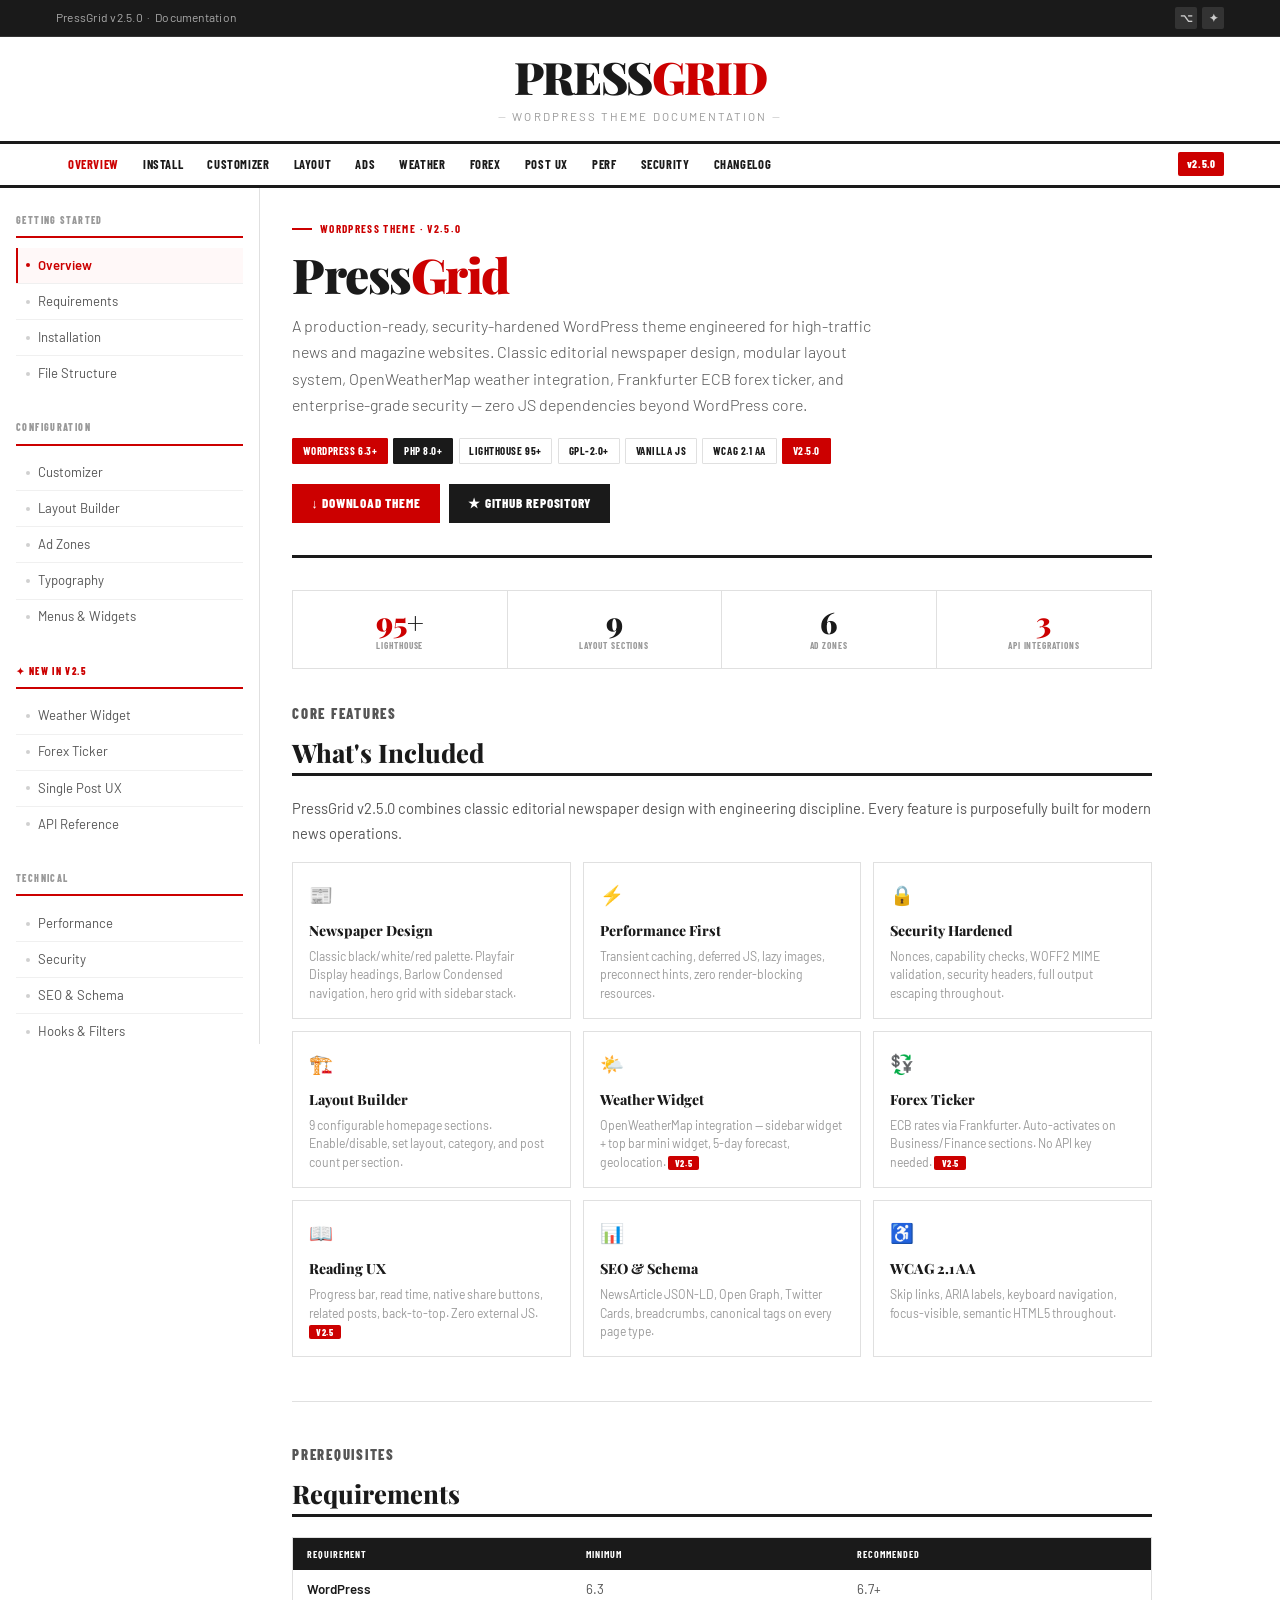
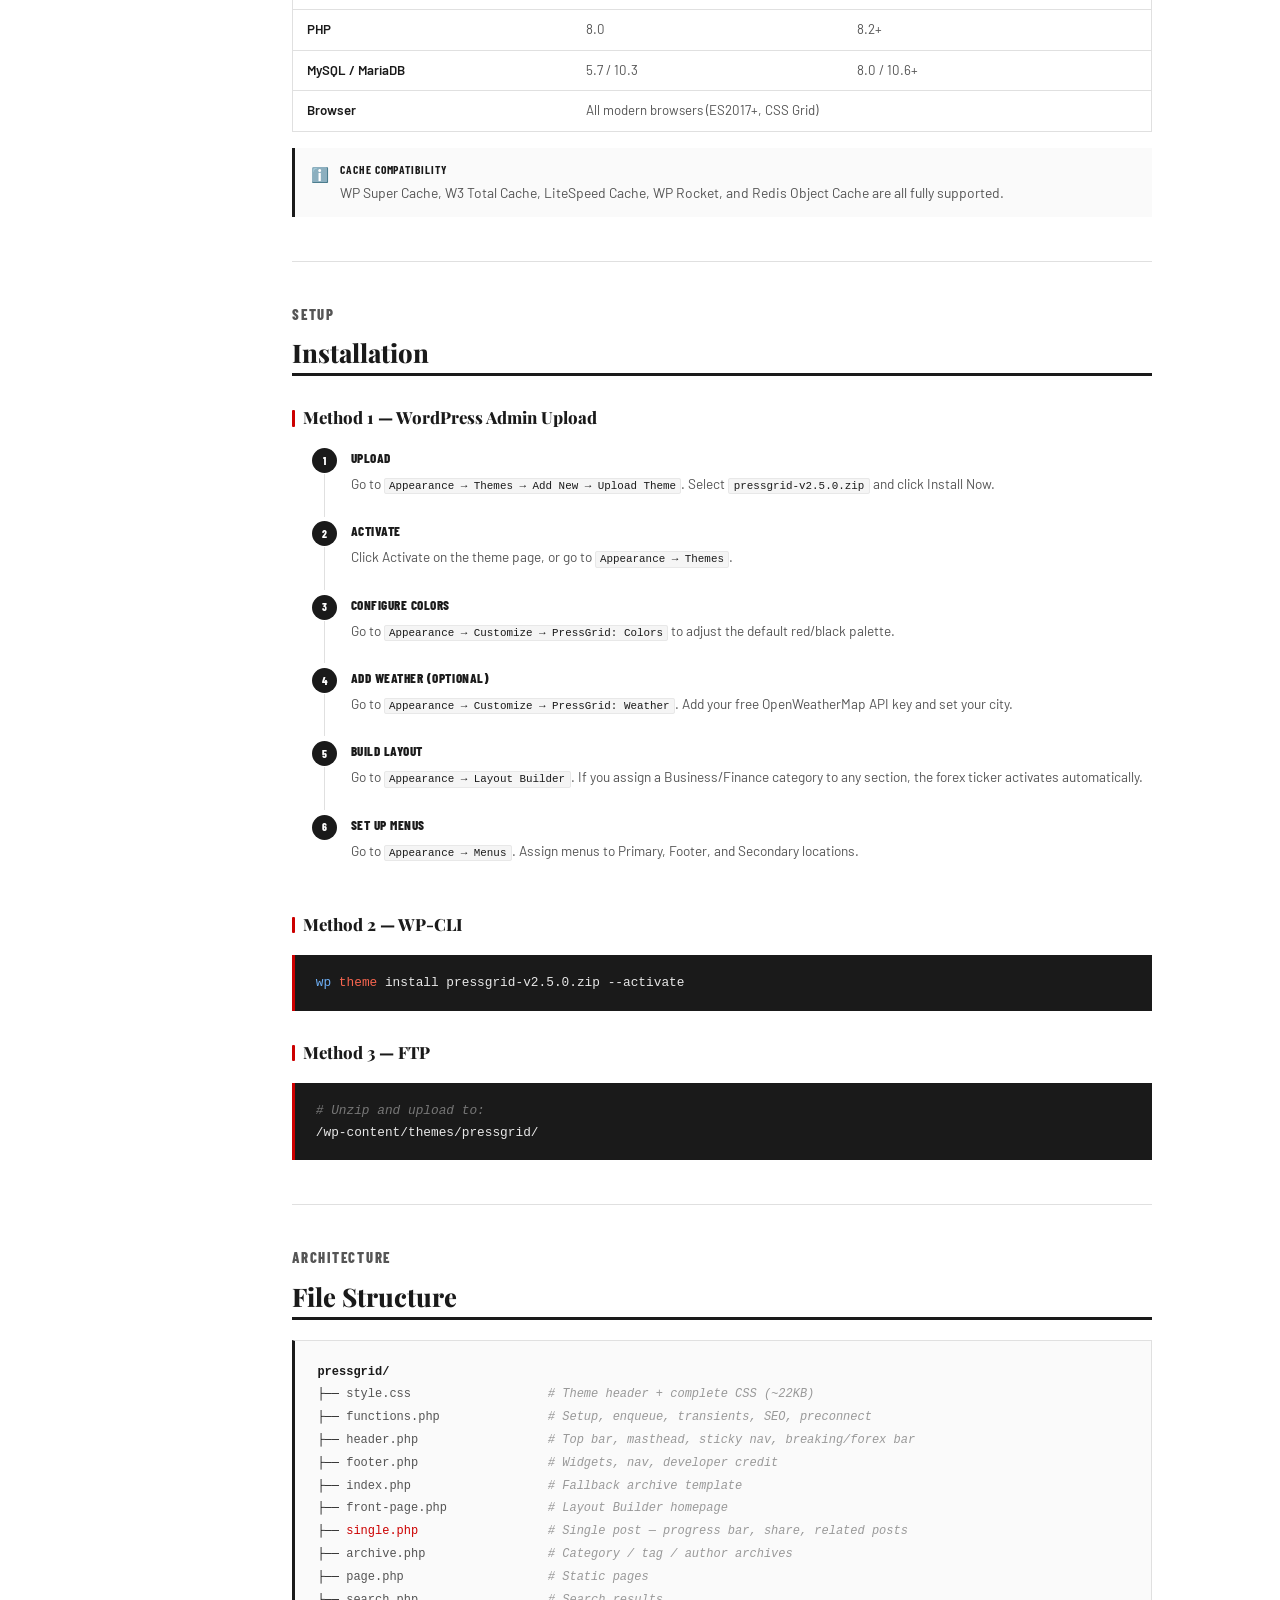
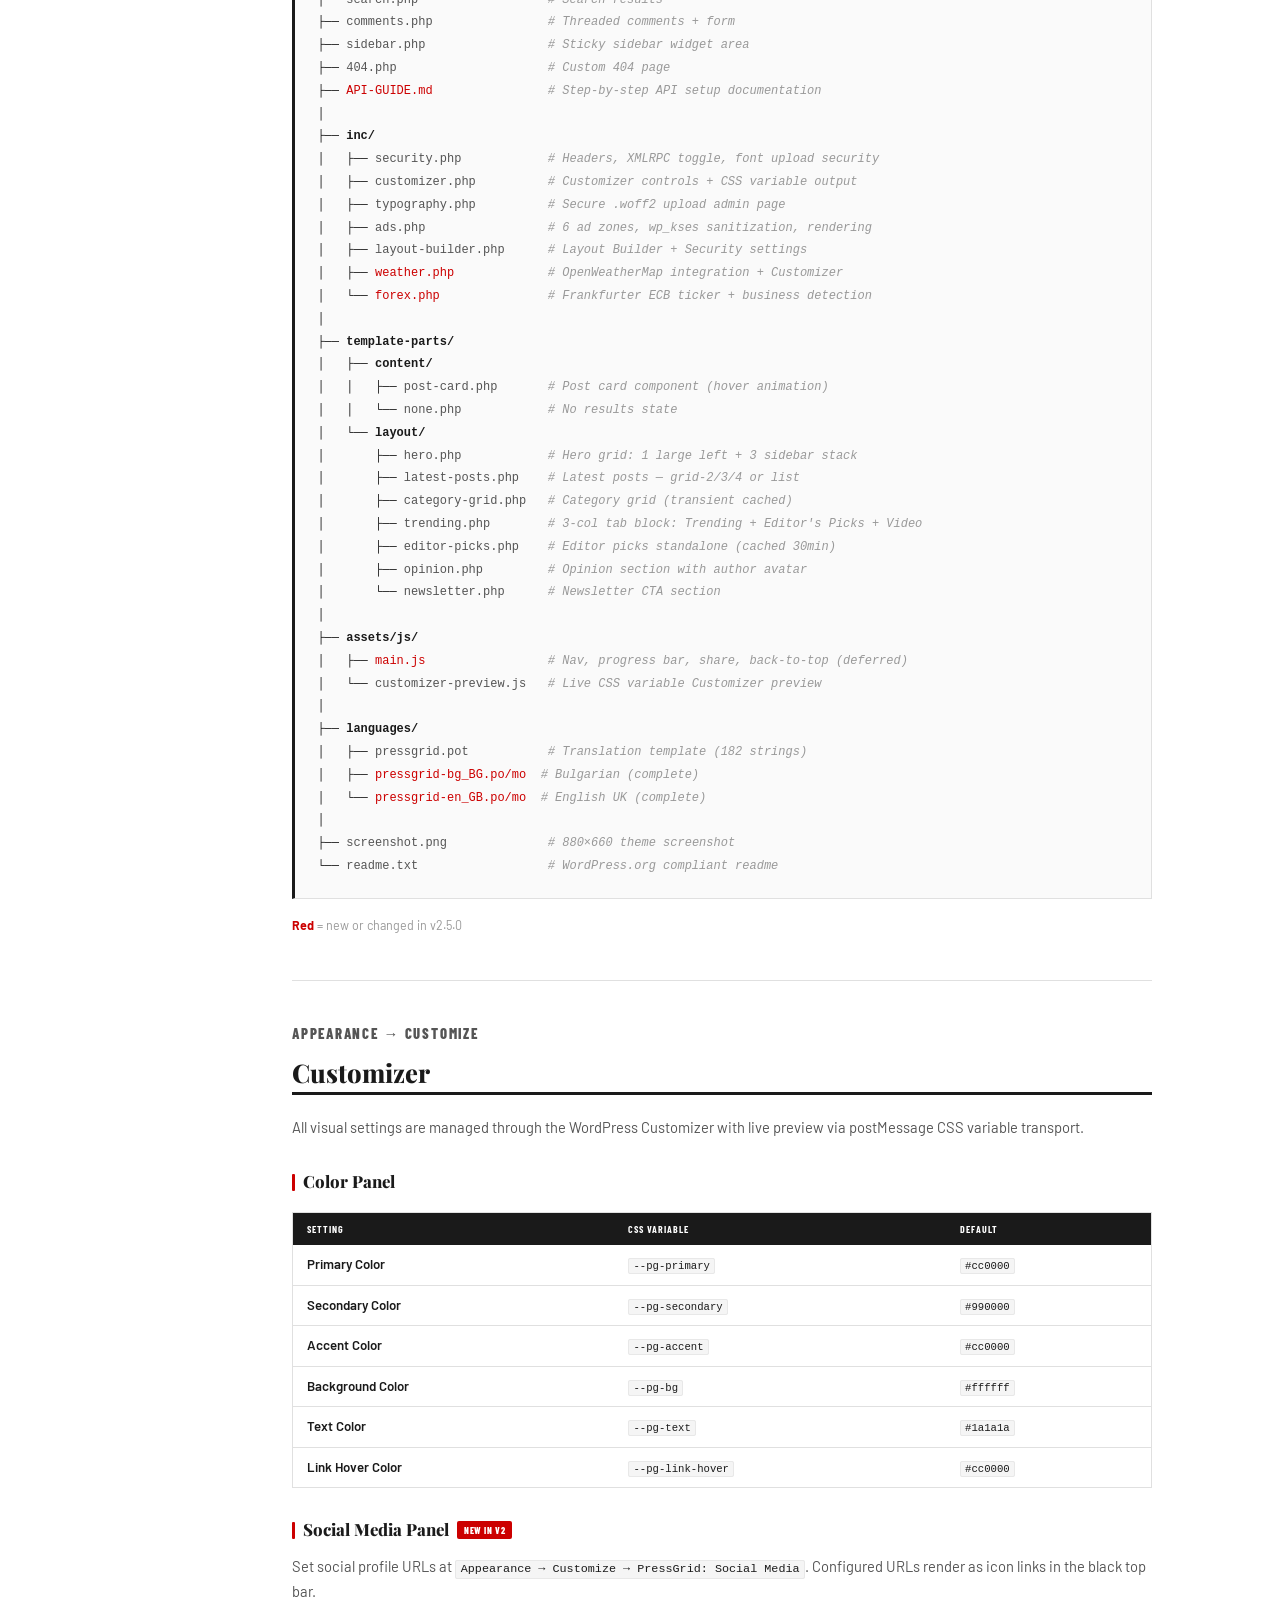
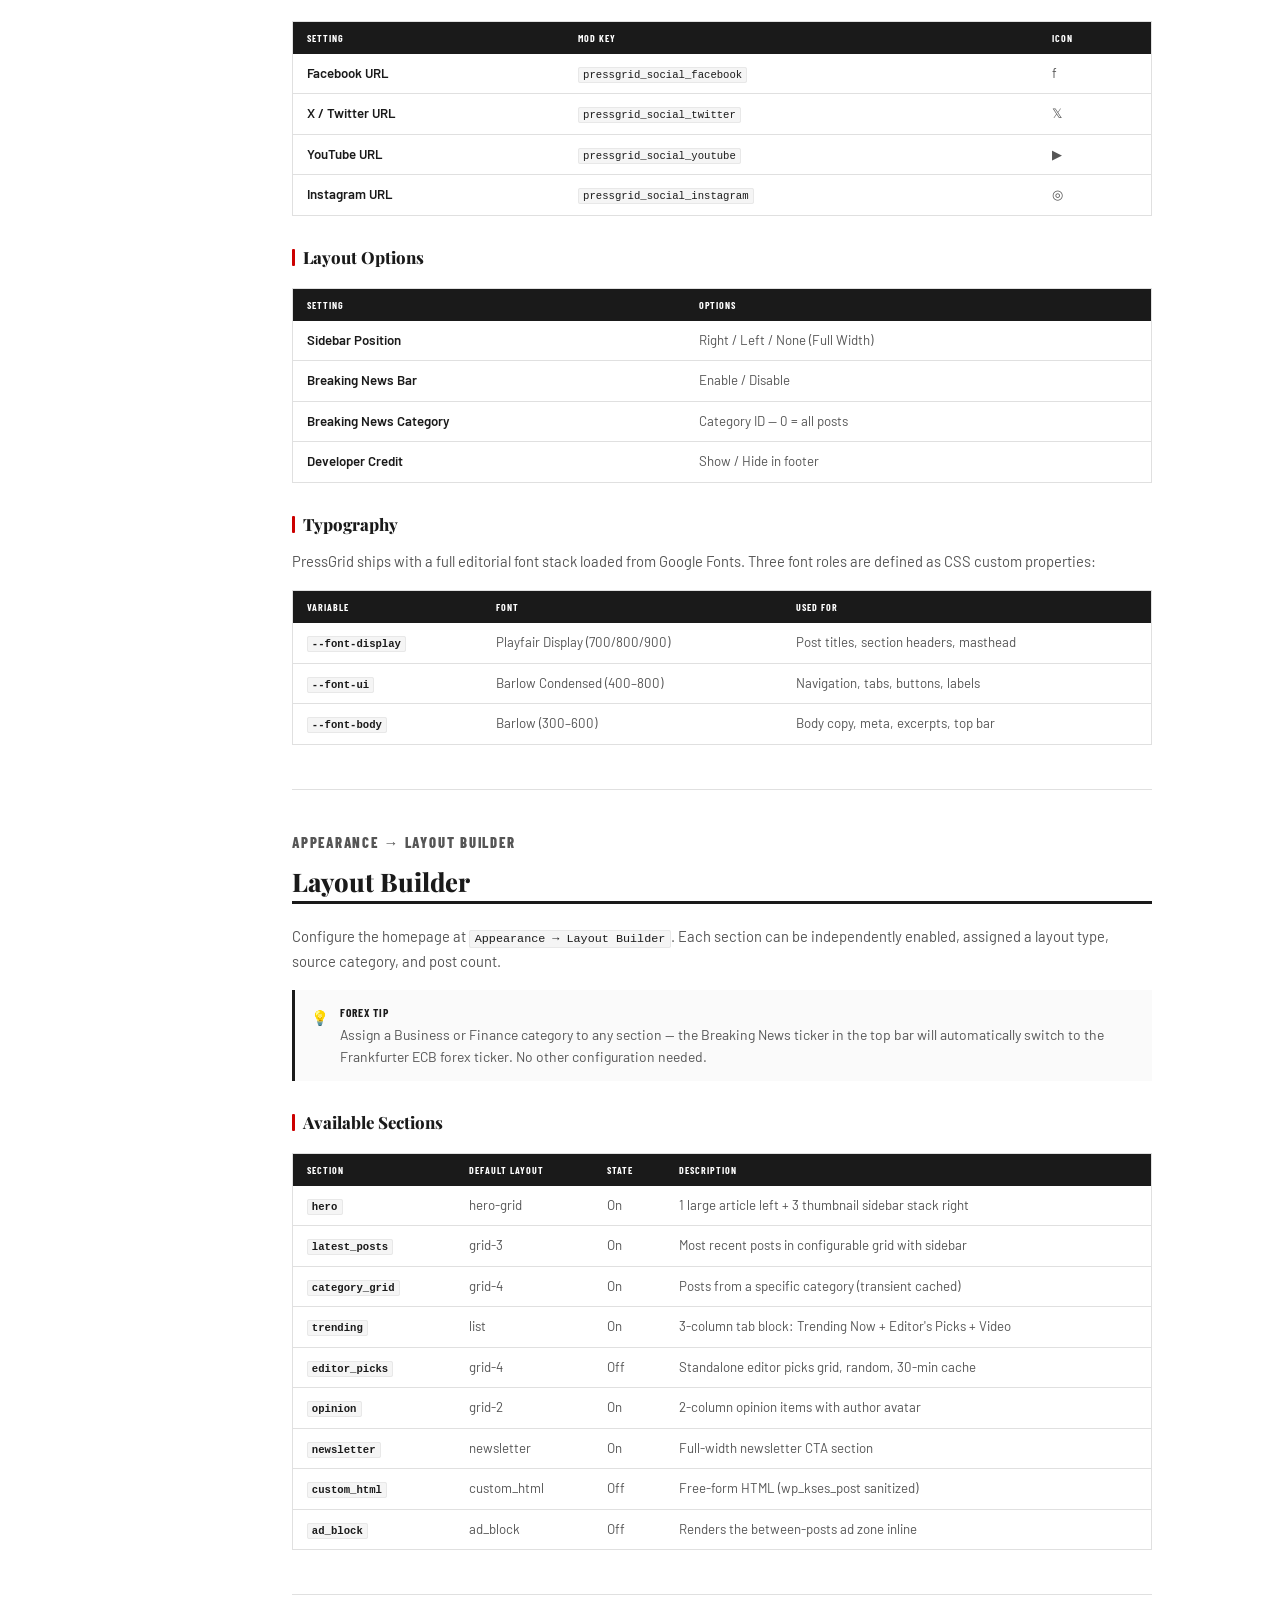
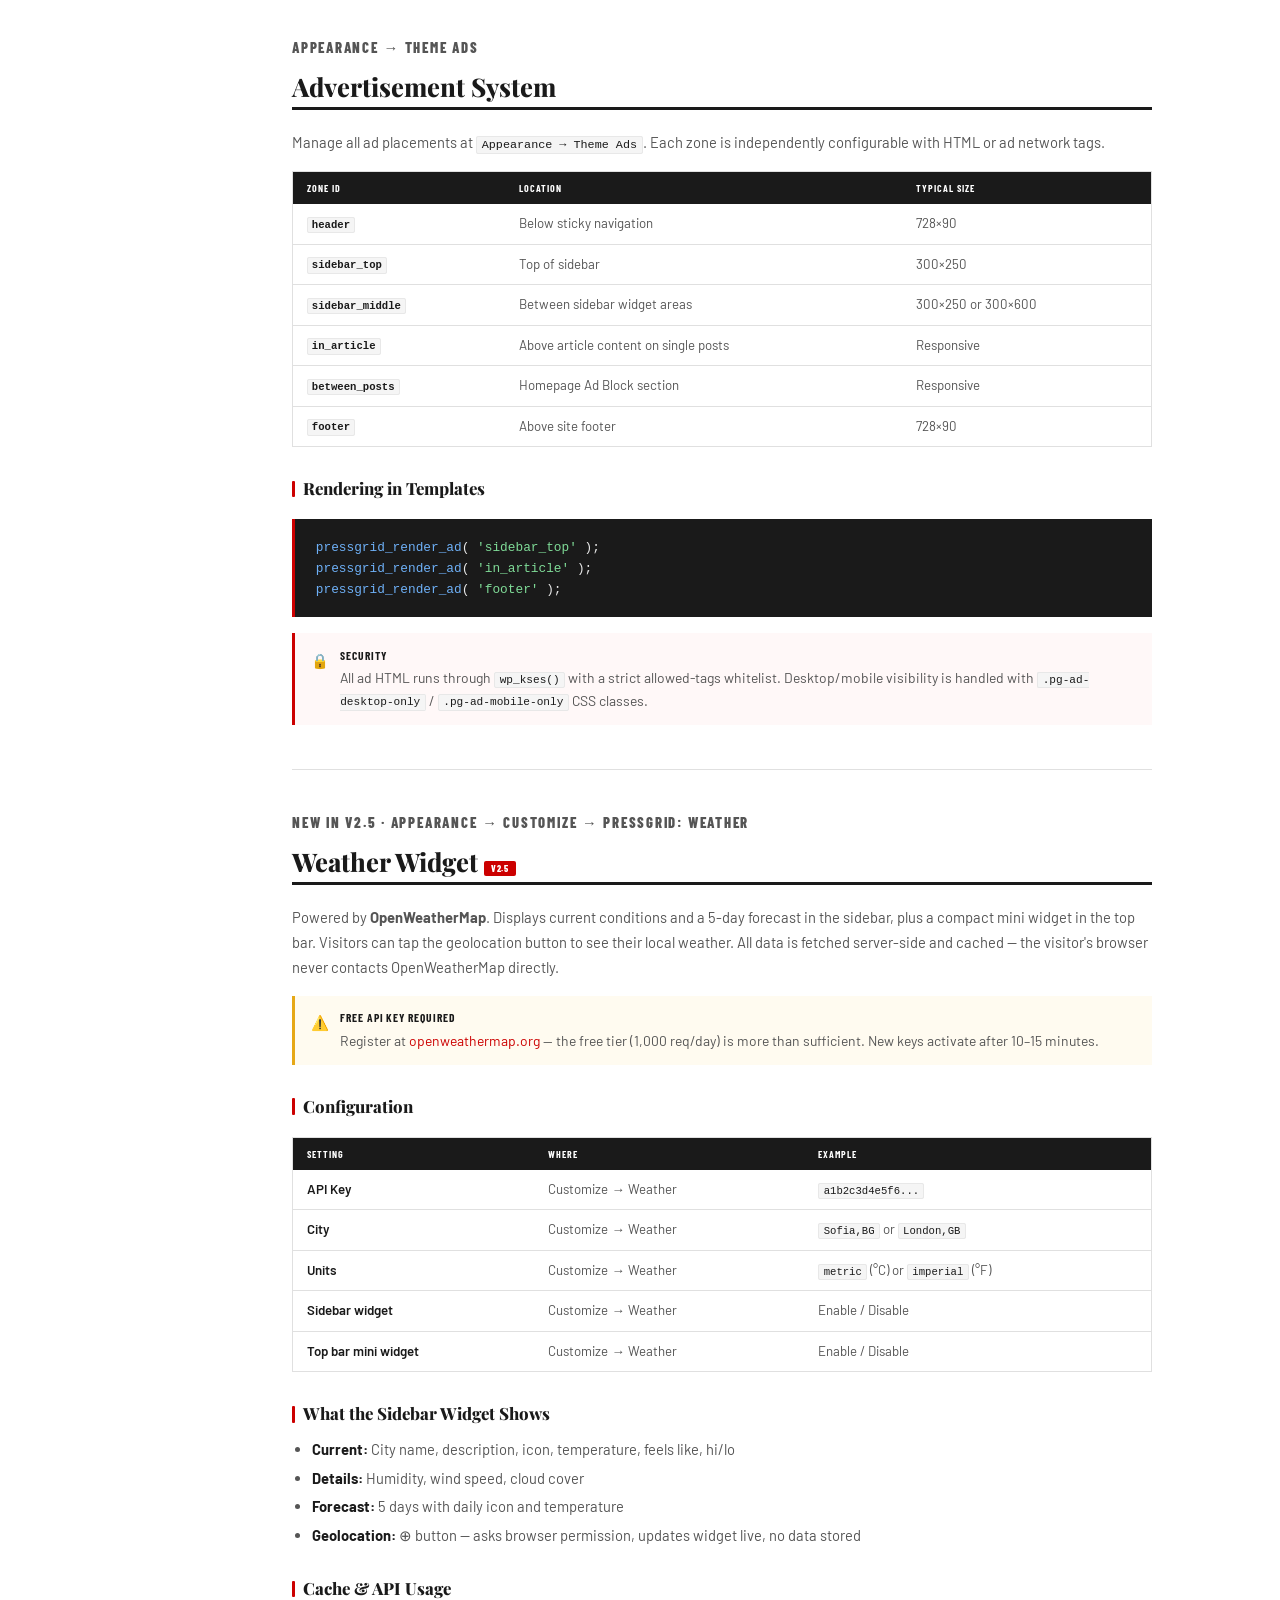
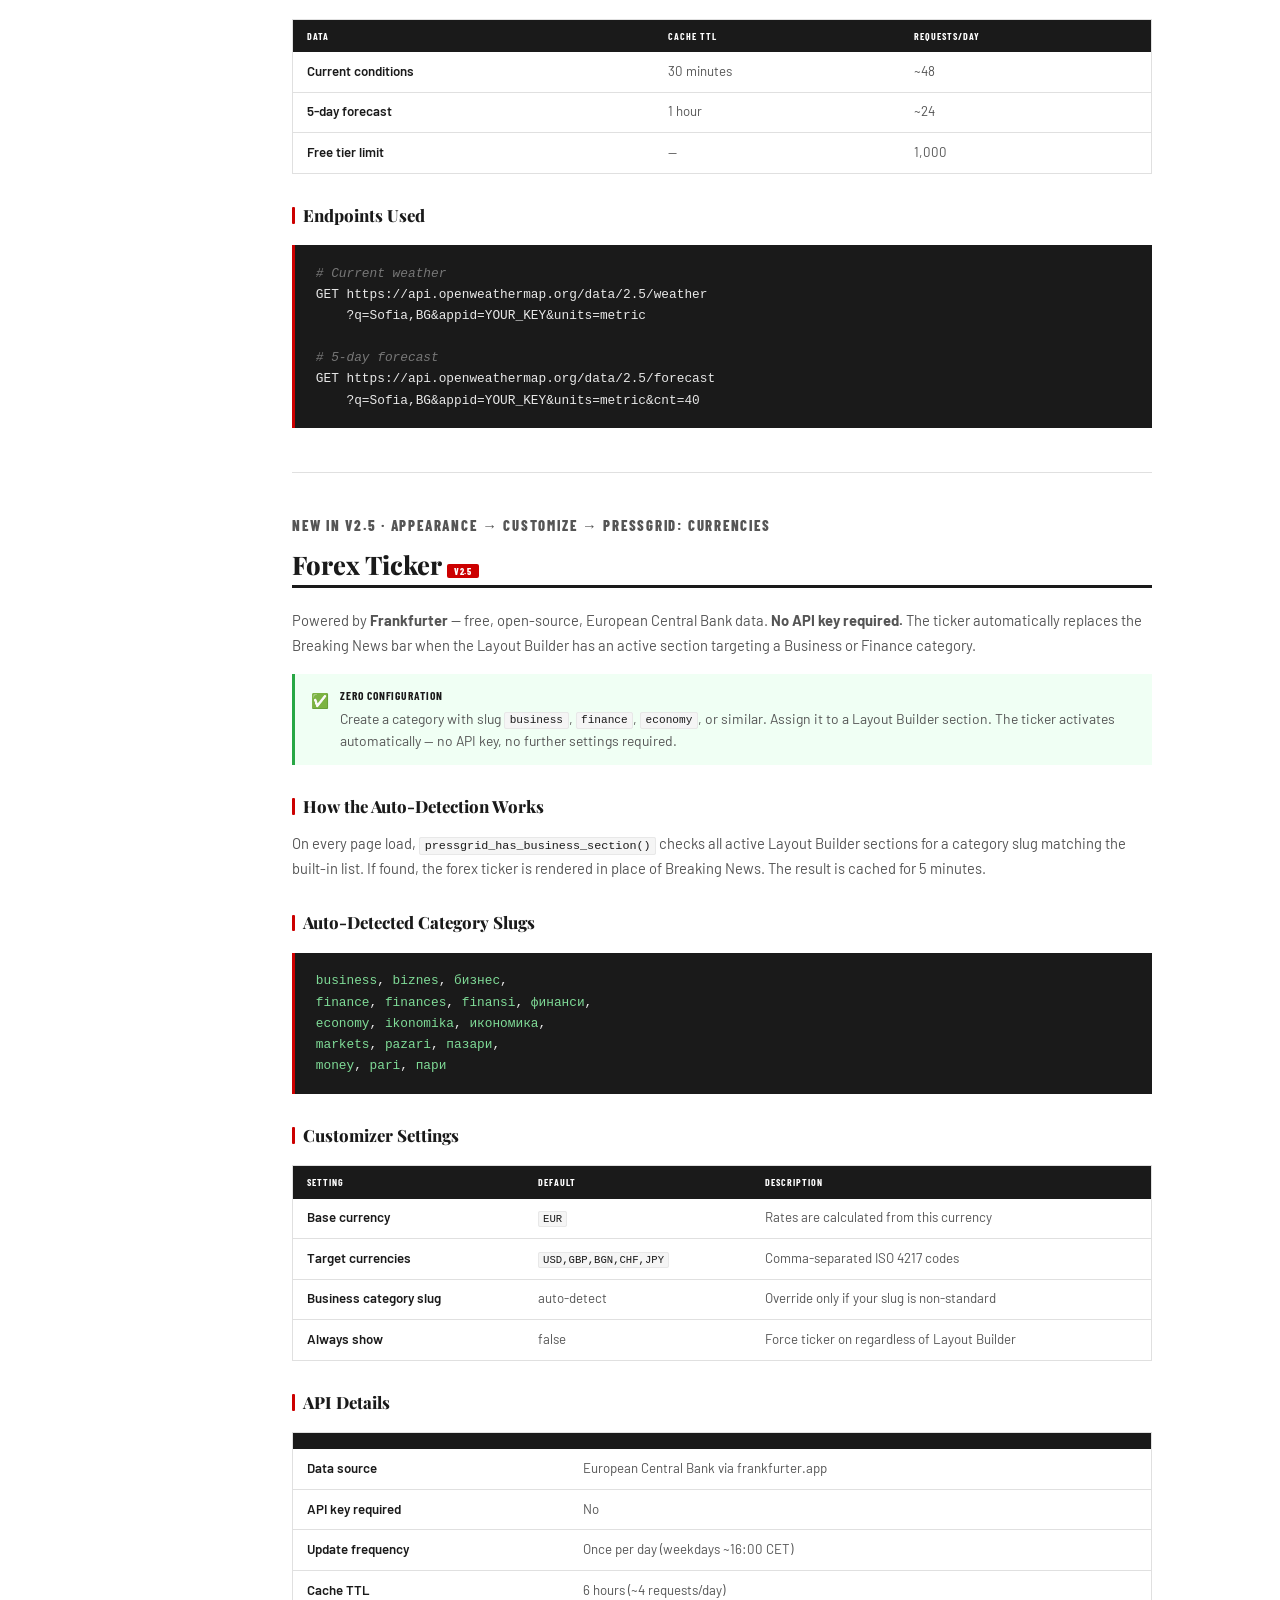
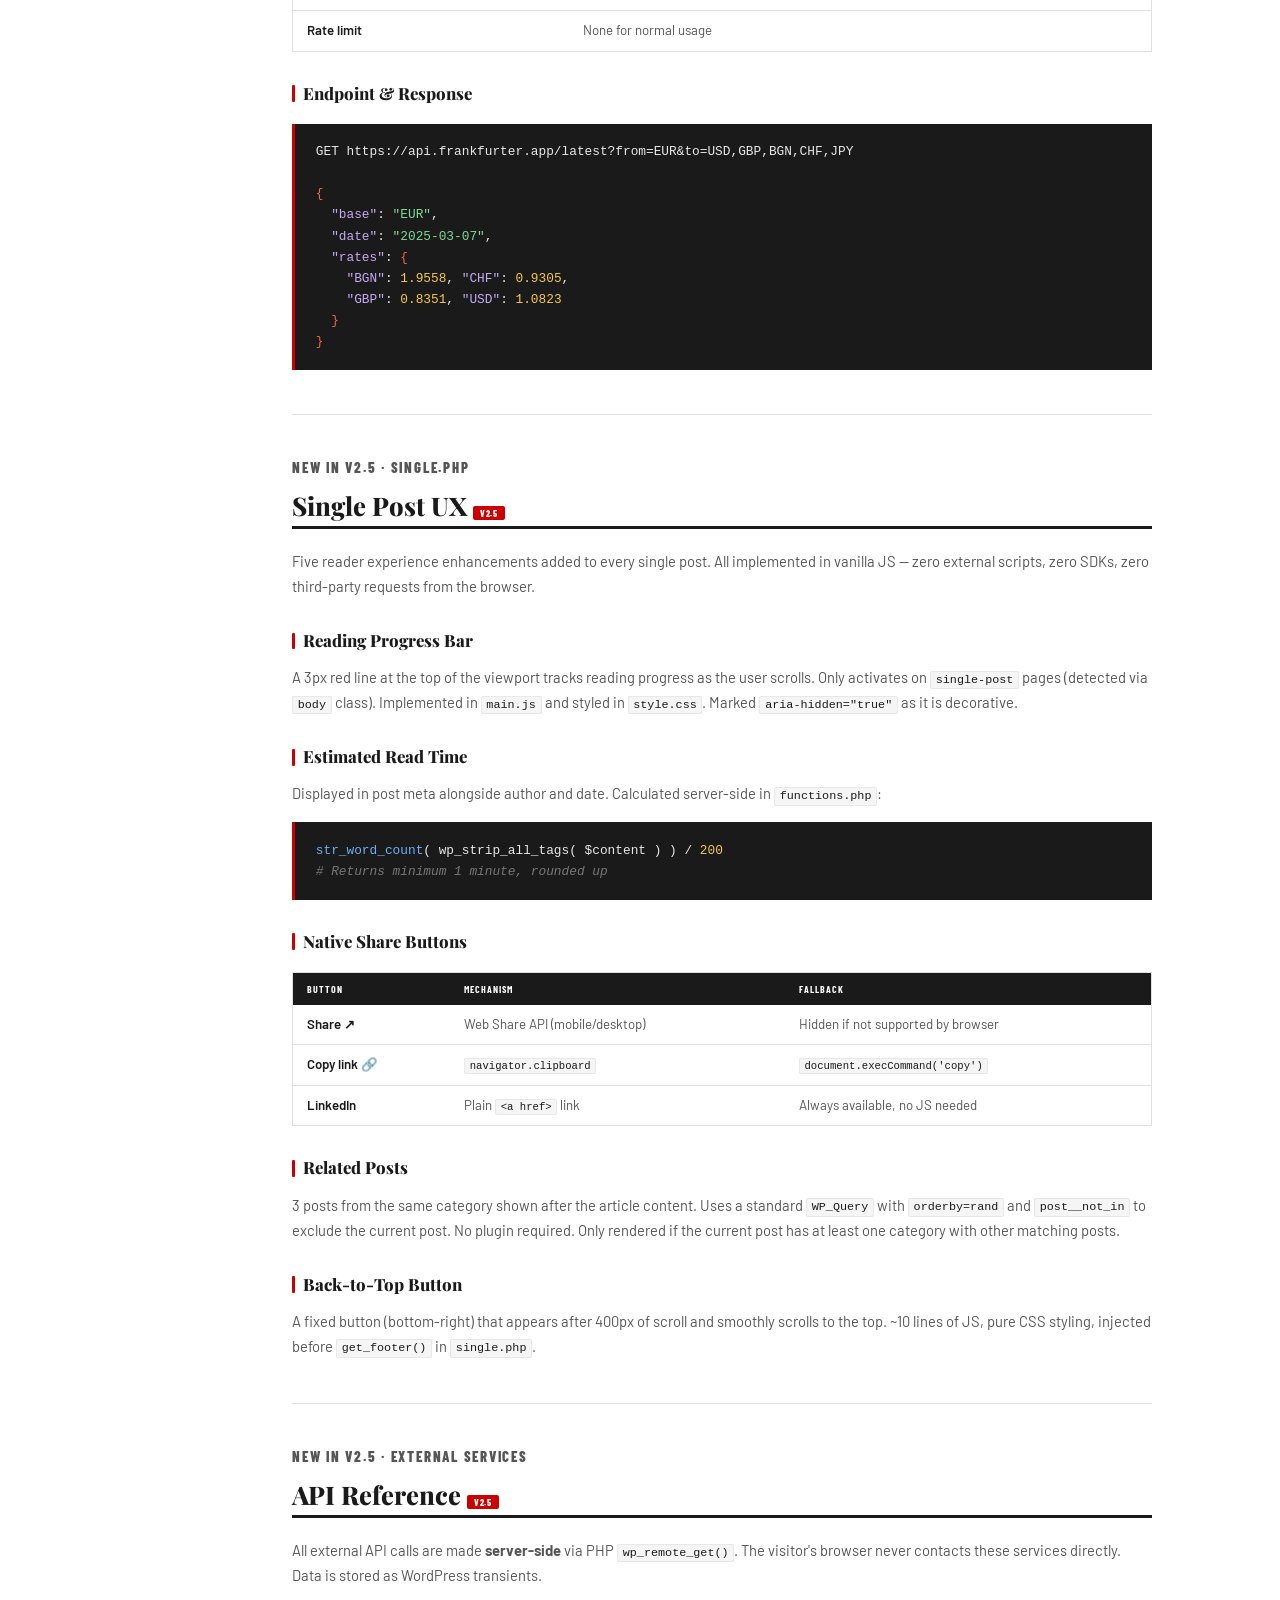
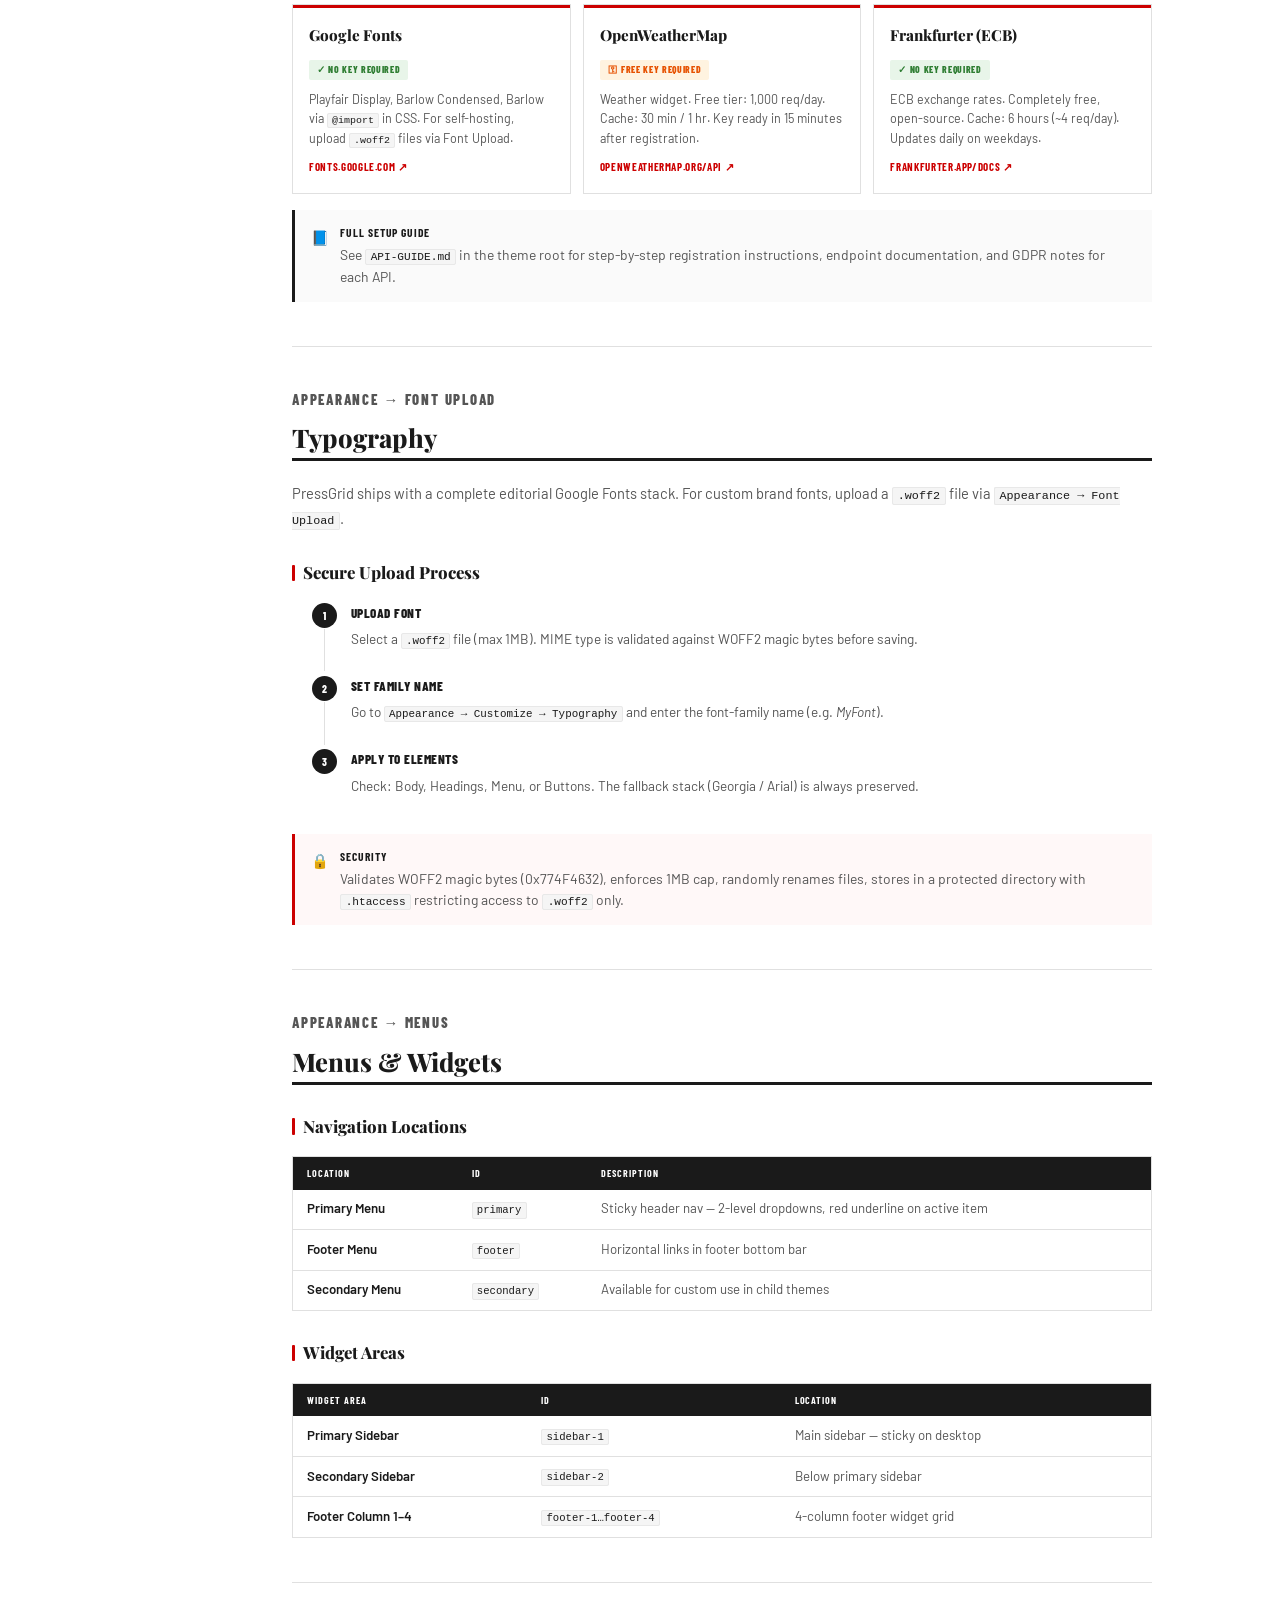
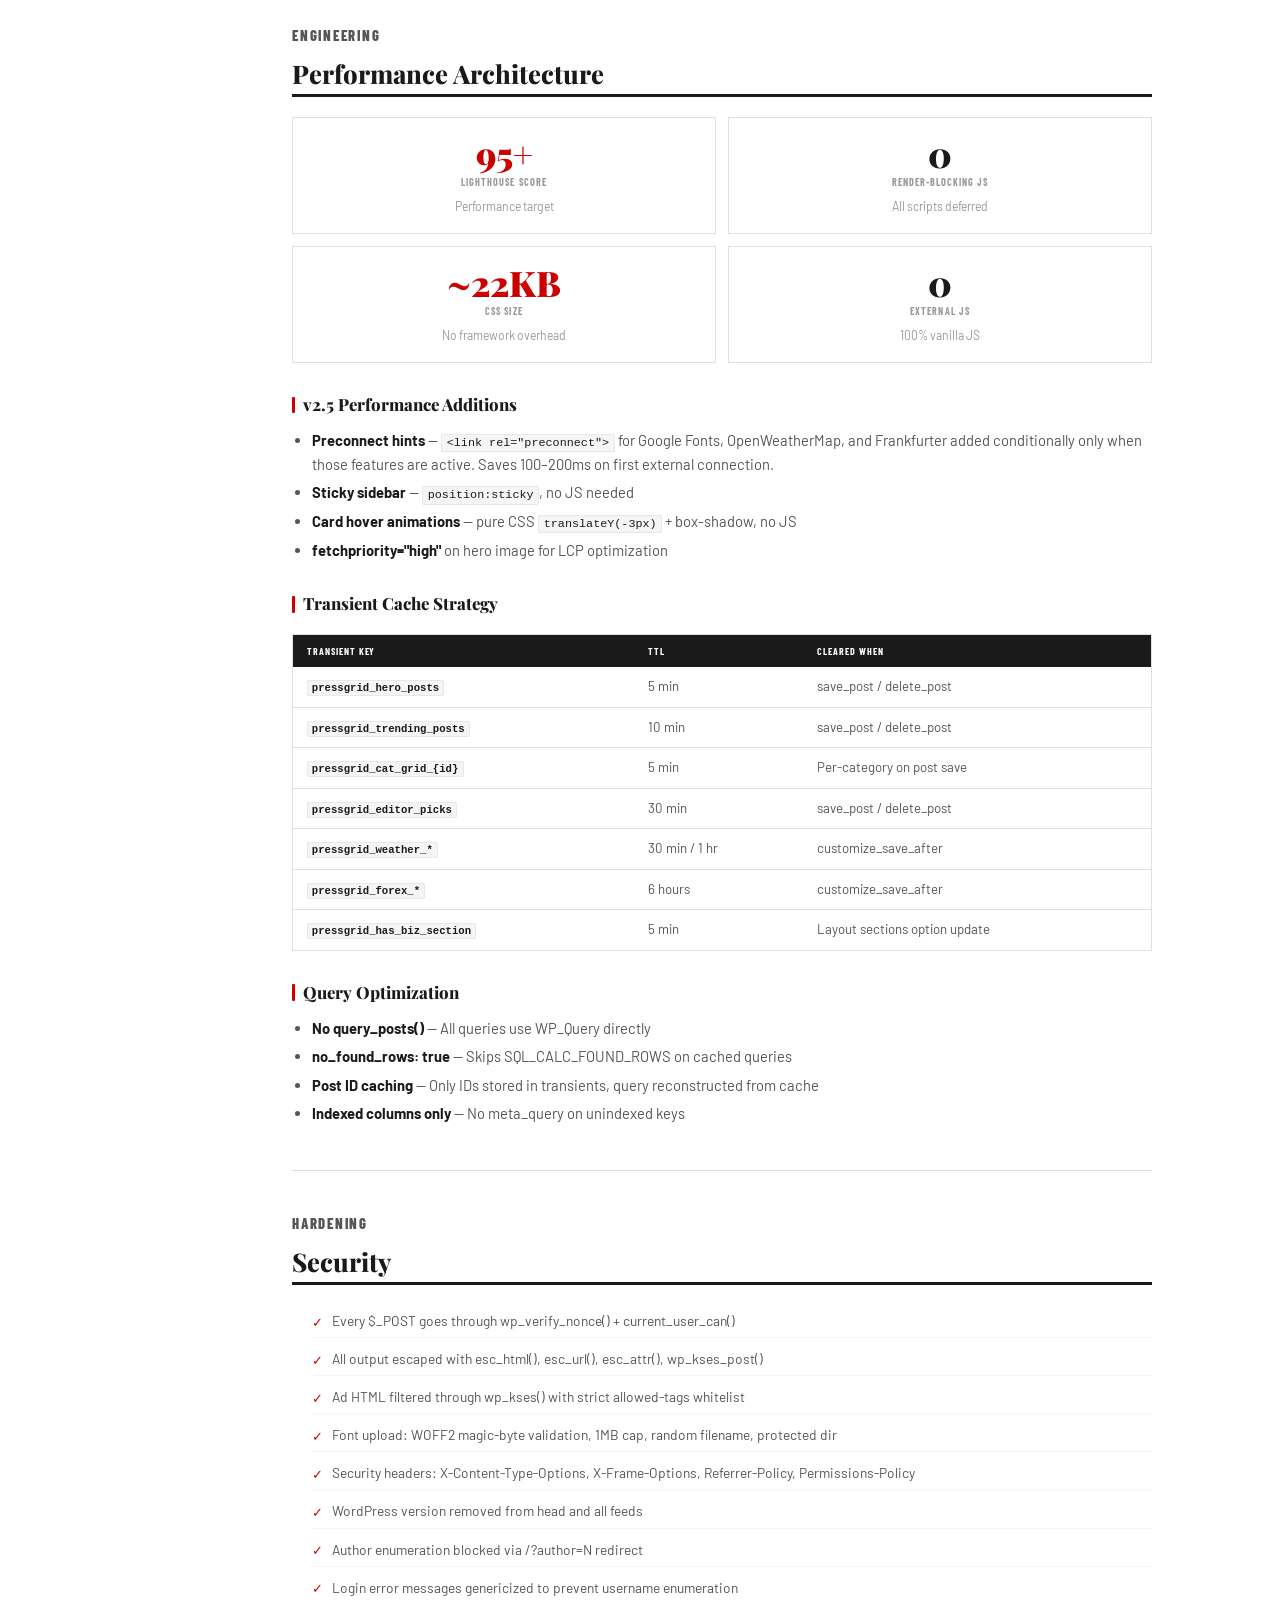
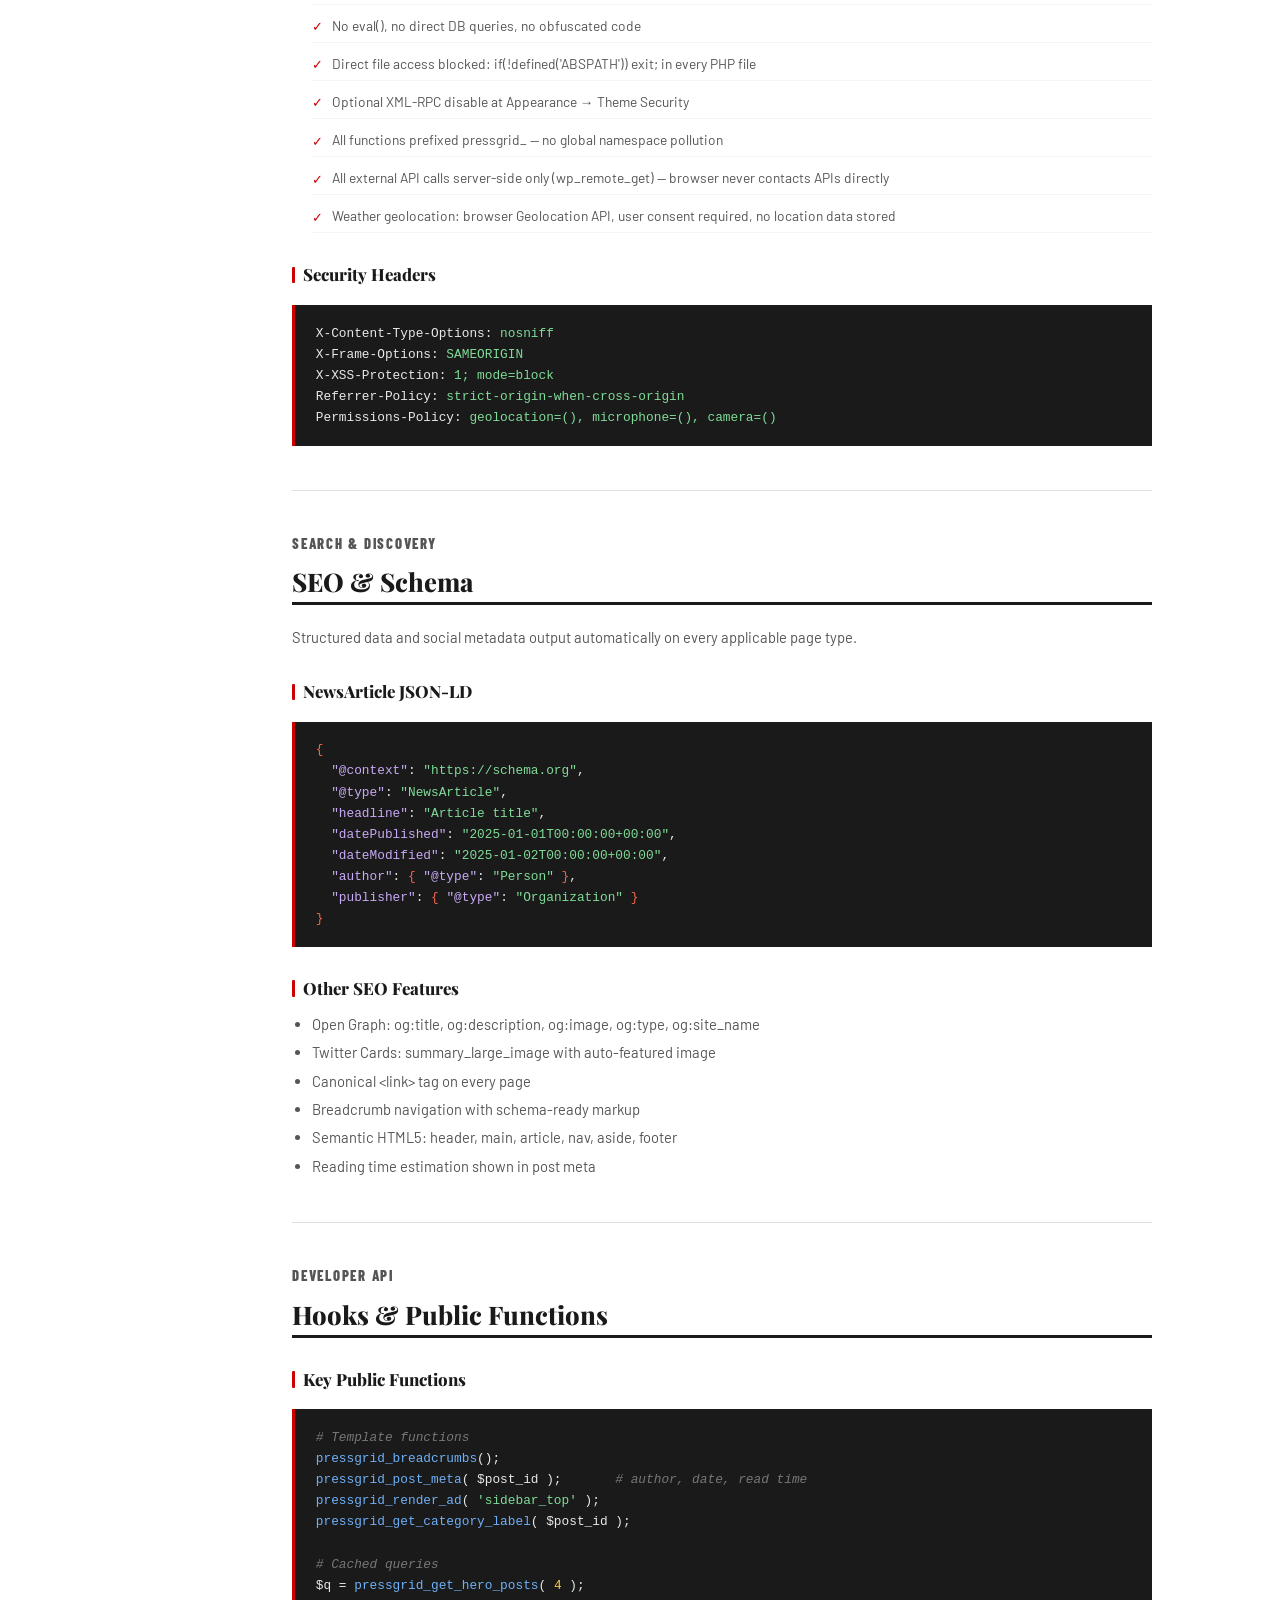
<file: index.html>
<!DOCTYPE html>
<html lang="en">
<head>
<meta charset="UTF-8"/>
<meta name="viewport" content="width=device-width, initial-scale=1.0"/>
<title>PressGrid Documentation — v2.5.0</title>
<meta name="description" content="Full documentation for PressGrid v2.5.0 — production-ready WordPress theme for news &amp; magazine websites."/>
<link rel="preconnect" href="https://fonts.googleapis.com"/>
<link rel="preconnect" href="https://fonts.gstatic.com" crossorigin/>
<link href="https://fonts.googleapis.com/css2?family=Playfair+Display:ital,wght@0,700;0,800;0,900;1,700&family=Barlow+Condensed:wght@400;500;600;700;800&family=Barlow:wght@300;400;500;600&display=swap" rel="stylesheet"/>
<style>
/* ============================================================
   RESET & TOKENS
   ============================================================ */
*,*::before,*::after{box-sizing:border-box;margin:0;padding:0}
html{font-size:16px;scroll-behavior:smooth;-webkit-text-size-adjust:100%}
body{
  background:#fff;
  color:#1a1a1a;
  font-family:'Barlow',Arial,sans-serif;
  font-weight:400;
  line-height:1.65;
  overflow-x:hidden;
  -webkit-font-smoothing:antialiased;
}
:root{
  --red:#cc0000;
  --red-dark:#990000;
  --black:#1a1a1a;
  --white:#fff;
  --gray-50:#fafafa;
  --gray-100:#f5f5f5;
  --gray-200:#e8e8e8;
  --gray-300:#d0d0d0;
  --gray-400:#999;
  --gray-600:#555;
  --border:#e0e0e0;
  --font-display:'Playfair Display',Georgia,serif;
  --font-ui:'Barlow Condensed','Arial Narrow',Arial,sans-serif;
  --font-body:'Barlow',Arial,sans-serif;
  --font-mono:'Courier New',Courier,monospace;
  --nav-w:260px;
  --content-max:860px;
  --gap:1.5rem;
}
img{max-width:100%;height:auto;display:block}
a{color:var(--red);text-decoration:none;transition:color .15s}
a:hover{color:var(--red-dark)}
a:focus-visible{outline:2px solid var(--red);outline-offset:2px}

/* ============================================================
   LAYOUT SHELL
   ============================================================ */
.pg-docs-shell{
  display:grid;
  grid-template-columns:var(--nav-w) 1fr;
  grid-template-areas:
    "topbar topbar"
    "masthead masthead"
    "nav-bar nav-bar"
    "sidebar main"
    "footer footer";
  min-height:100vh;
}

/* ============================================================
   TOP BAR
   ============================================================ */
.pg-topbar{
  grid-area:topbar;
  background:var(--black);
  color:#bbb;
  font-family:var(--font-body);
  font-size:.75rem;
  padding:.45rem 0;
  border-bottom:1px solid #333;
}
.pg-topbar-inner{
  max-width:1200px;
  margin:0 auto;
  padding:0 1rem;
  display:flex;
  align-items:center;
  justify-content:space-between;
  gap:.5rem;
  flex-wrap:wrap;
}
.pg-topbar-left{color:#aaa;letter-spacing:.02em;white-space:nowrap}
.pg-topbar-social{display:flex;gap:.3rem;flex-shrink:0}
.pg-topbar-social a{
  display:flex;align-items:center;justify-content:center;
  width:22px;height:22px;
  background:#333;border-radius:2px;
  color:#ccc;font-size:.7rem;font-weight:700;
  transition:background .15s,color .15s;
  text-decoration:none;
}
.pg-topbar-social a:hover{background:var(--red);color:#fff}

/* ============================================================
   MASTHEAD
   ============================================================ */
.pg-masthead{
  grid-area:masthead;
  text-align:center;
  padding:1.1rem 1rem .9rem;
  border-bottom:3px solid var(--black);
  background:#fff;
}
.pg-masthead-logo{
  display:inline-block;
  font-family:var(--font-display);
  font-size:clamp(1.6rem,4vw,2.8rem);
  font-weight:900;
  letter-spacing:-.03em;
  color:var(--black);
  line-height:1;
  text-decoration:none;
}
.pg-masthead-logo .accent{color:var(--red)}
.pg-masthead-tagline{
  font-family:var(--font-body);
  font-size:.72rem;
  color:#999;
  letter-spacing:.18em;
  text-transform:uppercase;
  margin-top:.3rem;
}
.pg-masthead-tagline::before,.pg-masthead-tagline::after{content:' — ';color:#ccc}

/* ============================================================
   NAV BAR
   ============================================================ */
.pg-nav-bar{
  grid-area:nav-bar;
  background:#fff;
  border-bottom:3px solid var(--black);
  position:sticky;
  top:0;
  z-index:200;
  box-shadow:none;
  transition:box-shadow .2s;
}
.pg-nav-bar.scrolled{box-shadow:0 2px 12px rgba(0,0,0,.1)}
.pg-nav-bar-inner{
  max-width:1200px;
  margin:0 auto;
  padding:0 1rem;
  display:flex;
  align-items:center;
  justify-content:space-between;
  gap:.5rem;
}
.pg-nav-links{
  display:flex;
  list-style:none;
  flex-wrap:wrap;
  overflow:hidden;
}
.pg-nav-links li a{
  display:block;
  padding:.65rem .75rem;
  font-family:var(--font-ui);
  font-size:.78rem;
  font-weight:700;
  letter-spacing:.05em;
  text-transform:uppercase;
  color:var(--black);
  border-bottom:3px solid transparent;
  margin-bottom:-3px;
  transition:color .15s,border-color .15s;
  white-space:nowrap;
}
.pg-nav-links li a:hover,
.pg-nav-links li a.active{color:var(--red);border-bottom-color:var(--red)}
.pg-nav-badge{
  font-family:var(--font-ui);
  font-size:.68rem;
  font-weight:800;
  background:var(--red);
  color:#fff;
  padding:.2rem .55rem;
  border-radius:2px;
  letter-spacing:.05em;
  white-space:nowrap;
  flex-shrink:0;
}
.pg-nav-toggle{
  display:none;
  background:none;
  border:none;
  cursor:pointer;
  padding:.5rem;
  font-size:1.2rem;
  color:var(--black);
  line-height:1;
  flex-shrink:0;
}

/* ============================================================
   SIDEBAR
   ============================================================ */
.pg-sidebar{
  grid-area:sidebar;
  width:var(--nav-w);
  border-right:1px solid var(--border);
  position:sticky;
  top:44px;
  height:calc(100vh - 44px);
  overflow-y:auto;
  scrollbar-width:thin;
  scrollbar-color:var(--gray-300) transparent;
  background:#fff;
}
.pg-sidebar::-webkit-scrollbar{width:4px}
.pg-sidebar::-webkit-scrollbar-thumb{background:var(--gray-300);border-radius:2px}
.pg-sidebar-inner{padding:1.25rem 1rem 3rem}
.pg-sib-section{margin-bottom:1.5rem}
.pg-sib-label{
  font-family:var(--font-ui);
  font-size:.62rem;
  font-weight:800;
  text-transform:uppercase;
  letter-spacing:.14em;
  color:var(--gray-400);
  padding:.25rem 0 .5rem;
  border-bottom:2px solid var(--red);
  margin-bottom:.6rem;
  display:block;
}
.pg-sib-label.new-label{color:var(--red)}
.pg-sib-links{list-style:none}
.pg-sib-links li{border-bottom:1px solid #f0f0f0}
.pg-sib-links li:last-child{border-bottom:none}
.pg-sib-links li a{
  display:flex;
  align-items:center;
  gap:.5rem;
  padding:.42rem .5rem;
  font-family:var(--font-body);
  font-size:.82rem;
  color:var(--gray-600);
  transition:color .15s,background .15s;
  border-left:2px solid transparent;
}
.pg-sib-links li a::before{
  content:'';
  width:4px;height:4px;
  border-radius:50%;
  background:var(--gray-300);
  flex-shrink:0;
  transition:background .15s;
}
.pg-sib-links li a:hover{color:var(--black);background:var(--gray-50)}
.pg-sib-links li a:hover::before{background:var(--red)}
.pg-sib-links li a.active{color:var(--red);font-weight:600;background:#fff8f8;border-left-color:var(--red)}
.pg-sib-links li a.active::before{background:var(--red)}
.pg-sib-footer{
  margin-top:2rem;
  padding-top:1rem;
  border-top:1px solid var(--border);
  font-size:.72rem;
  color:var(--gray-400);
  line-height:1.6;
}
.pg-sib-footer a{color:var(--gray-600)}
.pg-sib-footer a:hover{color:var(--red)}

/* ============================================================
   MAIN CONTENT
   ============================================================ */
.pg-main{
  grid-area:main;
  min-width:0;
  padding:2rem 2rem 4rem;
  overflow-x:hidden;
}
.pg-main-inner{
  max-width:var(--content-max);
}

/* ============================================================
   HERO BANNER
   ============================================================ */
.pg-doc-hero{
  border-bottom:3px solid var(--black);
  margin-bottom:2rem;
  padding-bottom:2rem;
}
.pg-doc-hero-eyebrow{
  font-family:var(--font-ui);
  font-size:.7rem;
  font-weight:700;
  text-transform:uppercase;
  letter-spacing:.12em;
  color:var(--red);
  margin-bottom:.6rem;
  display:flex;
  align-items:center;
  gap:.5rem;
}
.pg-doc-hero-eyebrow::before{
  content:'';display:inline-block;
  width:20px;height:2px;background:var(--red);
}
.pg-doc-hero h1{
  font-family:var(--font-display);
  font-size:clamp(1.8rem,5vw,3rem);
  font-weight:900;
  line-height:1.1;
  letter-spacing:-.03em;
  color:var(--black);
  margin-bottom:.75rem;
}
.pg-doc-hero h1 .accent{color:var(--red)}
.pg-doc-hero-sub{
  font-size:1rem;
  color:var(--gray-600);
  line-height:1.65;
  max-width:600px;
  margin-bottom:1.25rem;
  font-weight:300;
}
.pg-tags{display:flex;gap:.35rem;flex-wrap:wrap;margin-bottom:1.25rem}
.pg-tag{
  font-family:var(--font-ui);
  font-size:.68rem;
  font-weight:700;
  text-transform:uppercase;
  letter-spacing:.05em;
  padding:.18rem .6rem;
  border:1px solid var(--border);
  color:var(--gray-600);
  border-radius:1px;
}
.pg-tag.red{background:var(--red);color:#fff;border-color:var(--red)}
.pg-tag.black{background:var(--black);color:#fff;border-color:var(--black)}
.pg-tag.outline{background:#fff;color:var(--black)}
.pg-btns{display:flex;gap:.6rem;flex-wrap:wrap}
.pg-btn{
  display:inline-flex;align-items:center;gap:.4rem;
  padding:.55rem 1.2rem;
  font-family:var(--font-ui);
  font-weight:800;
  font-size:.82rem;
  text-transform:uppercase;
  letter-spacing:.06em;
  transition:background .15s,color .15s,transform .1s;
  cursor:pointer;
  text-decoration:none;
  border:none;
}
.pg-btn-primary{background:var(--red);color:#fff}
.pg-btn-primary:hover{background:var(--red-dark);color:#fff;transform:translateY(-1px)}
.pg-btn-secondary{background:var(--black);color:#fff}
.pg-btn-secondary:hover{background:#333;color:#fff;transform:translateY(-1px)}

/* ============================================================
   STATS BAR
   ============================================================ */
.pg-stats{
  display:grid;
  grid-template-columns:repeat(4,1fr);
  border:1px solid var(--border);
  margin-bottom:2rem;
  overflow:hidden;
}
.pg-stat{
  padding:1rem .75rem;
  text-align:center;
  border-right:1px solid var(--border);
  min-width:0;
}
.pg-stat:last-child{border-right:none}
.pg-stat-num{
  font-family:var(--font-display);
  font-size:clamp(1.2rem,3vw,1.85rem);
  font-weight:900;
  color:var(--black);
  line-height:1;
  margin-bottom:.2rem;
  word-break:break-all;
}
.pg-stat-num .hi{color:var(--red)}
.pg-stat-label{
  font-family:var(--font-ui);
  font-size:.58rem;
  font-weight:700;
  text-transform:uppercase;
  letter-spacing:.1em;
  color:var(--gray-400);
  line-height:1.3;
}

/* ============================================================
   SECTIONS
   ============================================================ */
.pg-section{margin-bottom:2.75rem;scroll-margin-top:52px}
.pg-section-header{
  display:flex;
  align-items:flex-end;
  justify-content:space-between;
  border-bottom:3px solid var(--black);
  padding-bottom:.45rem;
  margin-bottom:1.25rem;
  flex-wrap:wrap;
  gap:.5rem;
}
.pg-section-title{
  font-family:var(--font-display);
  font-size:clamp(1.25rem,3vw,1.6rem);
  font-weight:800;
  color:var(--black);
  line-height:1;
}
.pg-section-eyebrow{
  font-family:var(--font-ui);
  font-size:.65rem;
  font-weight:800;
  text-transform:uppercase;
  letter-spacing:.12em;
  color:var(--red);
  margin-bottom:.35rem;
}
.pg-section p{
  font-size:.92rem;
  color:var(--gray-600);
  line-height:1.7;
  margin-bottom:.85rem;
}
.pg-section ul,.pg-section ol{
  padding-left:1.25rem;
  margin-bottom:.85rem;
  font-size:.92rem;
  color:var(--gray-600);
}
.pg-section li{margin-bottom:.3rem;line-height:1.6}
.pg-section li strong{color:var(--black)}
hr.pg-divider{border:none;border-top:1px solid var(--border);margin:2.5rem 0}

/* ============================================================
   SUBSECTION HEADER (h3)
   ============================================================ */
.pg-sub-header{
  font-family:var(--font-display);
  font-size:1.05rem;
  font-weight:800;
  color:var(--black);
  margin:1.75rem 0 .65rem;
  display:flex;
  align-items:center;
  gap:.5rem;
  flex-wrap:wrap;
}
.pg-sub-header::before{
  content:'';
  display:inline-block;
  width:3px;height:1em;
  background:var(--red);
  border-radius:1px;
  flex-shrink:0;
}
.pg-new-badge{
  font-family:var(--font-ui);
  font-size:.58rem;
  font-weight:800;
  text-transform:uppercase;
  letter-spacing:.06em;
  background:var(--red);
  color:#fff;
  padding:.1rem .45rem;
  border-radius:2px;
  white-space:nowrap;
}

/* ============================================================
   FEATURE CARDS
   ============================================================ */
.pg-card-grid{
  display:grid;
  grid-template-columns:repeat(3,1fr);
  gap:.75rem;
  margin:1rem 0;
}
.pg-card{
  border:1px solid var(--border);
  padding:1rem;
  position:relative;
  transition:border-color .15s,box-shadow .15s;
  background:#fff;
}
.pg-card::before{
  content:'';
  position:absolute;
  top:0;left:0;right:0;
  height:3px;
  background:var(--red);
  opacity:0;
  transition:opacity .15s;
}
.pg-card:hover{border-color:var(--gray-300);box-shadow:0 3px 14px rgba(0,0,0,.07)}
.pg-card:hover::before{opacity:1}
.pg-card-icon{font-size:1.2rem;margin-bottom:.55rem}
.pg-card-title{
  font-family:var(--font-display);
  font-size:.88rem;
  font-weight:800;
  color:var(--black);
  margin-bottom:.3rem;
}
.pg-card-desc{font-size:.76rem;color:var(--gray-400);line-height:1.5}

/* ============================================================
   FILE TREE
   ============================================================ */
.pg-ftree{
  background:var(--gray-50);
  border:1px solid var(--border);
  border-left:3px solid var(--black);
  padding:1.25rem 1.4rem;
  font-family:var(--font-mono);
  font-size:.75rem;
  line-height:1.9;
  overflow-x:auto;
  -webkit-overflow-scrolling:touch;
  white-space:pre;
  margin:1rem 0;
  max-width:100%;
}
.pg-ftree .d{color:var(--black);font-weight:700}
.pg-ftree .f{color:var(--gray-600)}
.pg-ftree .c{color:var(--gray-400);font-style:italic}
.pg-ftree .hi{color:var(--red)}

/* ============================================================
   CODE BLOCKS
   ============================================================ */
code:not(pre code){
  font-family:var(--font-mono);
  font-size:.8em;
  background:var(--gray-100);
  color:var(--black);
  padding:.1em .4em;
  border:1px solid var(--gray-200);
  border-radius:2px;
  word-break:break-word;
}
pre{
  background:var(--black);
  color:#e8e8e8;
  font-family:var(--font-mono);
  font-size:.8rem;
  line-height:1.65;
  padding:1.1rem 1.3rem;
  overflow-x:auto;
  -webkit-overflow-scrolling:touch;
  margin:1rem 0;
  max-width:100%;
  border-left:3px solid var(--red);
  word-wrap:normal;
}
pre .cm{color:#777;font-style:italic}
pre .kw{color:#f7654f}
pre .fn{color:#6eb0f7}
pre .str{color:#7fdb97}
pre .num{color:#f7c94f}
pre .var{color:#e8e8e8}
pre .prop{color:#c8a9f5}

/* ============================================================
   TABLES — fully responsive
   ============================================================ */
.pg-table-wrap{
  overflow-x:auto;
  -webkit-overflow-scrolling:touch;
  margin:1rem 0;
  max-width:100%;
  border:1px solid var(--border);
}
table{
  width:100%;
  border-collapse:collapse;
  font-size:.83rem;
}
th{
  text-align:left;
  padding:.5rem .85rem;
  background:var(--black);
  color:#fff;
  font-family:var(--font-ui);
  font-size:.62rem;
  text-transform:uppercase;
  letter-spacing:.1em;
  font-weight:700;
  white-space:nowrap;
}
td{
  padding:.55rem .85rem;
  border-bottom:1px solid var(--border);
  color:var(--gray-600);
  vertical-align:top;
  word-break:break-word;
}
tr:last-child td{border-bottom:none}
tr:hover td{background:var(--gray-50)}
td:first-child{color:var(--black);font-weight:600}
td code{font-size:.78em;word-break:break-all}

/* ============================================================
   NOTES / CALLOUTS
   ============================================================ */
.pg-note{
  display:flex;
  gap:.7rem;
  align-items:flex-start;
  padding:.85rem 1rem;
  margin:1rem 0;
  font-size:.87rem;
  border-left:3px solid var(--border);
  background:var(--gray-50);
}
.pg-note.info{border-left-color:var(--black);background:#fafafa}
.pg-note.warn{border-left-color:#e6a817;background:#fffbf0}
.pg-note.success{border-left-color:#28a745;background:#f0fff4}
.pg-note.danger{border-left-color:var(--red);background:#fff8f8}
.pg-note-icon{font-size:.9rem;flex-shrink:0;margin-top:.1rem}
.pg-note-body{color:var(--gray-600);line-height:1.55;min-width:0;word-break:break-word}
.pg-note-body strong{
  display:block;color:var(--black);margin-bottom:.15rem;
  font-family:var(--font-ui);font-size:.72rem;
  text-transform:uppercase;letter-spacing:.08em;
}

/* ============================================================
   STEPS
   ============================================================ */
.pg-steps{list-style:none;padding:0;margin:1rem 0}
.pg-steps li{
  display:flex;gap:.85rem;
  padding-bottom:1.3rem;
  position:relative;
}
.pg-steps li:not(:last-child)::after{
  content:'';position:absolute;
  left:12px;top:26px;bottom:0;
  width:1px;background:var(--border);
}
.pg-step-num{
  width:25px;height:25px;border-radius:50%;
  background:var(--black);color:#fff;
  display:flex;align-items:center;justify-content:center;
  font-family:var(--font-ui);font-size:.68rem;font-weight:800;
  flex-shrink:0;position:relative;z-index:1;
}
.pg-step-body{flex:1;min-width:0}
.pg-step-body strong{
  display:block;
  font-family:var(--font-ui);font-size:.82rem;font-weight:800;
  text-transform:uppercase;letter-spacing:.04em;
  color:var(--black);margin-bottom:.2rem;
}
.pg-step-body span{font-size:.85rem;color:var(--gray-600)}

/* ============================================================
   CHECKLIST
   ============================================================ */
.pg-checklist{list-style:none;padding:0;margin:.75rem 0}
.pg-checklist li{
  display:flex;align-items:flex-start;gap:.55rem;
  padding:.32rem 0;
  border-bottom:1px solid rgba(0,0,0,.04);
  font-size:.86rem;color:var(--gray-600);
}
.pg-check{color:var(--red);flex-shrink:0;margin-top:.1rem;font-size:.8rem}

/* ============================================================
   PERFORMANCE GRID
   ============================================================ */
.pg-perf-grid{display:grid;grid-template-columns:repeat(2,1fr);gap:.75rem;margin:1rem 0}
.pg-perf-box{
  border:1px solid var(--border);
  padding:1.1rem;
  text-align:center;
  background:#fff;
}
.pg-perf-num{
  font-family:var(--font-display);
  font-size:clamp(1.5rem,4vw,2.2rem);
  font-weight:900;
  line-height:1;margin-bottom:.2rem;
}
.pg-perf-num.red{color:var(--red)}
.pg-perf-num.black{color:var(--black)}
.pg-perf-label{
  font-family:var(--font-ui);font-size:.63rem;font-weight:700;
  text-transform:uppercase;letter-spacing:.1em;color:var(--gray-400);
}
.pg-perf-sub{font-size:.76rem;color:var(--gray-400);margin-top:.3rem}

/* ============================================================
   API CARDS (v2.5)
   ============================================================ */
.pg-api-grid{display:grid;grid-template-columns:repeat(3,1fr);gap:.75rem;margin:1rem 0}
.pg-api-card{
  border:1px solid var(--border);
  padding:1.1rem 1rem;
  position:relative;
  background:#fff;
}
.pg-api-card::after{
  content:'';position:absolute;top:0;left:0;right:0;height:3px;
  background:var(--red);
}
.pg-api-card-title{
  font-family:var(--font-display);font-size:.95rem;font-weight:800;
  color:var(--black);margin-bottom:.4rem;
}
.pg-api-card-badge{
  display:inline-flex;align-items:center;gap:.3rem;
  font-family:var(--font-ui);font-size:.6rem;font-weight:800;
  text-transform:uppercase;letter-spacing:.07em;
  padding:.15rem .5rem;border-radius:2px;margin-bottom:.6rem;
}
.pg-api-card-badge.free{background:#e8f5e9;color:#2e7d32}
.pg-api-card-badge.key{background:#fff3e0;color:#e65100}
.pg-api-card-body{font-size:.78rem;color:var(--gray-600);line-height:1.55}
.pg-api-card-link{
  display:block;margin-top:.6rem;
  font-family:var(--font-ui);font-size:.68rem;font-weight:700;
  text-transform:uppercase;letter-spacing:.06em;color:var(--red);
}

/* ============================================================
   CHANGELOG
   ============================================================ */
.pg-changelog-version{
  display:flex;
  align-items:baseline;
  gap:.75rem;
  margin-bottom:.75rem;
  padding-bottom:.5rem;
  border-bottom:2px solid var(--red);
  flex-wrap:wrap;
}
.pg-cl-ver{
  font-family:var(--font-display);
  font-size:1.1rem;font-weight:800;
  color:var(--black);
}
.pg-cl-label{
  background:var(--red);color:#fff;
  font-family:var(--font-ui);font-size:.65rem;font-weight:800;
  text-transform:uppercase;letter-spacing:.07em;
  padding:.15rem .55rem;border-radius:1px;
}
.pg-cl-label.old{background:var(--gray-400)}
.pg-changelog-items{
  list-style:none;padding:0;margin-bottom:2rem;
}
.pg-changelog-items li{
  display:flex;gap:.6rem;align-items:flex-start;
  padding:.38rem 0;border-bottom:1px solid #f0f0f0;
  font-size:.87rem;color:var(--gray-600);
}
.pg-changelog-items li::before{
  content:'→';color:var(--red);
  flex-shrink:0;font-weight:700;font-size:.8rem;margin-top:.15rem;
}
.pg-changelog-items li strong{color:var(--black)}

/* ============================================================
   FOOTER
   ============================================================ */
.pg-doc-footer{
  grid-area:footer;
  border-top:4px solid var(--red);
  background:var(--black);
  color:#aaa;
  padding:1.25rem 2rem;
  display:flex;
  align-items:center;
  justify-content:space-between;
  flex-wrap:wrap;
  gap:.75rem;
  font-family:var(--font-body);
  font-size:.75rem;
}
.pg-doc-footer a{color:#999}
.pg-doc-footer a:hover{color:var(--red)}
.pg-footer-logo{
  font-family:var(--font-display);
  font-size:1.1rem;font-weight:900;
  color:#fff;letter-spacing:-.02em;
}
.pg-footer-logo .accent{color:var(--red)}

/* ============================================================
   BACK TO TOP
   ============================================================ */
.pg-back-top{
  position:fixed;bottom:1.5rem;right:1.5rem;
  width:36px;height:36px;
  background:var(--black);color:#fff;
  border:none;border-radius:2px;
  display:flex;align-items:center;justify-content:center;
  font-size:.9rem;cursor:pointer;
  opacity:0;pointer-events:none;
  transition:opacity .2s,background .15s;
  z-index:100;
}
.pg-back-top.show{opacity:1;pointer-events:all}
.pg-back-top:hover{background:var(--red)}

/* ============================================================
   MOBILE OVERLAY
   ============================================================ */
.pg-overlay{
  display:none;position:fixed;inset:0;
  background:rgba(0,0,0,.5);z-index:150;
}
.pg-overlay.open{display:block}

/* ============================================================
   RESPONSIVE — Tablet
   ============================================================ */
@media(max-width:1024px){
  .pg-card-grid{grid-template-columns:repeat(2,1fr)}
  .pg-api-grid{grid-template-columns:repeat(2,1fr)}
  .pg-main{padding:1.5rem 1.25rem 3rem}
}

/* ============================================================
   RESPONSIVE — Mobile (sidebar becomes drawer)
   ============================================================ */
@media(max-width:860px){
  :root{--nav-w:280px}

  .pg-docs-shell{
    grid-template-columns:1fr;
    grid-template-areas:
      "topbar"
      "masthead"
      "nav-bar"
      "main"
      "footer";
  }

  .pg-sidebar{
    position:fixed;
    top:0;left:0;
    width:var(--nav-w);
    height:100vh;
    z-index:160;
    transform:translateX(-100%);
    transition:transform .25s cubic-bezier(.4,0,.2,1);
    border-right:1px solid var(--border);
    box-shadow:none;
  }
  .pg-sidebar.open{
    transform:translateX(0);
    box-shadow:4px 0 24px rgba(0,0,0,.15);
  }

  .pg-nav-toggle{display:block}
  .pg-nav-links{display:none}
  .pg-nav-bar-inner{justify-content:space-between;padding:.15rem 1rem}
  .pg-nav-bar-inner .pg-nav-badge{margin-left:auto;margin-right:.75rem}

  .pg-main{padding:1.25rem 1rem 3rem}
  .pg-main-inner{max-width:100%}

  /* Stats: 2x2 grid */
  .pg-stats{grid-template-columns:repeat(2,1fr)}
  .pg-stat:nth-child(2){border-right:none}
  .pg-stat:nth-child(3){border-top:1px solid var(--border)}
  .pg-stat:nth-child(4){border-top:1px solid var(--border);border-right:none}
}

/* ============================================================
   RESPONSIVE — Phone
   ============================================================ */
@media(max-width:600px){
  /* Top bar stacks */
  .pg-topbar-inner{
    flex-direction:column;gap:.25rem;
    text-align:center;padding:.4rem 1rem;
  }
  .pg-topbar-social{justify-content:center}

  .pg-masthead{padding:.75rem .75rem .6rem}

  /* Hero */
  .pg-doc-hero h1{font-size:1.75rem}
  .pg-doc-hero-sub{font-size:.9rem}
  .pg-btns{flex-direction:column}
  .pg-btn{justify-content:center;text-align:center;width:100%}

  /* Cards — single column */
  .pg-card-grid{grid-template-columns:1fr}
  .pg-api-grid{grid-template-columns:1fr}
  .pg-perf-grid{grid-template-columns:1fr}

  /* Tables — bleed to edges so content stays readable */
  .pg-table-wrap{
    margin-left:-1rem;margin-right:-1rem;
    border-left:none;border-right:none;
  }
  table{font-size:.76rem}
  th{font-size:.58rem;padding:.4rem .65rem}
  td{padding:.45rem .65rem;font-size:.78rem}

  /* Code */
  pre{
    font-size:.72rem;padding:.85rem .9rem;
    margin-left:-1rem;margin-right:-1rem;
    border-left:none;border-right:none;
  }
  .pg-ftree{
    font-size:.67rem;padding:.85rem .9rem;
    margin-left:-1rem;margin-right:-1rem;
  }

  /* Steps */
  .pg-steps li{gap:.6rem}
  .pg-step-body strong{font-size:.76rem}
  .pg-step-body span{font-size:.8rem}

  /* Notes */
  .pg-note{padding:.7rem .85rem;font-size:.82rem}

  /* Section titles */
  .pg-section-title{font-size:1.25rem}
  .pg-sub-header{font-size:.95rem}

  /* Footer */
  .pg-doc-footer{
    flex-direction:column;
    align-items:flex-start;
    padding:1rem 1.25rem;
  }

  /* Back to top */
  .pg-back-top{bottom:1rem;right:.75rem;width:32px;height:32px}

  /* Changelog */
  .pg-changelog-version{flex-direction:column;gap:.35rem}
}

/* ============================================================
   RESPONSIVE — Very small (320px)
   ============================================================ */
@media(max-width:380px){
  :root{--nav-w:100vw}
  .pg-masthead-logo{font-size:1.4rem}
  .pg-masthead-tagline{font-size:.62rem;letter-spacing:.1em}
  .pg-nav-badge{font-size:.6rem;padding:.15rem .4rem}
  .pg-ftree{font-size:.6rem}
  pre{font-size:.65rem}
  .pg-section p,.pg-section li{font-size:.88rem}
  .pg-stat-num{font-size:1.2rem}
}

/* ============================================================
   PRINT
   ============================================================ */
@media print{
  .pg-sidebar,.pg-topbar,.pg-nav-bar,.pg-back-top,.pg-overlay{display:none!important}
  .pg-docs-shell{display:block}
  .pg-main{padding:0}
  body{color:#000;background:#fff}
  pre{background:#f5f5f5;color:#000;border-left:3px solid #ccc}
  a{color:#000}
}
</style>
</head>
<body>

<div class="pg-overlay" id="pgOverlay"></div>

<div class="pg-docs-shell">

<!-- ═══ TOP BAR ═══ -->
<div class="pg-topbar">
  <div class="pg-topbar-inner">
    <span class="pg-topbar-left">PressGrid v2.5.0 &nbsp;·&nbsp; Documentation</span>
    <div class="pg-topbar-social" aria-label="Social links">
      <a href="https://github.com/stantchev/PressGrid-WordPress-Theme" target="_blank" rel="noopener" aria-label="GitHub" title="GitHub">⌥</a>
      <a href="https://stanchev.bg/" target="_blank" rel="noopener" aria-label="Author website" title="Author">✦</a>
    </div>
  </div>
</div>

<!-- ═══ MASTHEAD ═══ -->
<div class="pg-masthead">
  <a class="pg-masthead-logo" href="#top">PRESS<span class="accent">GRID</span></a>
  <p class="pg-masthead-tagline">WordPress Theme Documentation</p>
</div>

<!-- ═══ NAV BAR ═══ -->
<div class="pg-nav-bar" id="pgNavBar">
  <div class="pg-nav-bar-inner">
    <button class="pg-nav-toggle" id="pgNavToggle" aria-label="Open navigation" aria-expanded="false" aria-controls="pgSidebar">&#9776;</button>
    <ul class="pg-nav-links" role="navigation" aria-label="Page sections">
      <li><a href="#overview">Overview</a></li>
      <li><a href="#installation">Install</a></li>
      <li><a href="#customizer">Customizer</a></li>
      <li><a href="#layout-builder">Layout</a></li>
      <li><a href="#ads">Ads</a></li>
      <li><a href="#weather">Weather</a></li>
      <li><a href="#forex">Forex</a></li>
      <li><a href="#single-post">Post UX</a></li>
      <li><a href="#performance">Perf</a></li>
      <li><a href="#security">Security</a></li>
      <li><a href="#changelog">Changelog</a></li>
    </ul>
    <span class="pg-nav-badge">v2.5.0</span>
  </div>
</div>

<!-- ═══ SIDEBAR ═══ -->
<nav class="pg-sidebar" id="pgSidebar" aria-label="Documentation navigation">
  <div class="pg-sidebar-inner">

    <div class="pg-sib-section">
      <span class="pg-sib-label">Getting Started</span>
      <ul class="pg-sib-links">
        <li><a href="#overview">Overview</a></li>
        <li><a href="#requirements">Requirements</a></li>
        <li><a href="#installation">Installation</a></li>
        <li><a href="#file-structure">File Structure</a></li>
      </ul>
    </div>

    <div class="pg-sib-section">
      <span class="pg-sib-label">Configuration</span>
      <ul class="pg-sib-links">
        <li><a href="#customizer">Customizer</a></li>
        <li><a href="#layout-builder">Layout Builder</a></li>
        <li><a href="#ads">Ad Zones</a></li>
        <li><a href="#typography">Typography</a></li>
        <li><a href="#menus">Menus &amp; Widgets</a></li>
      </ul>
    </div>

    <div class="pg-sib-section">
      <span class="pg-sib-label new-label">✦ New in v2.5</span>
      <ul class="pg-sib-links">
        <li><a href="#weather">Weather Widget</a></li>
        <li><a href="#forex">Forex Ticker</a></li>
        <li><a href="#single-post">Single Post UX</a></li>
        <li><a href="#apis">API Reference</a></li>
      </ul>
    </div>

    <div class="pg-sib-section">
      <span class="pg-sib-label">Technical</span>
      <ul class="pg-sib-links">
        <li><a href="#performance">Performance</a></li>
        <li><a href="#security">Security</a></li>
        <li><a href="#seo">SEO &amp; Schema</a></li>
        <li><a href="#hooks">Hooks &amp; Filters</a></li>
        <li><a href="#translation">Translation</a></li>
      </ul>
    </div>

    <div class="pg-sib-section">
      <span class="pg-sib-label">Reference</span>
      <ul class="pg-sib-links">
        <li><a href="#template-parts">Template Parts</a></li>
        <li><a href="#caching">Caching</a></li>
        <li><a href="#changelog">Changelog</a></li>
      </ul>
    </div>

    <div class="pg-sib-footer">
      <p>Theme by <a href="https://stanchev.bg/" target="_blank" rel="noopener">Milen Stanchev</a></p>
      <p style="margin-top:.2rem">GPL-2.0-or-later</p>
      <p style="margin-top:.5rem"><a href="https://github.com/stantchev/PressGrid-WordPress-Theme" target="_blank" rel="noopener">GitHub Repository ↗</a></p>
    </div>

  </div>
</nav>

<!-- ═══ MAIN ═══ -->
<main class="pg-main" id="top">
<div class="pg-main-inner">

<!-- ── HERO ── -->
<div class="pg-doc-hero" id="overview">
  <p class="pg-doc-hero-eyebrow">WordPress Theme · v2.5.0</p>
  <h1>Press<span class="accent">Grid</span></h1>
  <p class="pg-doc-hero-sub">A production-ready, security-hardened WordPress theme engineered for high-traffic news and magazine websites. Classic editorial newspaper design, modular layout system, OpenWeatherMap weather integration, Frankfurter ECB forex ticker, and enterprise-grade security — zero JS dependencies beyond WordPress core.</p>
  <div class="pg-tags">
    <span class="pg-tag red">WordPress 6.3+</span>
    <span class="pg-tag black">PHP 8.0+</span>
    <span class="pg-tag outline">Lighthouse 95+</span>
    <span class="pg-tag outline">GPL-2.0+</span>
    <span class="pg-tag outline">Vanilla JS</span>
    <span class="pg-tag outline">WCAG 2.1 AA</span>
    <span class="pg-tag red">v2.5.0</span>
  </div>
  <div class="pg-btns">
    <a href="https://github.com/stantchev/PressGrid-WordPress-Theme/releases/tag/v2.5.0" class="pg-btn pg-btn-primary" target="_blank" rel="noopener">↓ Download Theme</a>
    <a href="https://github.com/stantchev/PressGrid-WordPress-Theme" class="pg-btn pg-btn-secondary" target="_blank" rel="noopener">★ GitHub Repository</a>
  </div>
</div>

<!-- ── STATS ── -->
<div class="pg-stats">
  <div class="pg-stat"><div class="pg-stat-num"><span class="hi">95</span>+</div><div class="pg-stat-label">Lighthouse</div></div>
  <div class="pg-stat"><div class="pg-stat-num">9</div><div class="pg-stat-label">Layout Sections</div></div>
  <div class="pg-stat"><div class="pg-stat-num">6</div><div class="pg-stat-label">Ad Zones</div></div>
  <div class="pg-stat"><div class="pg-stat-num"><span class="hi">3</span></div><div class="pg-stat-label">API Integrations</div></div>
</div>

<!-- ── FEATURES ── -->
<section class="pg-section">
  <p class="pg-section-eyebrow">Core Features</p>
  <div class="pg-section-header"><h2 class="pg-section-title">What's Included</h2></div>
  <p>PressGrid v2.5.0 combines classic editorial newspaper design with engineering discipline. Every feature is purposefully built for modern news operations.</p>
  <div class="pg-card-grid">
    <div class="pg-card"><div class="pg-card-icon">📰</div><div class="pg-card-title">Newspaper Design</div><div class="pg-card-desc">Classic black/white/red palette. Playfair Display headings, Barlow Condensed navigation, hero grid with sidebar stack.</div></div>
    <div class="pg-card"><div class="pg-card-icon">⚡</div><div class="pg-card-title">Performance First</div><div class="pg-card-desc">Transient caching, deferred JS, lazy images, preconnect hints, zero render-blocking resources.</div></div>
    <div class="pg-card"><div class="pg-card-icon">🔒</div><div class="pg-card-title">Security Hardened</div><div class="pg-card-desc">Nonces, capability checks, WOFF2 MIME validation, security headers, full output escaping throughout.</div></div>
    <div class="pg-card"><div class="pg-card-icon">🏗️</div><div class="pg-card-title">Layout Builder</div><div class="pg-card-desc">9 configurable homepage sections. Enable/disable, set layout, category, and post count per section.</div></div>
    <div class="pg-card"><div class="pg-card-icon">🌤️</div><div class="pg-card-title">Weather Widget</div><div class="pg-card-desc">OpenWeatherMap integration — sidebar widget + top bar mini widget, 5-day forecast, geolocation. <span class="pg-new-badge">v2.5</span></div></div>
    <div class="pg-card"><div class="pg-card-icon">💱</div><div class="pg-card-title">Forex Ticker</div><div class="pg-card-desc">ECB rates via Frankfurter. Auto-activates on Business/Finance sections. No API key needed. <span class="pg-new-badge">v2.5</span></div></div>
    <div class="pg-card"><div class="pg-card-icon">📖</div><div class="pg-card-title">Reading UX</div><div class="pg-card-desc">Progress bar, read time, native share buttons, related posts, back-to-top. Zero external JS. <span class="pg-new-badge">v2.5</span></div></div>
    <div class="pg-card"><div class="pg-card-icon">📊</div><div class="pg-card-title">SEO &amp; Schema</div><div class="pg-card-desc">NewsArticle JSON-LD, Open Graph, Twitter Cards, breadcrumbs, canonical tags on every page type.</div></div>
    <div class="pg-card"><div class="pg-card-icon">♿</div><div class="pg-card-title">WCAG 2.1 AA</div><div class="pg-card-desc">Skip links, ARIA labels, keyboard navigation, focus-visible, semantic HTML5 throughout.</div></div>
  </div>
</section>

<hr class="pg-divider"/>

<!-- ── REQUIREMENTS ── -->
<section class="pg-section" id="requirements">
  <p class="pg-section-eyebrow">Prerequisites</p>
  <div class="pg-section-header"><h2 class="pg-section-title">Requirements</h2></div>
  <div class="pg-table-wrap"><table>
    <thead><tr><th>Requirement</th><th>Minimum</th><th>Recommended</th></tr></thead>
    <tbody>
      <tr><td>WordPress</td><td>6.3</td><td>6.7+</td></tr>
      <tr><td>PHP</td><td>8.0</td><td>8.2+</td></tr>
      <tr><td>MySQL / MariaDB</td><td>5.7 / 10.3</td><td>8.0 / 10.6+</td></tr>
      <tr><td>Browser</td><td colspan="2">All modern browsers (ES2017+, CSS Grid)</td></tr>
    </tbody>
  </table></div>
  <div class="pg-note info"><span class="pg-note-icon">ℹ️</span><div class="pg-note-body"><strong>Cache Compatibility</strong>WP Super Cache, W3 Total Cache, LiteSpeed Cache, WP Rocket, and Redis Object Cache are all fully supported.</div></div>
</section>

<hr class="pg-divider"/>

<!-- ── INSTALLATION ── -->
<section class="pg-section" id="installation">
  <p class="pg-section-eyebrow">Setup</p>
  <div class="pg-section-header"><h2 class="pg-section-title">Installation</h2></div>

  <h3 class="pg-sub-header">Method 1 — WordPress Admin Upload</h3>
  <ol class="pg-steps">
    <li><div class="pg-step-num">1</div><div class="pg-step-body"><strong>Upload</strong><span>Go to <code>Appearance → Themes → Add New → Upload Theme</code>. Select <code>pressgrid-v2.5.0.zip</code> and click Install Now.</span></div></li>
    <li><div class="pg-step-num">2</div><div class="pg-step-body"><strong>Activate</strong><span>Click Activate on the theme page, or go to <code>Appearance → Themes</code>.</span></div></li>
    <li><div class="pg-step-num">3</div><div class="pg-step-body"><strong>Configure Colors</strong><span>Go to <code>Appearance → Customize → PressGrid: Colors</code> to adjust the default red/black palette.</span></div></li>
    <li><div class="pg-step-num">4</div><div class="pg-step-body"><strong>Add Weather (optional)</strong><span>Go to <code>Appearance → Customize → PressGrid: Weather</code>. Add your free OpenWeatherMap API key and set your city.</span></div></li>
    <li><div class="pg-step-num">5</div><div class="pg-step-body"><strong>Build Layout</strong><span>Go to <code>Appearance → Layout Builder</code>. If you assign a Business/Finance category to any section, the forex ticker activates automatically.</span></div></li>
    <li><div class="pg-step-num">6</div><div class="pg-step-body"><strong>Set Up Menus</strong><span>Go to <code>Appearance → Menus</code>. Assign menus to Primary, Footer, and Secondary locations.</span></div></li>
  </ol>

  <h3 class="pg-sub-header">Method 2 — WP-CLI</h3>
  <pre><span class="fn">wp</span> <span class="kw">theme</span> install pressgrid-v2.5.0.zip --activate</pre>

  <h3 class="pg-sub-header">Method 3 — FTP</h3>
  <pre><span class="cm"># Unzip and upload to:</span>
<span class="var">/wp-content/themes/pressgrid/</span></pre>
</section>

<hr class="pg-divider"/>

<!-- ── FILE STRUCTURE ── -->
<section class="pg-section" id="file-structure">
  <p class="pg-section-eyebrow">Architecture</p>
  <div class="pg-section-header"><h2 class="pg-section-title">File Structure</h2></div>
<div class="pg-ftree"><span class="d">pressgrid/</span>
├── <span class="f">style.css</span>                   <span class="c"># Theme header + complete CSS (~22KB)</span>
├── <span class="f">functions.php</span>               <span class="c"># Setup, enqueue, transients, SEO, preconnect</span>
├── <span class="f">header.php</span>                  <span class="c"># Top bar, masthead, sticky nav, breaking/forex bar</span>
├── <span class="f">footer.php</span>                  <span class="c"># Widgets, nav, developer credit</span>
├── <span class="f">index.php</span>                   <span class="c"># Fallback archive template</span>
├── <span class="f">front-page.php</span>              <span class="c"># Layout Builder homepage</span>
├── <span class="hi">single.php</span>                  <span class="c"># Single post — progress bar, share, related posts</span>
├── <span class="f">archive.php</span>                 <span class="c"># Category / tag / author archives</span>
├── <span class="f">page.php</span>                    <span class="c"># Static pages</span>
├── <span class="f">search.php</span>                  <span class="c"># Search results</span>
├── <span class="f">comments.php</span>                <span class="c"># Threaded comments + form</span>
├── <span class="f">sidebar.php</span>                 <span class="c"># Sticky sidebar widget area</span>
├── <span class="f">404.php</span>                     <span class="c"># Custom 404 page</span>
├── <span class="hi">API-GUIDE.md</span>                <span class="c"># Step-by-step API setup documentation</span>
│
├── <span class="d">inc/</span>
│   ├── <span class="f">security.php</span>            <span class="c"># Headers, XMLRPC toggle, font upload security</span>
│   ├── <span class="f">customizer.php</span>          <span class="c"># Customizer controls + CSS variable output</span>
│   ├── <span class="f">typography.php</span>          <span class="c"># Secure .woff2 upload admin page</span>
│   ├── <span class="f">ads.php</span>                 <span class="c"># 6 ad zones, wp_kses sanitization, rendering</span>
│   ├── <span class="f">layout-builder.php</span>      <span class="c"># Layout Builder + Security settings</span>
│   ├── <span class="hi">weather.php</span>             <span class="c"># OpenWeatherMap integration + Customizer</span>
│   └── <span class="hi">forex.php</span>               <span class="c"># Frankfurter ECB ticker + business detection</span>
│
├── <span class="d">template-parts/</span>
│   ├── <span class="d">content/</span>
│   │   ├── <span class="f">post-card.php</span>       <span class="c"># Post card component (hover animation)</span>
│   │   └── <span class="f">none.php</span>            <span class="c"># No results state</span>
│   └── <span class="d">layout/</span>
│       ├── <span class="f">hero.php</span>            <span class="c"># Hero grid: 1 large left + 3 sidebar stack</span>
│       ├── <span class="f">latest-posts.php</span>    <span class="c"># Latest posts — grid-2/3/4 or list</span>
│       ├── <span class="f">category-grid.php</span>   <span class="c"># Category grid (transient cached)</span>
│       ├── <span class="f">trending.php</span>        <span class="c"># 3-col tab block: Trending + Editor's Picks + Video</span>
│       ├── <span class="f">editor-picks.php</span>    <span class="c"># Editor picks standalone (cached 30min)</span>
│       ├── <span class="f">opinion.php</span>         <span class="c"># Opinion section with author avatar</span>
│       └── <span class="f">newsletter.php</span>      <span class="c"># Newsletter CTA section</span>
│
├── <span class="d">assets/js/</span>
│   ├── <span class="hi">main.js</span>                 <span class="c"># Nav, progress bar, share, back-to-top (deferred)</span>
│   └── <span class="f">customizer-preview.js</span>   <span class="c"># Live CSS variable Customizer preview</span>
│
├── <span class="d">languages/</span>
│   ├── <span class="f">pressgrid.pot</span>           <span class="c"># Translation template (182 strings)</span>
│   ├── <span class="hi">pressgrid-bg_BG.po/mo</span>  <span class="c"># Bulgarian (complete)</span>
│   └── <span class="hi">pressgrid-en_GB.po/mo</span>  <span class="c"># English UK (complete)</span>
│
├── <span class="f">screenshot.png</span>              <span class="c"># 880×660 theme screenshot</span>
└── <span class="f">readme.txt</span>                  <span class="c"># WordPress.org compliant readme</span></div>
  <p style="font-size:.78rem;color:var(--gray-400);margin-top:.5rem"><span style="color:var(--red);font-weight:700">Red</span> = new or changed in v2.5.0</p>
</section>

<hr class="pg-divider"/>

<!-- ── CUSTOMIZER ── -->
<section class="pg-section" id="customizer">
  <p class="pg-section-eyebrow">Appearance → Customize</p>
  <div class="pg-section-header"><h2 class="pg-section-title">Customizer</h2></div>
  <p>All visual settings are managed through the WordPress Customizer with live preview via postMessage CSS variable transport.</p>

  <h3 class="pg-sub-header">Color Panel</h3>
  <div class="pg-table-wrap"><table>
    <thead><tr><th>Setting</th><th>CSS Variable</th><th>Default</th></tr></thead>
    <tbody>
      <tr><td>Primary Color</td><td><code>--pg-primary</code></td><td><code>#cc0000</code></td></tr>
      <tr><td>Secondary Color</td><td><code>--pg-secondary</code></td><td><code>#990000</code></td></tr>
      <tr><td>Accent Color</td><td><code>--pg-accent</code></td><td><code>#cc0000</code></td></tr>
      <tr><td>Background Color</td><td><code>--pg-bg</code></td><td><code>#ffffff</code></td></tr>
      <tr><td>Text Color</td><td><code>--pg-text</code></td><td><code>#1a1a1a</code></td></tr>
      <tr><td>Link Hover Color</td><td><code>--pg-link-hover</code></td><td><code>#cc0000</code></td></tr>
    </tbody>
  </table></div>

  <h3 class="pg-sub-header">Social Media Panel <span class="pg-new-badge">New in v2</span></h3>
  <p>Set social profile URLs at <code>Appearance → Customize → PressGrid: Social Media</code>. Configured URLs render as icon links in the black top bar.</p>
  <div class="pg-table-wrap"><table>
    <thead><tr><th>Setting</th><th>Mod Key</th><th>Icon</th></tr></thead>
    <tbody>
      <tr><td>Facebook URL</td><td><code>pressgrid_social_facebook</code></td><td>f</td></tr>
      <tr><td>X / Twitter URL</td><td><code>pressgrid_social_twitter</code></td><td>𝕏</td></tr>
      <tr><td>YouTube URL</td><td><code>pressgrid_social_youtube</code></td><td>▶</td></tr>
      <tr><td>Instagram URL</td><td><code>pressgrid_social_instagram</code></td><td>◎</td></tr>
    </tbody>
  </table></div>

  <h3 class="pg-sub-header">Layout Options</h3>
  <div class="pg-table-wrap"><table>
    <thead><tr><th>Setting</th><th>Options</th></tr></thead>
    <tbody>
      <tr><td>Sidebar Position</td><td>Right / Left / None (Full Width)</td></tr>
      <tr><td>Breaking News Bar</td><td>Enable / Disable</td></tr>
      <tr><td>Breaking News Category</td><td>Category ID — 0 = all posts</td></tr>
      <tr><td>Developer Credit</td><td>Show / Hide in footer</td></tr>
    </tbody>
  </table></div>

  <h3 class="pg-sub-header">Typography</h3>
  <p>PressGrid ships with a full editorial font stack loaded from Google Fonts. Three font roles are defined as CSS custom properties:</p>
  <div class="pg-table-wrap"><table>
    <thead><tr><th>Variable</th><th>Font</th><th>Used For</th></tr></thead>
    <tbody>
      <tr><td><code>--font-display</code></td><td>Playfair Display (700/800/900)</td><td>Post titles, section headers, masthead</td></tr>
      <tr><td><code>--font-ui</code></td><td>Barlow Condensed (400–800)</td><td>Navigation, tabs, buttons, labels</td></tr>
      <tr><td><code>--font-body</code></td><td>Barlow (300–600)</td><td>Body copy, meta, excerpts, top bar</td></tr>
    </tbody>
  </table></div>
</section>

<hr class="pg-divider"/>

<!-- ── LAYOUT BUILDER ── -->
<section class="pg-section" id="layout-builder">
  <p class="pg-section-eyebrow">Appearance → Layout Builder</p>
  <div class="pg-section-header"><h2 class="pg-section-title">Layout Builder</h2></div>
  <p>Configure the homepage at <code>Appearance → Layout Builder</code>. Each section can be independently enabled, assigned a layout type, source category, and post count.</p>
  <div class="pg-note info"><span class="pg-note-icon">💡</span><div class="pg-note-body"><strong>Forex Tip</strong>Assign a Business or Finance category to any section — the Breaking News ticker in the top bar will automatically switch to the Frankfurter ECB forex ticker. No other configuration needed.</div></div>

  <h3 class="pg-sub-header">Available Sections</h3>
  <div class="pg-table-wrap"><table>
    <thead><tr><th>Section</th><th>Default Layout</th><th>State</th><th>Description</th></tr></thead>
    <tbody>
      <tr><td><code>hero</code></td><td>hero-grid</td><td>On</td><td>1 large article left + 3 thumbnail sidebar stack right</td></tr>
      <tr><td><code>latest_posts</code></td><td>grid-3</td><td>On</td><td>Most recent posts in configurable grid with sidebar</td></tr>
      <tr><td><code>category_grid</code></td><td>grid-4</td><td>On</td><td>Posts from a specific category (transient cached)</td></tr>
      <tr><td><code>trending</code></td><td>list</td><td>On</td><td>3-column tab block: Trending Now + Editor's Picks + Video</td></tr>
      <tr><td><code>editor_picks</code></td><td>grid-4</td><td>Off</td><td>Standalone editor picks grid, random, 30-min cache</td></tr>
      <tr><td><code>opinion</code></td><td>grid-2</td><td>On</td><td>2-column opinion items with author avatar</td></tr>
      <tr><td><code>newsletter</code></td><td>newsletter</td><td>On</td><td>Full-width newsletter CTA section</td></tr>
      <tr><td><code>custom_html</code></td><td>custom_html</td><td>Off</td><td>Free-form HTML (wp_kses_post sanitized)</td></tr>
      <tr><td><code>ad_block</code></td><td>ad_block</td><td>Off</td><td>Renders the between-posts ad zone inline</td></tr>
    </tbody>
  </table></div>
</section>

<hr class="pg-divider"/>

<!-- ── ADS ── -->
<section class="pg-section" id="ads">
  <p class="pg-section-eyebrow">Appearance → Theme Ads</p>
  <div class="pg-section-header"><h2 class="pg-section-title">Advertisement System</h2></div>
  <p>Manage all ad placements at <code>Appearance → Theme Ads</code>. Each zone is independently configurable with HTML or ad network tags.</p>
  <div class="pg-table-wrap"><table>
    <thead><tr><th>Zone ID</th><th>Location</th><th>Typical Size</th></tr></thead>
    <tbody>
      <tr><td><code>header</code></td><td>Below sticky navigation</td><td>728×90</td></tr>
      <tr><td><code>sidebar_top</code></td><td>Top of sidebar</td><td>300×250</td></tr>
      <tr><td><code>sidebar_middle</code></td><td>Between sidebar widget areas</td><td>300×250 or 300×600</td></tr>
      <tr><td><code>in_article</code></td><td>Above article content on single posts</td><td>Responsive</td></tr>
      <tr><td><code>between_posts</code></td><td>Homepage Ad Block section</td><td>Responsive</td></tr>
      <tr><td><code>footer</code></td><td>Above site footer</td><td>728×90</td></tr>
    </tbody>
  </table></div>
  <h3 class="pg-sub-header">Rendering in Templates</h3>
  <pre><span class="fn">pressgrid_render_ad</span>( <span class="str">'sidebar_top'</span> );
<span class="fn">pressgrid_render_ad</span>( <span class="str">'in_article'</span> );
<span class="fn">pressgrid_render_ad</span>( <span class="str">'footer'</span> );</pre>
  <div class="pg-note danger"><span class="pg-note-icon">🔒</span><div class="pg-note-body"><strong>Security</strong>All ad HTML runs through <code>wp_kses()</code> with a strict allowed-tags whitelist. Desktop/mobile visibility is handled with <code>.pg-ad-desktop-only</code> / <code>.pg-ad-mobile-only</code> CSS classes.</div></div>
</section>

<hr class="pg-divider"/>

<!-- ═══════════════════════════════════════════════════════
     NEW IN v2.5 — WEATHER WIDGET
     ═══════════════════════════════════════════════════════ -->
<section class="pg-section" id="weather">
  <p class="pg-section-eyebrow">New in v2.5 · Appearance → Customize → PressGrid: Weather</p>
  <div class="pg-section-header">
    <h2 class="pg-section-title">Weather Widget <span class="pg-new-badge">v2.5</span></h2>
  </div>
  <p>Powered by <strong>OpenWeatherMap</strong>. Displays current conditions and a 5-day forecast in the sidebar, plus a compact mini widget in the top bar. Visitors can tap the geolocation button to see their local weather. All data is fetched server-side and cached — the visitor's browser never contacts OpenWeatherMap directly.</p>

  <div class="pg-note warn"><span class="pg-note-icon">⚠️</span><div class="pg-note-body"><strong>Free API Key Required</strong>Register at <a href="https://openweathermap.org" target="_blank" rel="noopener">openweathermap.org</a> — the free tier (1,000 req/day) is more than sufficient. New keys activate after 10–15 minutes.</div></div>

  <h3 class="pg-sub-header">Configuration</h3>
  <div class="pg-table-wrap"><table>
    <thead><tr><th>Setting</th><th>Where</th><th>Example</th></tr></thead>
    <tbody>
      <tr><td>API Key</td><td>Customize → Weather</td><td><code>a1b2c3d4e5f6...</code></td></tr>
      <tr><td>City</td><td>Customize → Weather</td><td><code>Sofia,BG</code> or <code>London,GB</code></td></tr>
      <tr><td>Units</td><td>Customize → Weather</td><td><code>metric</code> (°C) or <code>imperial</code> (°F)</td></tr>
      <tr><td>Sidebar widget</td><td>Customize → Weather</td><td>Enable / Disable</td></tr>
      <tr><td>Top bar mini widget</td><td>Customize → Weather</td><td>Enable / Disable</td></tr>
    </tbody>
  </table></div>

  <h3 class="pg-sub-header">What the Sidebar Widget Shows</h3>
  <ul>
    <li><strong>Current:</strong> City name, description, icon, temperature, feels like, hi/lo</li>
    <li><strong>Details:</strong> Humidity, wind speed, cloud cover</li>
    <li><strong>Forecast:</strong> 5 days with daily icon and temperature</li>
    <li><strong>Geolocation:</strong> ⊕ button — asks browser permission, updates widget live, no data stored</li>
  </ul>

  <h3 class="pg-sub-header">Cache &amp; API Usage</h3>
  <div class="pg-table-wrap"><table>
    <thead><tr><th>Data</th><th>Cache TTL</th><th>Requests/day</th></tr></thead>
    <tbody>
      <tr><td>Current conditions</td><td>30 minutes</td><td>~48</td></tr>
      <tr><td>5-day forecast</td><td>1 hour</td><td>~24</td></tr>
      <tr><td>Free tier limit</td><td>—</td><td>1,000</td></tr>
    </tbody>
  </table></div>

  <h3 class="pg-sub-header">Endpoints Used</h3>
  <pre><span class="cm"># Current weather</span>
GET https://api.openweathermap.org/data/2.5/weather
    ?q=Sofia,BG&amp;appid=YOUR_KEY&amp;units=metric

<span class="cm"># 5-day forecast</span>
GET https://api.openweathermap.org/data/2.5/forecast
    ?q=Sofia,BG&amp;appid=YOUR_KEY&amp;units=metric&amp;cnt=40</pre>
</section>

<hr class="pg-divider"/>

<!-- ═══════════════════════════════════════════════════════
     NEW IN v2.5 — FOREX TICKER
     ═══════════════════════════════════════════════════════ -->
<section class="pg-section" id="forex">
  <p class="pg-section-eyebrow">New in v2.5 · Appearance → Customize → PressGrid: Currencies</p>
  <div class="pg-section-header">
    <h2 class="pg-section-title">Forex Ticker <span class="pg-new-badge">v2.5</span></h2>
  </div>
  <p>Powered by <strong>Frankfurter</strong> — free, open-source, European Central Bank data. <strong>No API key required.</strong> The ticker automatically replaces the Breaking News bar when the Layout Builder has an active section targeting a Business or Finance category.</p>

  <div class="pg-note success"><span class="pg-note-icon">✅</span><div class="pg-note-body"><strong>Zero Configuration</strong>Create a category with slug <code>business</code>, <code>finance</code>, <code>economy</code>, or similar. Assign it to a Layout Builder section. The ticker activates automatically — no API key, no further settings required.</div></div>

  <h3 class="pg-sub-header">How the Auto-Detection Works</h3>
  <p>On every page load, <code>pressgrid_has_business_section()</code> checks all active Layout Builder sections for a category slug matching the built-in list. If found, the forex ticker is rendered in place of Breaking News. The result is cached for 5 minutes.</p>

  <h3 class="pg-sub-header">Auto-Detected Category Slugs</h3>
  <pre><span class="str">business</span>, <span class="str">biznes</span>, <span class="str">бизнес</span>,
<span class="str">finance</span>, <span class="str">finances</span>, <span class="str">finansi</span>, <span class="str">финанси</span>,
<span class="str">economy</span>, <span class="str">ikonomika</span>, <span class="str">икономика</span>,
<span class="str">markets</span>, <span class="str">pazari</span>, <span class="str">пазари</span>,
<span class="str">money</span>, <span class="str">pari</span>, <span class="str">пари</span></pre>

  <h3 class="pg-sub-header">Customizer Settings</h3>
  <div class="pg-table-wrap"><table>
    <thead><tr><th>Setting</th><th>Default</th><th>Description</th></tr></thead>
    <tbody>
      <tr><td>Base currency</td><td><code>EUR</code></td><td>Rates are calculated from this currency</td></tr>
      <tr><td>Target currencies</td><td><code>USD,GBP,BGN,CHF,JPY</code></td><td>Comma-separated ISO 4217 codes</td></tr>
      <tr><td>Business category slug</td><td>auto-detect</td><td>Override only if your slug is non-standard</td></tr>
      <tr><td>Always show</td><td>false</td><td>Force ticker on regardless of Layout Builder</td></tr>
    </tbody>
  </table></div>

  <h3 class="pg-sub-header">API Details</h3>
  <div class="pg-table-wrap"><table>
    <thead><tr><th></th><th></th></tr></thead>
    <tbody>
      <tr><td>Data source</td><td>European Central Bank via frankfurter.app</td></tr>
      <tr><td>API key required</td><td>No</td></tr>
      <tr><td>Update frequency</td><td>Once per day (weekdays ~16:00 CET)</td></tr>
      <tr><td>Cache TTL</td><td>6 hours (~4 requests/day)</td></tr>
      <tr><td>Rate limit</td><td>None for normal usage</td></tr>
    </tbody>
  </table></div>

  <h3 class="pg-sub-header">Endpoint &amp; Response</h3>
  <pre>GET https://api.frankfurter.app/latest?from=EUR&amp;to=USD,GBP,BGN,CHF,JPY

<span class="kw">{</span>
  <span class="prop">"base"</span>: <span class="str">"EUR"</span>,
  <span class="prop">"date"</span>: <span class="str">"2025-03-07"</span>,
  <span class="prop">"rates"</span>: <span class="kw">{</span>
    <span class="prop">"BGN"</span>: <span class="num">1.9558</span>, <span class="prop">"CHF"</span>: <span class="num">0.9305</span>,
    <span class="prop">"GBP"</span>: <span class="num">0.8351</span>, <span class="prop">"USD"</span>: <span class="num">1.0823</span>
  <span class="kw">}</span>
<span class="kw">}</span></pre>
</section>

<hr class="pg-divider"/>

<!-- ═══════════════════════════════════════════════════════
     NEW IN v2.5 — SINGLE POST UX
     ═══════════════════════════════════════════════════════ -->
<section class="pg-section" id="single-post">
  <p class="pg-section-eyebrow">New in v2.5 · single.php</p>
  <div class="pg-section-header">
    <h2 class="pg-section-title">Single Post UX <span class="pg-new-badge">v2.5</span></h2>
  </div>
  <p>Five reader experience enhancements added to every single post. All implemented in vanilla JS — zero external scripts, zero SDKs, zero third-party requests from the browser.</p>

  <h3 class="pg-sub-header">Reading Progress Bar</h3>
  <p>A 3px red line at the top of the viewport tracks reading progress as the user scrolls. Only activates on <code>single-post</code> pages (detected via <code>body</code> class). Implemented in <code>main.js</code> and styled in <code>style.css</code>. Marked <code>aria-hidden="true"</code> as it is decorative.</p>

  <h3 class="pg-sub-header">Estimated Read Time</h3>
  <p>Displayed in post meta alongside author and date. Calculated server-side in <code>functions.php</code>:</p>
  <pre><span class="fn">str_word_count</span>( wp_strip_all_tags( $content ) ) / <span class="num">200</span>
<span class="cm"># Returns minimum 1 minute, rounded up</span></pre>

  <h3 class="pg-sub-header">Native Share Buttons</h3>
  <div class="pg-table-wrap"><table>
    <thead><tr><th>Button</th><th>Mechanism</th><th>Fallback</th></tr></thead>
    <tbody>
      <tr><td>Share ↗</td><td>Web Share API (mobile/desktop)</td><td>Hidden if not supported by browser</td></tr>
      <tr><td>Copy link 🔗</td><td><code>navigator.clipboard</code></td><td><code>document.execCommand('copy')</code></td></tr>
      <tr><td>LinkedIn</td><td>Plain <code>&lt;a href&gt;</code> link</td><td>Always available, no JS needed</td></tr>
    </tbody>
  </table></div>

  <h3 class="pg-sub-header">Related Posts</h3>
  <p>3 posts from the same category shown after the article content. Uses a standard <code>WP_Query</code> with <code>orderby=rand</code> and <code>post__not_in</code> to exclude the current post. No plugin required. Only rendered if the current post has at least one category with other matching posts.</p>

  <h3 class="pg-sub-header">Back-to-Top Button</h3>
  <p>A fixed button (bottom-right) that appears after 400px of scroll and smoothly scrolls to the top. ~10 lines of JS, pure CSS styling, injected before <code>get_footer()</code> in <code>single.php</code>.</p>
</section>

<hr class="pg-divider"/>

<!-- ═══════════════════════════════════════════════════════
     NEW IN v2.5 — API REFERENCE
     ═══════════════════════════════════════════════════════ -->
<section class="pg-section" id="apis">
  <p class="pg-section-eyebrow">New in v2.5 · External Services</p>
  <div class="pg-section-header"><h2 class="pg-section-title">API Reference <span class="pg-new-badge">v2.5</span></h2></div>
  <p>All external API calls are made <strong>server-side</strong> via PHP <code>wp_remote_get()</code>. The visitor's browser never contacts these services directly. Data is stored as WordPress transients.</p>

  <div class="pg-api-grid">
    <div class="pg-api-card">
      <div class="pg-api-card-title">Google Fonts</div>
      <span class="pg-api-card-badge free">✓ No key required</span>
      <div class="pg-api-card-body">Playfair Display, Barlow Condensed, Barlow via <code>@import</code> in CSS. For self-hosting, upload <code>.woff2</code> files via Font Upload.</div>
      <a class="pg-api-card-link" href="https://fonts.google.com" target="_blank" rel="noopener">fonts.google.com ↗</a>
    </div>
    <div class="pg-api-card">
      <div class="pg-api-card-title">OpenWeatherMap</div>
      <span class="pg-api-card-badge key">⚿ Free key required</span>
      <div class="pg-api-card-body">Weather widget. Free tier: 1,000 req/day. Cache: 30 min / 1 hr. Key ready in 15 minutes after registration.</div>
      <a class="pg-api-card-link" href="https://openweathermap.org/api" target="_blank" rel="noopener">openweathermap.org/api ↗</a>
    </div>
    <div class="pg-api-card">
      <div class="pg-api-card-title">Frankfurter (ECB)</div>
      <span class="pg-api-card-badge free">✓ No key required</span>
      <div class="pg-api-card-body">ECB exchange rates. Completely free, open-source. Cache: 6 hours (~4 req/day). Updates daily on weekdays.</div>
      <a class="pg-api-card-link" href="https://www.frankfurter.app/docs" target="_blank" rel="noopener">frankfurter.app/docs ↗</a>
    </div>
  </div>

  <div class="pg-note info"><span class="pg-note-icon">📘</span><div class="pg-note-body"><strong>Full Setup Guide</strong>See <code>API-GUIDE.md</code> in the theme root for step-by-step registration instructions, endpoint documentation, and GDPR notes for each API.</div></div>
</section>

<hr class="pg-divider"/>

<!-- ── TYPOGRAPHY ── -->
<section class="pg-section" id="typography">
  <p class="pg-section-eyebrow">Appearance → Font Upload</p>
  <div class="pg-section-header"><h2 class="pg-section-title">Typography</h2></div>
  <p>PressGrid ships with a complete editorial Google Fonts stack. For custom brand fonts, upload a <code>.woff2</code> file via <code>Appearance → Font Upload</code>.</p>

  <h3 class="pg-sub-header">Secure Upload Process</h3>
  <ol class="pg-steps">
    <li><div class="pg-step-num">1</div><div class="pg-step-body"><strong>Upload font</strong><span>Select a <code>.woff2</code> file (max 1MB). MIME type is validated against WOFF2 magic bytes before saving.</span></div></li>
    <li><div class="pg-step-num">2</div><div class="pg-step-body"><strong>Set family name</strong><span>Go to <code>Appearance → Customize → Typography</code> and enter the font-family name (e.g. <em>MyFont</em>).</span></div></li>
    <li><div class="pg-step-num">3</div><div class="pg-step-body"><strong>Apply to elements</strong><span>Check: Body, Headings, Menu, or Buttons. The fallback stack (Georgia / Arial) is always preserved.</span></div></li>
  </ol>
  <div class="pg-note danger"><span class="pg-note-icon">🔒</span><div class="pg-note-body"><strong>Security</strong>Validates WOFF2 magic bytes (0x774F4632), enforces 1MB cap, randomly renames files, stores in a protected directory with <code>.htaccess</code> restricting access to <code>.woff2</code> only.</div></div>
</section>

<hr class="pg-divider"/>

<!-- ── MENUS ── -->
<section class="pg-section" id="menus">
  <p class="pg-section-eyebrow">Appearance → Menus</p>
  <div class="pg-section-header"><h2 class="pg-section-title">Menus &amp; Widgets</h2></div>

  <h3 class="pg-sub-header">Navigation Locations</h3>
  <div class="pg-table-wrap"><table>
    <thead><tr><th>Location</th><th>ID</th><th>Description</th></tr></thead>
    <tbody>
      <tr><td>Primary Menu</td><td><code>primary</code></td><td>Sticky header nav — 2-level dropdowns, red underline on active item</td></tr>
      <tr><td>Footer Menu</td><td><code>footer</code></td><td>Horizontal links in footer bottom bar</td></tr>
      <tr><td>Secondary Menu</td><td><code>secondary</code></td><td>Available for custom use in child themes</td></tr>
    </tbody>
  </table></div>

  <h3 class="pg-sub-header">Widget Areas</h3>
  <div class="pg-table-wrap"><table>
    <thead><tr><th>Widget Area</th><th>ID</th><th>Location</th></tr></thead>
    <tbody>
      <tr><td>Primary Sidebar</td><td><code>sidebar-1</code></td><td>Main sidebar — sticky on desktop</td></tr>
      <tr><td>Secondary Sidebar</td><td><code>sidebar-2</code></td><td>Below primary sidebar</td></tr>
      <tr><td>Footer Column 1–4</td><td><code>footer-1…footer-4</code></td><td>4-column footer widget grid</td></tr>
    </tbody>
  </table></div>
</section>

<hr class="pg-divider"/>

<!-- ── PERFORMANCE ── -->
<section class="pg-section" id="performance">
  <p class="pg-section-eyebrow">Engineering</p>
  <div class="pg-section-header"><h2 class="pg-section-title">Performance Architecture</h2></div>
  <div class="pg-perf-grid">
    <div class="pg-perf-box"><div class="pg-perf-num red">95+</div><div class="pg-perf-label">Lighthouse Score</div><div class="pg-perf-sub">Performance target</div></div>
    <div class="pg-perf-box"><div class="pg-perf-num black">0</div><div class="pg-perf-label">Render-Blocking JS</div><div class="pg-perf-sub">All scripts deferred</div></div>
    <div class="pg-perf-box"><div class="pg-perf-num red">~22KB</div><div class="pg-perf-label">CSS Size</div><div class="pg-perf-sub">No framework overhead</div></div>
    <div class="pg-perf-box"><div class="pg-perf-num black">0</div><div class="pg-perf-label">External JS</div><div class="pg-perf-sub">100% vanilla JS</div></div>
  </div>

  <h3 class="pg-sub-header">v2.5 Performance Additions</h3>
  <ul>
    <li><strong>Preconnect hints</strong> — <code>&lt;link rel="preconnect"&gt;</code> for Google Fonts, OpenWeatherMap, and Frankfurter added conditionally only when those features are active. Saves 100–200ms on first external connection.</li>
    <li><strong>Sticky sidebar</strong> — <code>position:sticky</code>, no JS needed</li>
    <li><strong>Card hover animations</strong> — pure CSS <code>translateY(-3px)</code> + box-shadow, no JS</li>
    <li><strong>fetchpriority="high"</strong> on hero image for LCP optimization</li>
  </ul>

  <h3 class="pg-sub-header">Transient Cache Strategy</h3>
  <div class="pg-table-wrap"><table>
    <thead><tr><th>Transient Key</th><th>TTL</th><th>Cleared When</th></tr></thead>
    <tbody>
      <tr><td><code>pressgrid_hero_posts</code></td><td>5 min</td><td>save_post / delete_post</td></tr>
      <tr><td><code>pressgrid_trending_posts</code></td><td>10 min</td><td>save_post / delete_post</td></tr>
      <tr><td><code>pressgrid_cat_grid_{id}</code></td><td>5 min</td><td>Per-category on post save</td></tr>
      <tr><td><code>pressgrid_editor_picks</code></td><td>30 min</td><td>save_post / delete_post</td></tr>
      <tr><td><code>pressgrid_weather_*</code></td><td>30 min / 1 hr</td><td>customize_save_after</td></tr>
      <tr><td><code>pressgrid_forex_*</code></td><td>6 hours</td><td>customize_save_after</td></tr>
      <tr><td><code>pressgrid_has_biz_section</code></td><td>5 min</td><td>Layout sections option update</td></tr>
    </tbody>
  </table></div>

  <h3 class="pg-sub-header">Query Optimization</h3>
  <ul>
    <li><strong>No query_posts()</strong> — All queries use WP_Query directly</li>
    <li><strong>no_found_rows: true</strong> — Skips SQL_CALC_FOUND_ROWS on cached queries</li>
    <li><strong>Post ID caching</strong> — Only IDs stored in transients, query reconstructed from cache</li>
    <li><strong>Indexed columns only</strong> — No meta_query on unindexed keys</li>
  </ul>
</section>

<hr class="pg-divider"/>

<!-- ── SECURITY ── -->
<section class="pg-section" id="security">
  <p class="pg-section-eyebrow">Hardening</p>
  <div class="pg-section-header"><h2 class="pg-section-title">Security</h2></div>
  <ul class="pg-checklist">
    <li><span class="pg-check">✓</span>Every $_POST goes through wp_verify_nonce() + current_user_can()</li>
    <li><span class="pg-check">✓</span>All output escaped with esc_html(), esc_url(), esc_attr(), wp_kses_post()</li>
    <li><span class="pg-check">✓</span>Ad HTML filtered through wp_kses() with strict allowed-tags whitelist</li>
    <li><span class="pg-check">✓</span>Font upload: WOFF2 magic-byte validation, 1MB cap, random filename, protected dir</li>
    <li><span class="pg-check">✓</span>Security headers: X-Content-Type-Options, X-Frame-Options, Referrer-Policy, Permissions-Policy</li>
    <li><span class="pg-check">✓</span>WordPress version removed from head and all feeds</li>
    <li><span class="pg-check">✓</span>Author enumeration blocked via /?author=N redirect</li>
    <li><span class="pg-check">✓</span>Login error messages genericized to prevent username enumeration</li>
    <li><span class="pg-check">✓</span>No eval(), no direct DB queries, no obfuscated code</li>
    <li><span class="pg-check">✓</span>Direct file access blocked: if(!defined('ABSPATH')) exit; in every PHP file</li>
    <li><span class="pg-check">✓</span>Optional XML-RPC disable at Appearance → Theme Security</li>
    <li><span class="pg-check">✓</span>All functions prefixed pressgrid_ — no global namespace pollution</li>
    <li><span class="pg-check">✓</span>All external API calls server-side only (wp_remote_get) — browser never contacts APIs directly</li>
    <li><span class="pg-check">✓</span>Weather geolocation: browser Geolocation API, user consent required, no location data stored</li>
  </ul>
  <h3 class="pg-sub-header">Security Headers</h3>
  <pre><span class="var">X-Content-Type-Options</span>: <span class="str">nosniff</span>
<span class="var">X-Frame-Options</span>: <span class="str">SAMEORIGIN</span>
<span class="var">X-XSS-Protection</span>: <span class="str">1; mode=block</span>
<span class="var">Referrer-Policy</span>: <span class="str">strict-origin-when-cross-origin</span>
<span class="var">Permissions-Policy</span>: <span class="str">geolocation=(), microphone=(), camera=()</span></pre>
</section>

<hr class="pg-divider"/>

<!-- ── SEO ── -->
<section class="pg-section" id="seo">
  <p class="pg-section-eyebrow">Search &amp; Discovery</p>
  <div class="pg-section-header"><h2 class="pg-section-title">SEO &amp; Schema</h2></div>
  <p>Structured data and social metadata output automatically on every applicable page type.</p>
  <h3 class="pg-sub-header">NewsArticle JSON-LD</h3>
  <pre><span class="kw">{</span>
  <span class="prop">"@context"</span>: <span class="str">"https://schema.org"</span>,
  <span class="prop">"@type"</span>: <span class="str">"NewsArticle"</span>,
  <span class="prop">"headline"</span>: <span class="str">"Article title"</span>,
  <span class="prop">"datePublished"</span>: <span class="str">"2025-01-01T00:00:00+00:00"</span>,
  <span class="prop">"dateModified"</span>: <span class="str">"2025-01-02T00:00:00+00:00"</span>,
  <span class="prop">"author"</span>: <span class="kw">{</span> <span class="prop">"@type"</span>: <span class="str">"Person"</span> <span class="kw">}</span>,
  <span class="prop">"publisher"</span>: <span class="kw">{</span> <span class="prop">"@type"</span>: <span class="str">"Organization"</span> <span class="kw">}</span>
<span class="kw">}</span></pre>
  <h3 class="pg-sub-header">Other SEO Features</h3>
  <ul>
    <li>Open Graph: og:title, og:description, og:image, og:type, og:site_name</li>
    <li>Twitter Cards: summary_large_image with auto-featured image</li>
    <li>Canonical &lt;link&gt; tag on every page</li>
    <li>Breadcrumb navigation with schema-ready markup</li>
    <li>Semantic HTML5: header, main, article, nav, aside, footer</li>
    <li>Reading time estimation shown in post meta</li>
  </ul>
</section>

<hr class="pg-divider"/>

<!-- ── HOOKS ── -->
<section class="pg-section" id="hooks">
  <p class="pg-section-eyebrow">Developer API</p>
  <div class="pg-section-header"><h2 class="pg-section-title">Hooks &amp; Public Functions</h2></div>
  <h3 class="pg-sub-header">Key Public Functions</h3>
  <pre><span class="cm"># Template functions</span>
<span class="fn">pressgrid_breadcrumbs</span>();
<span class="fn">pressgrid_post_meta</span>( <span class="var">$post_id</span> );       <span class="cm"># author, date, read time</span>
<span class="fn">pressgrid_render_ad</span>( <span class="str">'sidebar_top'</span> );
<span class="fn">pressgrid_get_category_label</span>( <span class="var">$post_id</span> );

<span class="cm"># Cached queries</span>
<span class="var">$q</span> = <span class="fn">pressgrid_get_hero_posts</span>( <span class="num">4</span> );
<span class="var">$q</span> = <span class="fn">pressgrid_get_trending_posts</span>( <span class="num">6</span> );
<span class="var">$q</span> = <span class="fn">pressgrid_get_editor_picks</span>( <span class="num">4</span> );
<span class="var">$q</span> = <span class="fn">pressgrid_get_category_posts</span>( <span class="var">$cat_id</span>, <span class="num">4</span> );

<span class="cm"># v2.5 — Weather</span>
<span class="var">$weather</span>  = <span class="fn">pressgrid_get_weather</span>();
<span class="var">$forecast</span> = <span class="fn">pressgrid_get_forecast</span>();

<span class="cm"># v2.5 — Forex</span>
<span class="var">$has_biz</span> = <span class="fn">pressgrid_has_business_section</span>();
<span class="var">$rates</span>   = <span class="fn">pressgrid_get_forex_rates</span>();

<span class="cm"># v2.5 — Read time</span>
<span class="var">$mins</span> = <span class="fn">pressgrid_reading_time</span>( <span class="var">$post_id</span> );</pre>

  <h3 class="pg-sub-header">Filters</h3>
  <div class="pg-table-wrap"><table>
    <thead><tr><th>Filter</th><th>Default</th><th>Description</th></tr></thead>
    <tbody>
      <tr><td><code>pressgrid_content_width</code></td><td>860</td><td>Global $content_width in pixels</td></tr>
      <tr><td><code>excerpt_length</code></td><td>20</td><td>Words in auto-excerpts</td></tr>
      <tr><td><code>wp_headers</code></td><td>—</td><td>Security headers added here</td></tr>
    </tbody>
  </table></div>
</section>

<hr class="pg-divider"/>

<!-- ── TRANSLATION ── -->
<section class="pg-section" id="translation">
  <p class="pg-section-eyebrow">i18n / l10n</p>
  <div class="pg-section-header"><h2 class="pg-section-title">Translation</h2></div>
  <p>Text domain: <code>pressgrid</code>. The <code>.pot</code> template (182 strings) is in <code>/languages/</code>. Two translations ship with the theme:</p>
  <div class="pg-table-wrap"><table>
    <thead><tr><th>Locale</th><th>File</th><th>Status</th></tr></thead>
    <tbody>
      <tr><td><code>bg_BG</code></td><td>pressgrid-bg_BG.po/mo</td><td>Complete (182 strings)</td></tr>
      <tr><td><code>en_GB</code></td><td>pressgrid-en_GB.po/mo</td><td>Complete</td></tr>
    </tbody>
  </table></div>
  <pre><span class="cm"># Generate fresh POT file</span>
<span class="fn">wp</span> i18n make-pot . languages/pressgrid.pot --domain=pressgrid

<span class="cm"># Compile PO to MO</span>
<span class="fn">msgfmt</span> languages/pressgrid-bg_BG.po -o languages/pressgrid-bg_BG.mo</pre>
</section>

<hr class="pg-divider"/>

<!-- ── TEMPLATE PARTS ── -->
<section class="pg-section" id="template-parts">
  <p class="pg-section-eyebrow">Modular Architecture</p>
  <div class="pg-section-header"><h2 class="pg-section-title">Template Parts</h2></div>
  <h3 class="pg-sub-header">Calling with Args</h3>
  <pre><span class="cm"># Category grid with custom args</span>
<span class="fn">get_template_part</span>(
  <span class="str">'template-parts/layout/category-grid'</span>,
  <span class="kw">null</span>,
  <span class="var">array</span>( <span class="str">'layout'</span> => <span class="str">'grid-3'</span>, <span class="str">'category'</span> => <span class="num">5</span>, <span class="str">'post_count'</span> => <span class="num">6</span> )
);

<span class="cm"># Opinion section filtered to a specific category</span>
<span class="fn">get_template_part</span>(
  <span class="str">'template-parts/layout/opinion'</span>,
  <span class="kw">null</span>,
  <span class="var">array</span>( <span class="str">'category'</span> => <span class="num">7</span>, <span class="str">'post_count'</span> => <span class="num">4</span> )
);</pre>
  <h3 class="pg-sub-header">Child Theme Override</h3>
  <pre><span class="cm"># Copy at same relative path inside child theme:</span>
<span class="var">child-theme/template-parts/content/post-card.php</span>
<span class="var">child-theme/template-parts/layout/opinion.php</span></pre>
</section>

<hr class="pg-divider"/>

<!-- ── CACHING ── -->
<section class="pg-section" id="caching">
  <p class="pg-section-eyebrow">Infrastructure</p>
  <div class="pg-section-header"><h2 class="pg-section-title">Caching</h2></div>
  <div class="pg-note success"><span class="pg-note-icon">✅</span><div class="pg-note-body"><strong>Full Compatibility</strong>Works with WP Super Cache, W3TC, LiteSpeed, WP Rocket, Redis, and Memcached. When a persistent object cache is active, set_transient() automatically uses it.</div></div>
  <h3 class="pg-sub-header">Manual Cache Clear</h3>
  <pre><span class="fn">delete_transient</span>( <span class="str">'pressgrid_hero_posts'</span> );
<span class="fn">delete_transient</span>( <span class="str">'pressgrid_trending_posts'</span> );
<span class="fn">delete_transient</span>( <span class="str">'pressgrid_editor_picks'</span> );
<span class="fn">delete_transient</span>( <span class="str">'pressgrid_cat_grid_'</span> . <span class="var">$cat_id</span> );
<span class="fn">delete_transient</span>( <span class="str">'pressgrid_has_biz_section'</span> );
<span class="cm"># Weather and forex transients cleared automatically via customize_save_after</span></pre>
</section>

<hr class="pg-divider"/>

<!-- ── CHANGELOG ── -->
<section class="pg-section" id="changelog">
  <p class="pg-section-eyebrow">History</p>
  <div class="pg-section-header"><h2 class="pg-section-title">Changelog</h2></div>

  <!-- v2.5.0 -->
  <div class="pg-changelog-version">
    <span class="pg-cl-ver">v2.5.0</span>
    <span class="pg-cl-label">Latest</span>
    <span style="font-size:.78rem;color:#999;font-family:'Barlow',Arial,sans-serif">Reading UX · Weather · Forex · SEO</span>
  </div>
  <ul class="pg-changelog-items">
    <li><strong>New — Frankfurter forex ticker</strong> Auto-activates when Layout Builder has a Business/Finance section. No API key required. ECB data, 6-hour cache.</li>
    <li><strong>New — OpenWeatherMap weather widget</strong> Sidebar widget + top bar mini widget, 5-day forecast, browser geolocation support.</li>
    <li><strong>New — Reading progress bar</strong> Thin red line at top of viewport on single posts only.</li>
    <li><strong>New — Estimated read time</strong> Calculated from word count, shown in post meta.</li>
    <li><strong>New — Native share buttons</strong> Web Share API + copy-to-clipboard + LinkedIn. Zero external JS or SDKs.</li>
    <li><strong>New — Related posts</strong> 3 posts from same category after article content. No plugin required.</li>
    <li><strong>New — Back-to-top button</strong> Appears at 400px scroll, smooth scroll.</li>
    <li><strong>New — Sticky sidebar</strong> position:sticky, no JS needed.</li>
    <li><strong>New — Card hover animations</strong> translateY(-3px) + box-shadow, pure CSS.</li>
    <li><strong>New — Open Graph + Twitter Card</strong> Full social meta tags on all page types.</li>
    <li><strong>New — NewsArticle JSON-LD</strong> Schema markup on all single posts.</li>
    <li><strong>New — Breadcrumb navigation</strong> Semantic, accessible, schema-ready.</li>
    <li><strong>New — Preconnect hints</strong> Google Fonts, OpenWeatherMap, Frankfurter (conditional).</li>
    <li><strong>New — API-GUIDE.md</strong> Step-by-step documentation for all three APIs.</li>
    <li><strong>New — bg_BG + en_GB translations</strong> 182 strings, compiled .mo files included.</li>
    <li><strong>Improved — pressgrid_post_meta()</strong> Now includes read time and modified date.</li>
  </ul>

  <!-- v2.0.0 -->
  <div class="pg-changelog-version" style="margin-top:1.5rem">
    <span class="pg-cl-ver">v2.0.0</span>
    <span class="pg-cl-label old">Previous</span>
    <span style="font-size:.78rem;color:#999;font-family:'Barlow',Arial,sans-serif">Newspaper Design Overhaul</span>
  </div>
  <ul class="pg-changelog-items">
    <li><strong>New design system</strong> Classic newspaper aesthetic: black/white/red palette, replacing previous blue-accent palette</li>
    <li><strong>Font stack</strong> Playfair Display (headings) + Barlow Condensed (UI) + Barlow (body) via Google Fonts</li>
    <li><strong>Top bar</strong> Black strip with current date and social icon links; URLs configurable in Customizer</li>
    <li><strong>Masthead</strong> Centered newspaper-style logo with split-colour name and em-dash tagline</li>
    <li><strong>Hero section</strong> Rebuilt as 3:2 newspaper grid: full-bleed image left, three thumbnail sidebar items right</li>
    <li><strong>Trending section</strong> Rebuilt as 3-column tab block: Trending Now, Editor's Picks, and Video</li>
    <li><strong>Opinion section</strong> New Layout Builder section: 2-column grid with author byline</li>
    <li><strong>Social Media Customizer panel</strong> Facebook, X/Twitter, YouTube, Instagram URLs</li>
    <li><strong>Layout Builder expanded</strong> 8 → 9 sections with the addition of opinion</li>
    <li><strong>CSS overhaul</strong> Full rewrite using newspaper-appropriate typography scale and CSS custom properties</li>
  </ul>

  <!-- v1.0.0 -->
  <div class="pg-changelog-version" style="margin-top:1.5rem">
    <span class="pg-cl-ver">v1.0.0</span>
    <span class="pg-cl-label old">Initial Release</span>
  </div>
  <ul class="pg-changelog-items">
    <li>Full theme architecture: Layout Builder, Ad Zones, Customizer</li>
    <li>Security hardening: headers, MIME validation, nonces, escaping throughout</li>
    <li>Transient caching for hero, trending, category, editor picks</li>
    <li>Vanilla JS: nav, lazy load, dropdowns, smooth scroll</li>
    <li>WCAG 2.1 AA accessibility compliance</li>
    <li>WordPress.org Theme Review guidelines compliance</li>
    <li>GPL-2.0-or-later license</li>
  </ul>

  <div class="pg-note info" style="margin-top:1.5rem">
    <span class="pg-note-icon">🔗</span>
    <div class="pg-note-body">
      <strong>Links</strong>
      <a href="https://github.com/stantchev/PressGrid-WordPress-Theme" target="_blank" rel="noopener">GitHub Repository ↗</a>
      &nbsp;·&nbsp;
      <a href="https://stanchev.bg/" target="_blank" rel="noopener">Author Website ↗</a>
      &nbsp;·&nbsp;
      Theme by <strong>Milen Stanchev</strong>
    </div>
  </div>
</section>

</div><!-- .pg-main-inner -->
</main>

<!-- ═══ FOOTER ═══ -->
<footer class="pg-doc-footer">
  <span class="pg-footer-logo">PRESS<span class="accent">GRID</span></span>
  <span>Documentation &nbsp;·&nbsp; v2.5.0 &nbsp;·&nbsp; GPL-2.0-or-later</span>
  <span>By <a href="https://stanchev.bg/" target="_blank" rel="noopener">Milen Stanchev</a> &nbsp;·&nbsp; <a href="https://github.com/stantchev/PressGrid-WordPress-Theme" target="_blank" rel="noopener">GitHub ↗</a></span>
</footer>

</div><!-- .pg-docs-shell -->

<button class="pg-back-top" id="pgBackTop" aria-label="Back to top">↑</button>

<script>
(function(){
  'use strict';

  /* ── Nav bar sticky shadow ── */
  var navBar = document.getElementById('pgNavBar');
  window.addEventListener('scroll', function(){
    navBar && navBar.classList.toggle('scrolled', window.scrollY > 8);
  }, {passive:true});

  /* ── Mobile sidebar toggle ── */
  var toggle  = document.getElementById('pgNavToggle');
  var sidebar = document.getElementById('pgSidebar');
  var overlay = document.getElementById('pgOverlay');

  function openSidebar(){
    if(!sidebar||!overlay||!toggle) return;
    sidebar.classList.add('open');
    overlay.classList.add('open');
    toggle.setAttribute('aria-expanded','true');
    document.body.style.overflow='hidden';
  }
  function closeSidebar(){
    if(!sidebar||!overlay||!toggle) return;
    sidebar.classList.remove('open');
    overlay.classList.remove('open');
    toggle.setAttribute('aria-expanded','false');
    document.body.style.overflow='';
  }

  toggle  && toggle.addEventListener('click', function(){
    sidebar.classList.contains('open') ? closeSidebar() : openSidebar();
  });
  overlay && overlay.addEventListener('click', closeSidebar);
  document.addEventListener('keydown', function(e){
    if(e.key === 'Escape') closeSidebar();
  });

  /* ── Close sidebar on link click (mobile) ── */
  if(sidebar){
    sidebar.querySelectorAll('a').forEach(function(a){
      a.addEventListener('click', function(){
        if(window.innerWidth <= 860) closeSidebar();
      });
    });
  }

  /* ── Close when resizing to desktop ── */
  window.addEventListener('resize', function(){
    if(window.innerWidth > 860) closeSidebar();
  }, {passive:true});

  /* ── Active nav highlighting via IntersectionObserver ── */
  var sections  = document.querySelectorAll('.pg-section[id], .pg-doc-hero[id]');
  var sideLinks = document.querySelectorAll('.pg-sib-links a');
  var topLinks  = document.querySelectorAll('.pg-nav-links a');

  function setActive(id){
    var all = Array.from(sideLinks).concat(Array.from(topLinks));
    all.forEach(function(a){
      a.classList.toggle('active', a.getAttribute('href') === '#' + id);
    });
  }

  if('IntersectionObserver' in window && sections.length){
    var obs = new IntersectionObserver(function(entries){
      entries.forEach(function(e){
        if(e.isIntersecting) setActive(e.target.id);
      });
    }, {rootMargin:'-20% 0px -70% 0px'});
    sections.forEach(function(s){ obs.observe(s); });
  }

  /* ── Back to top ── */
  var bt = document.getElementById('pgBackTop');
  window.addEventListener('scroll', function(){
    bt && bt.classList.toggle('show', window.scrollY > 500);
  }, {passive:true});
  bt && bt.addEventListener('click', function(){
    window.scrollTo({top:0, behavior:'smooth'});
  });

})();
</script>
</body>
</html>
</file>
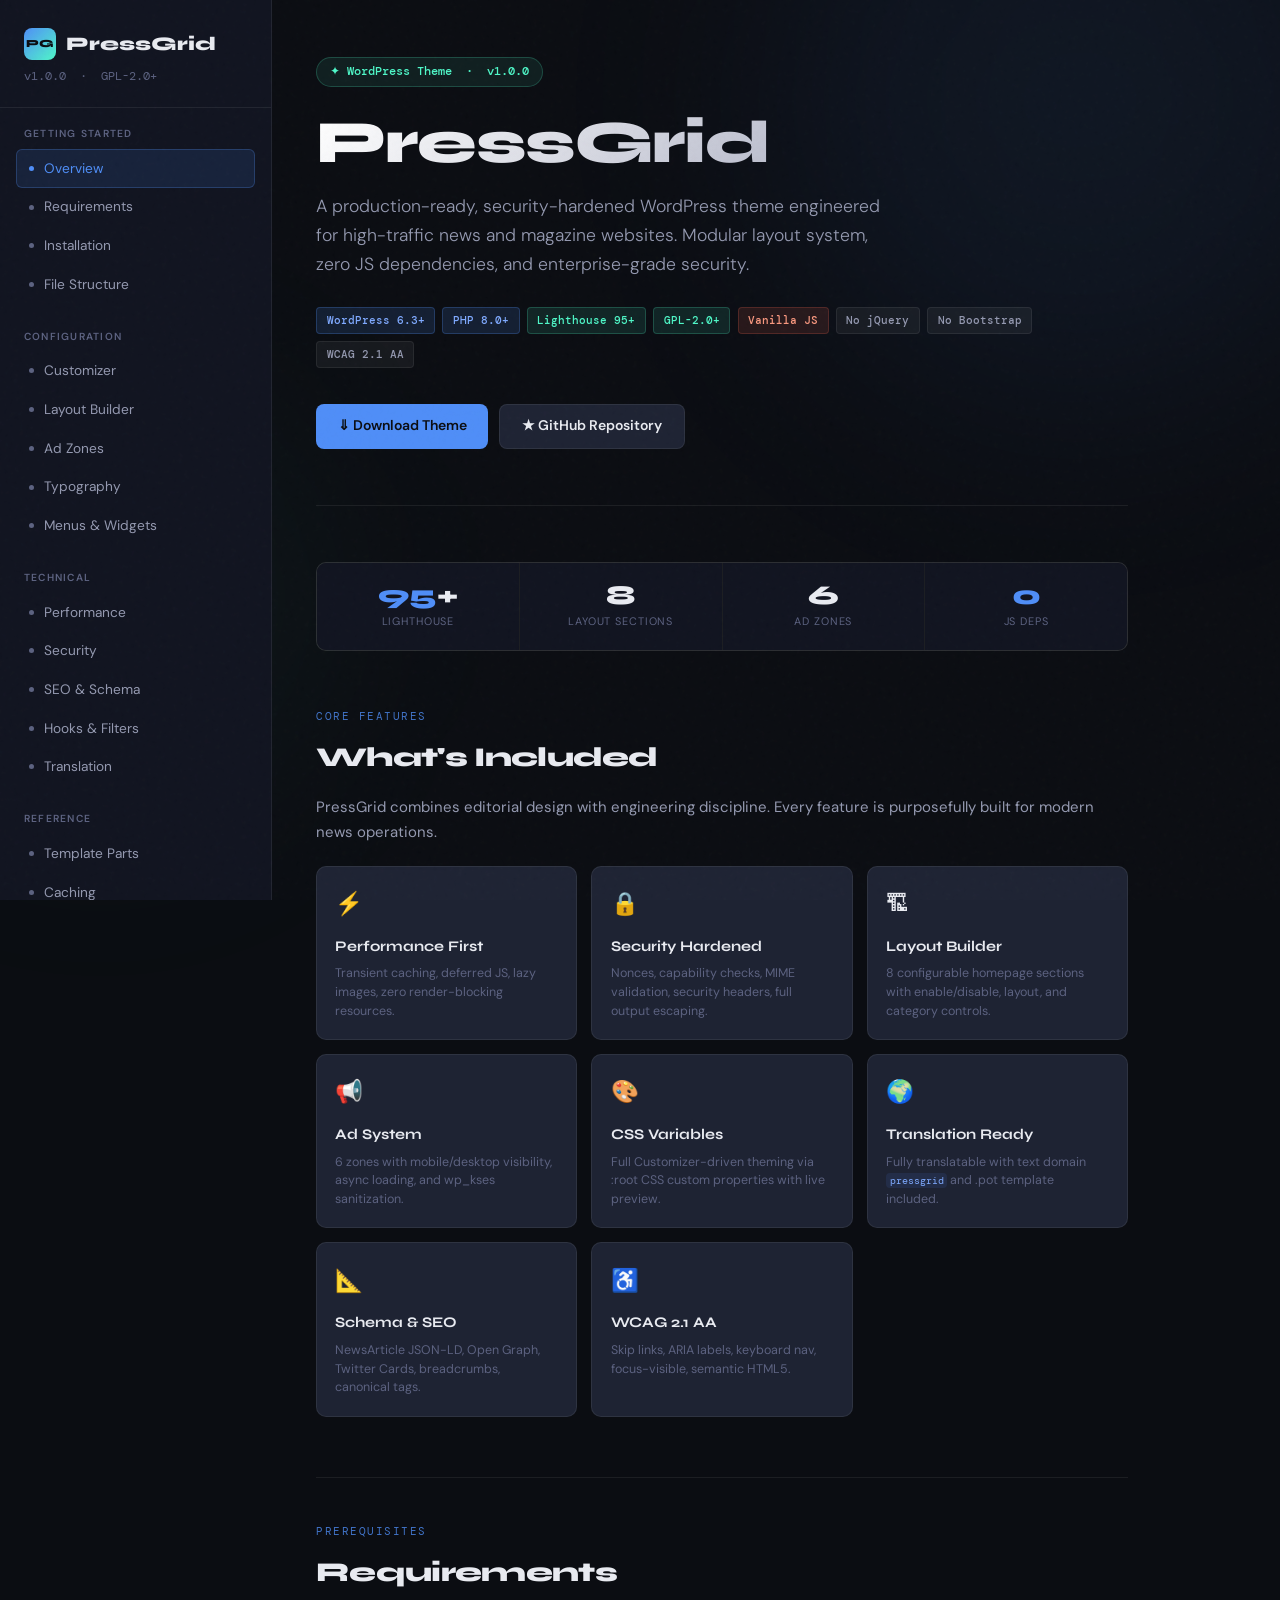
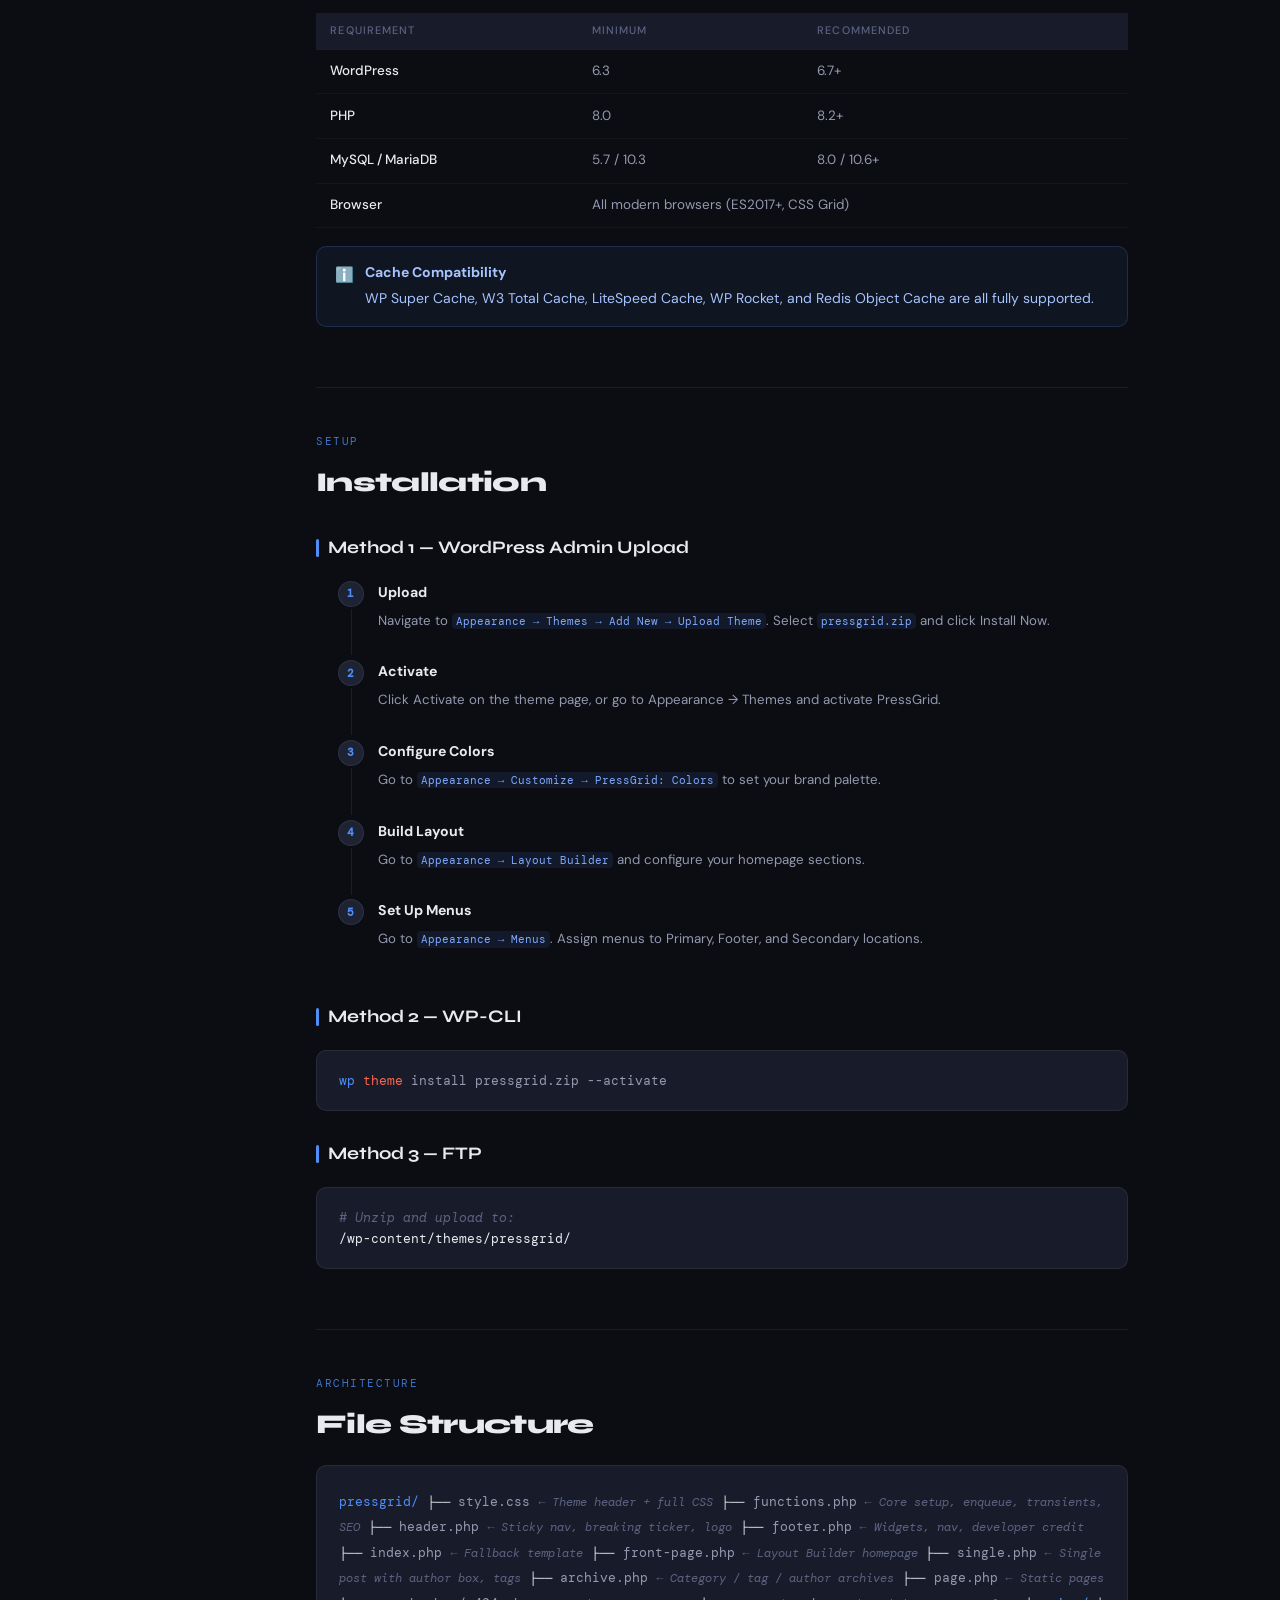
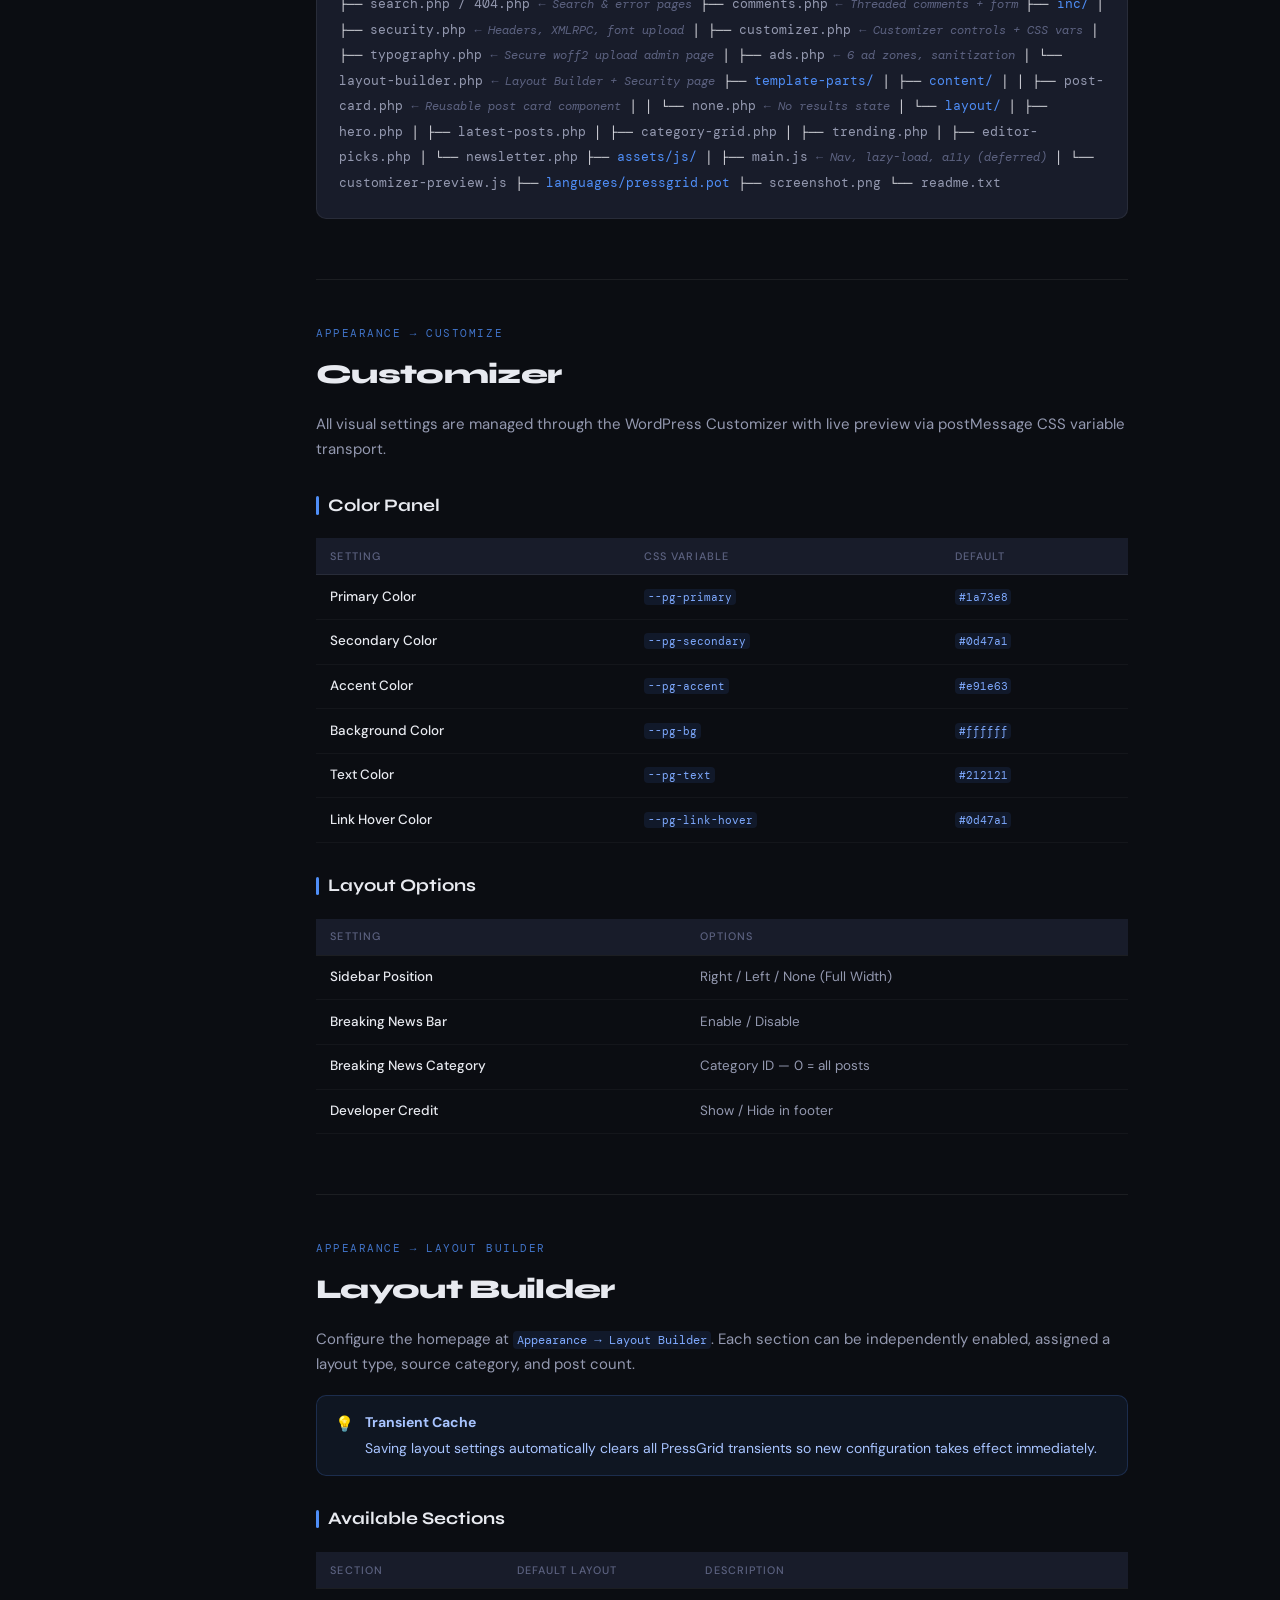
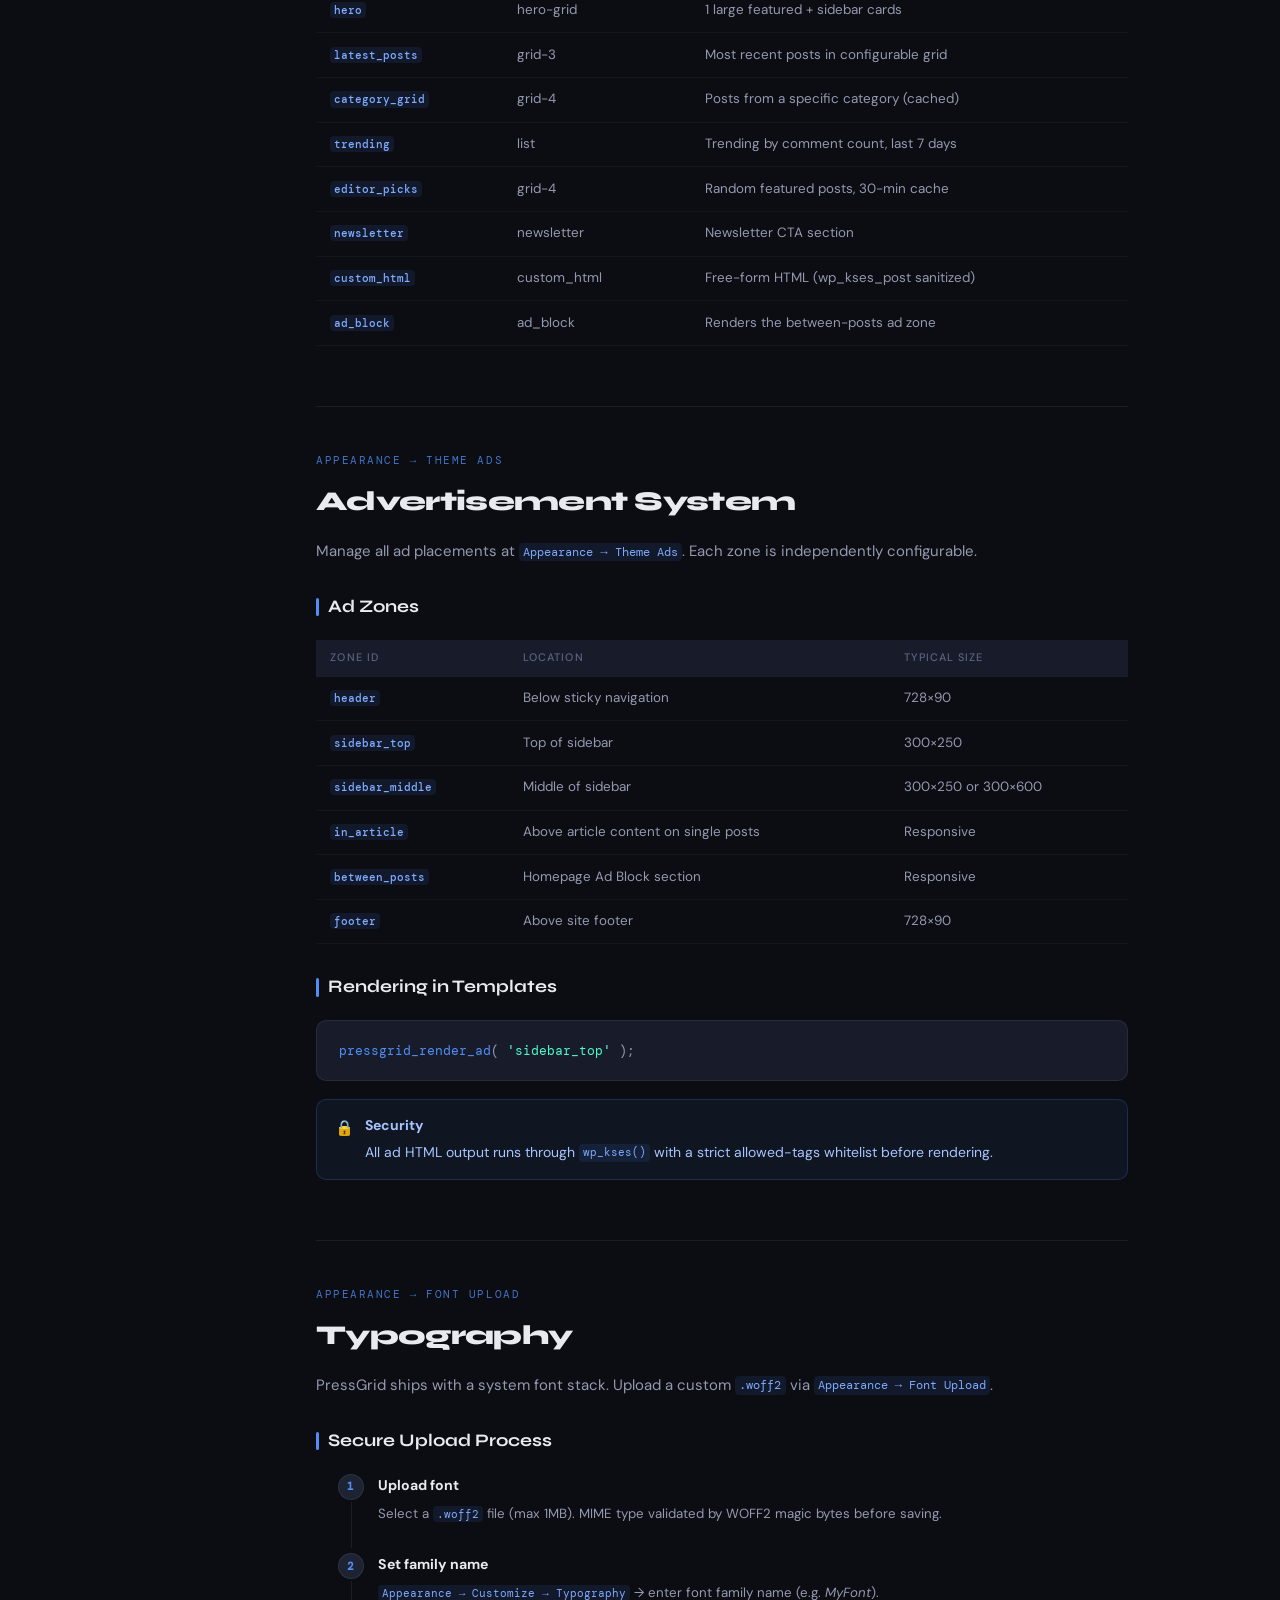
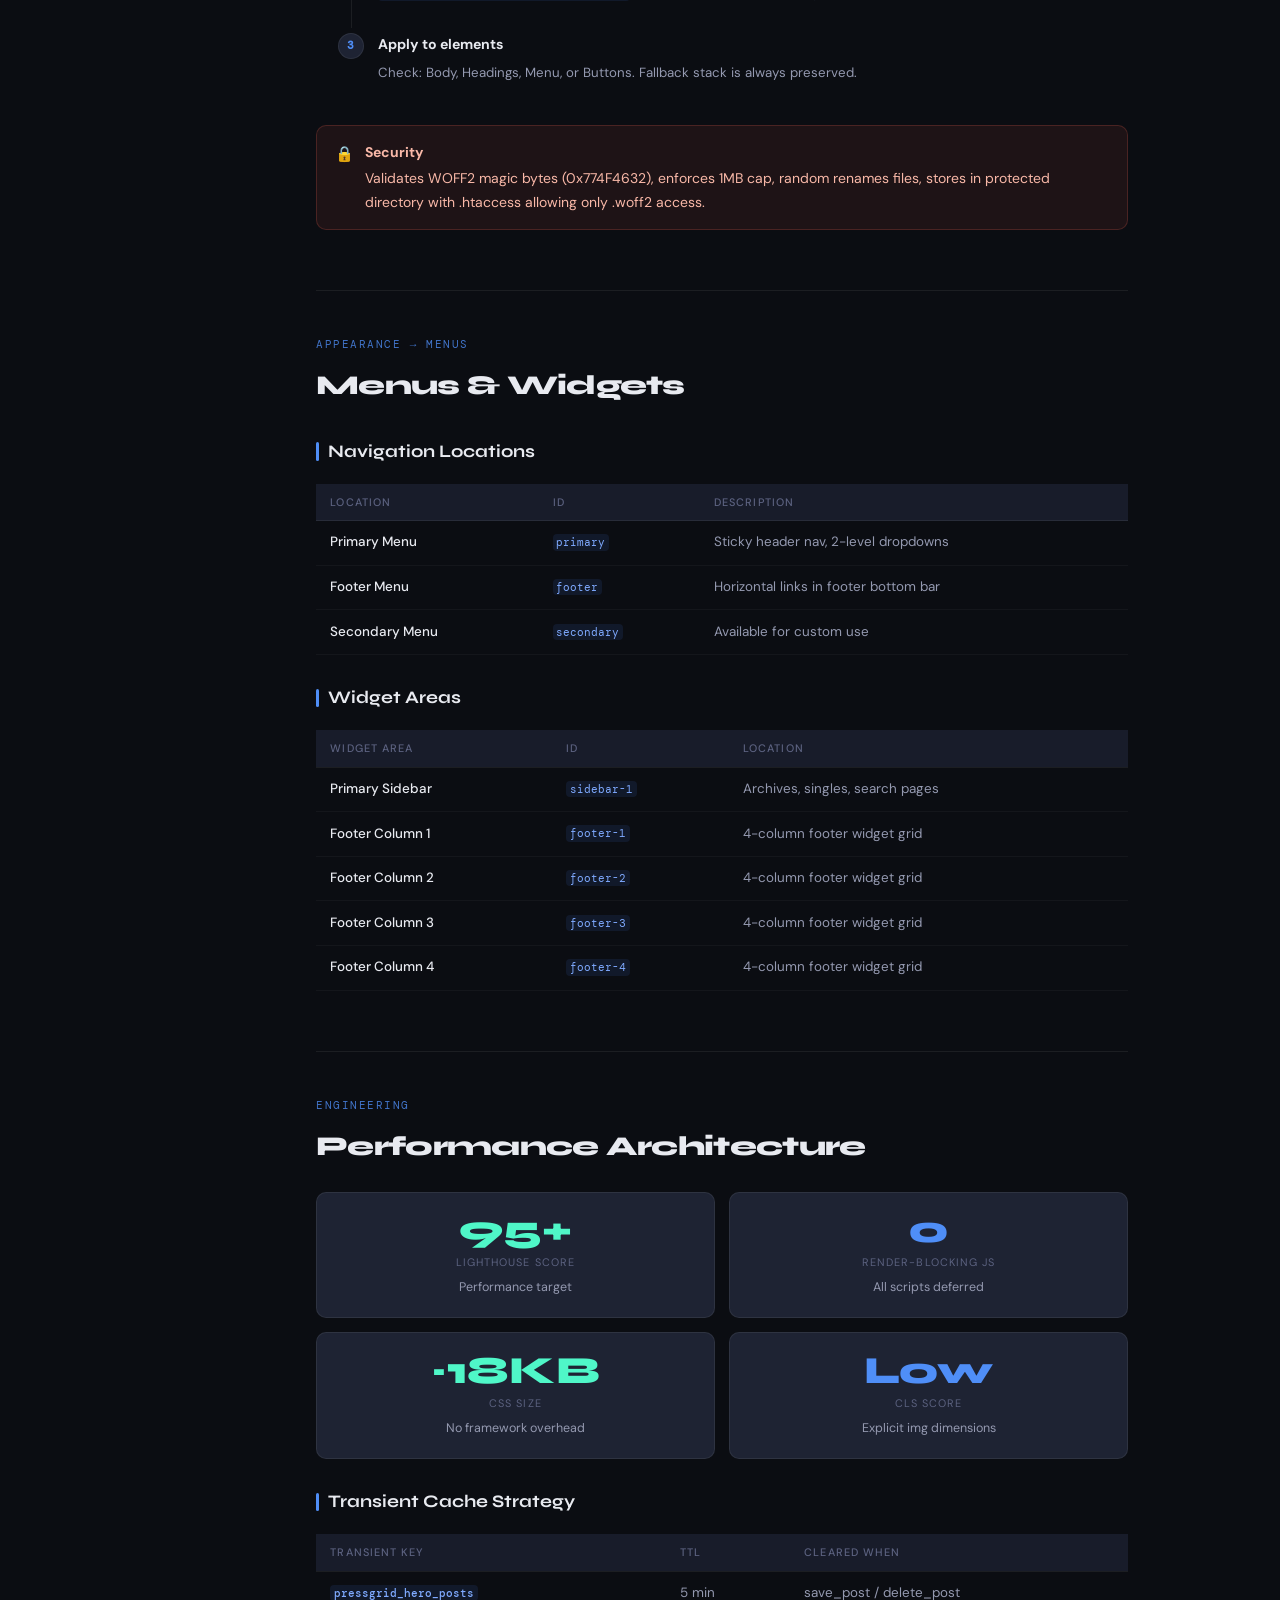
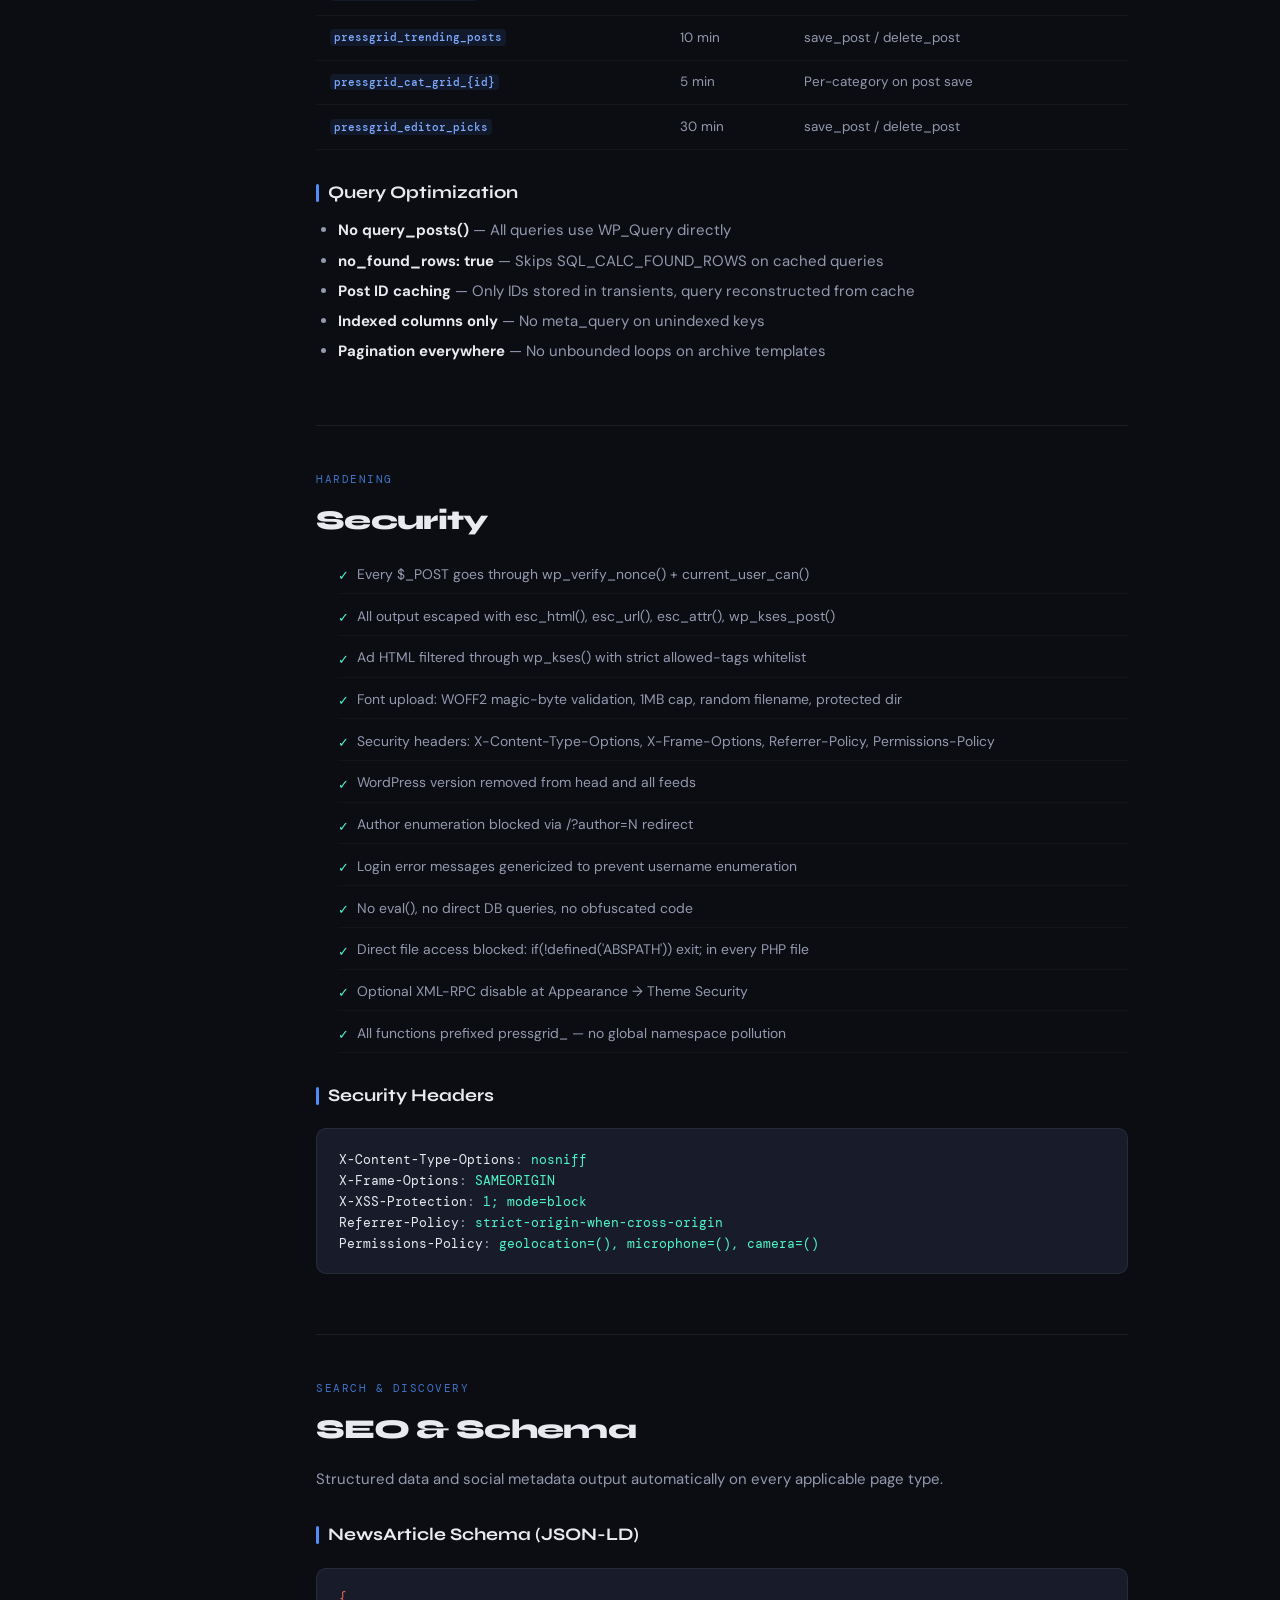
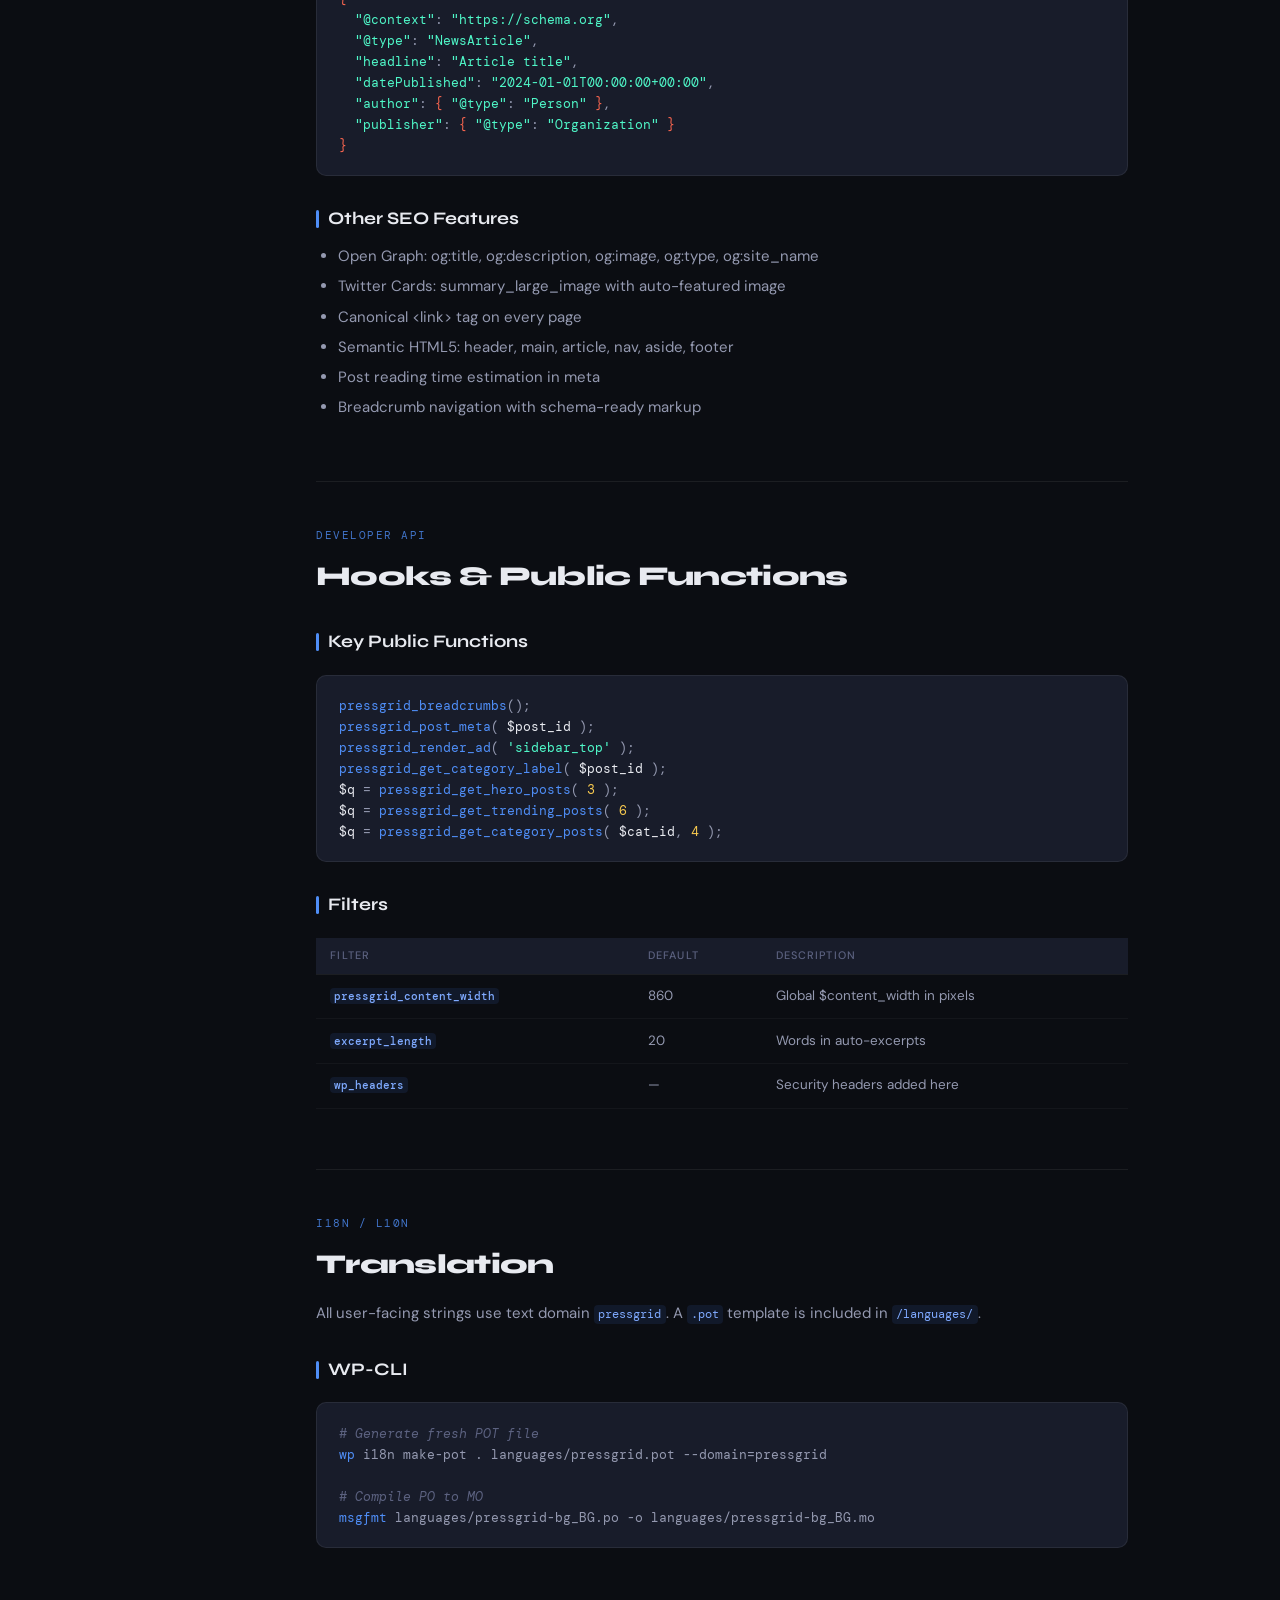
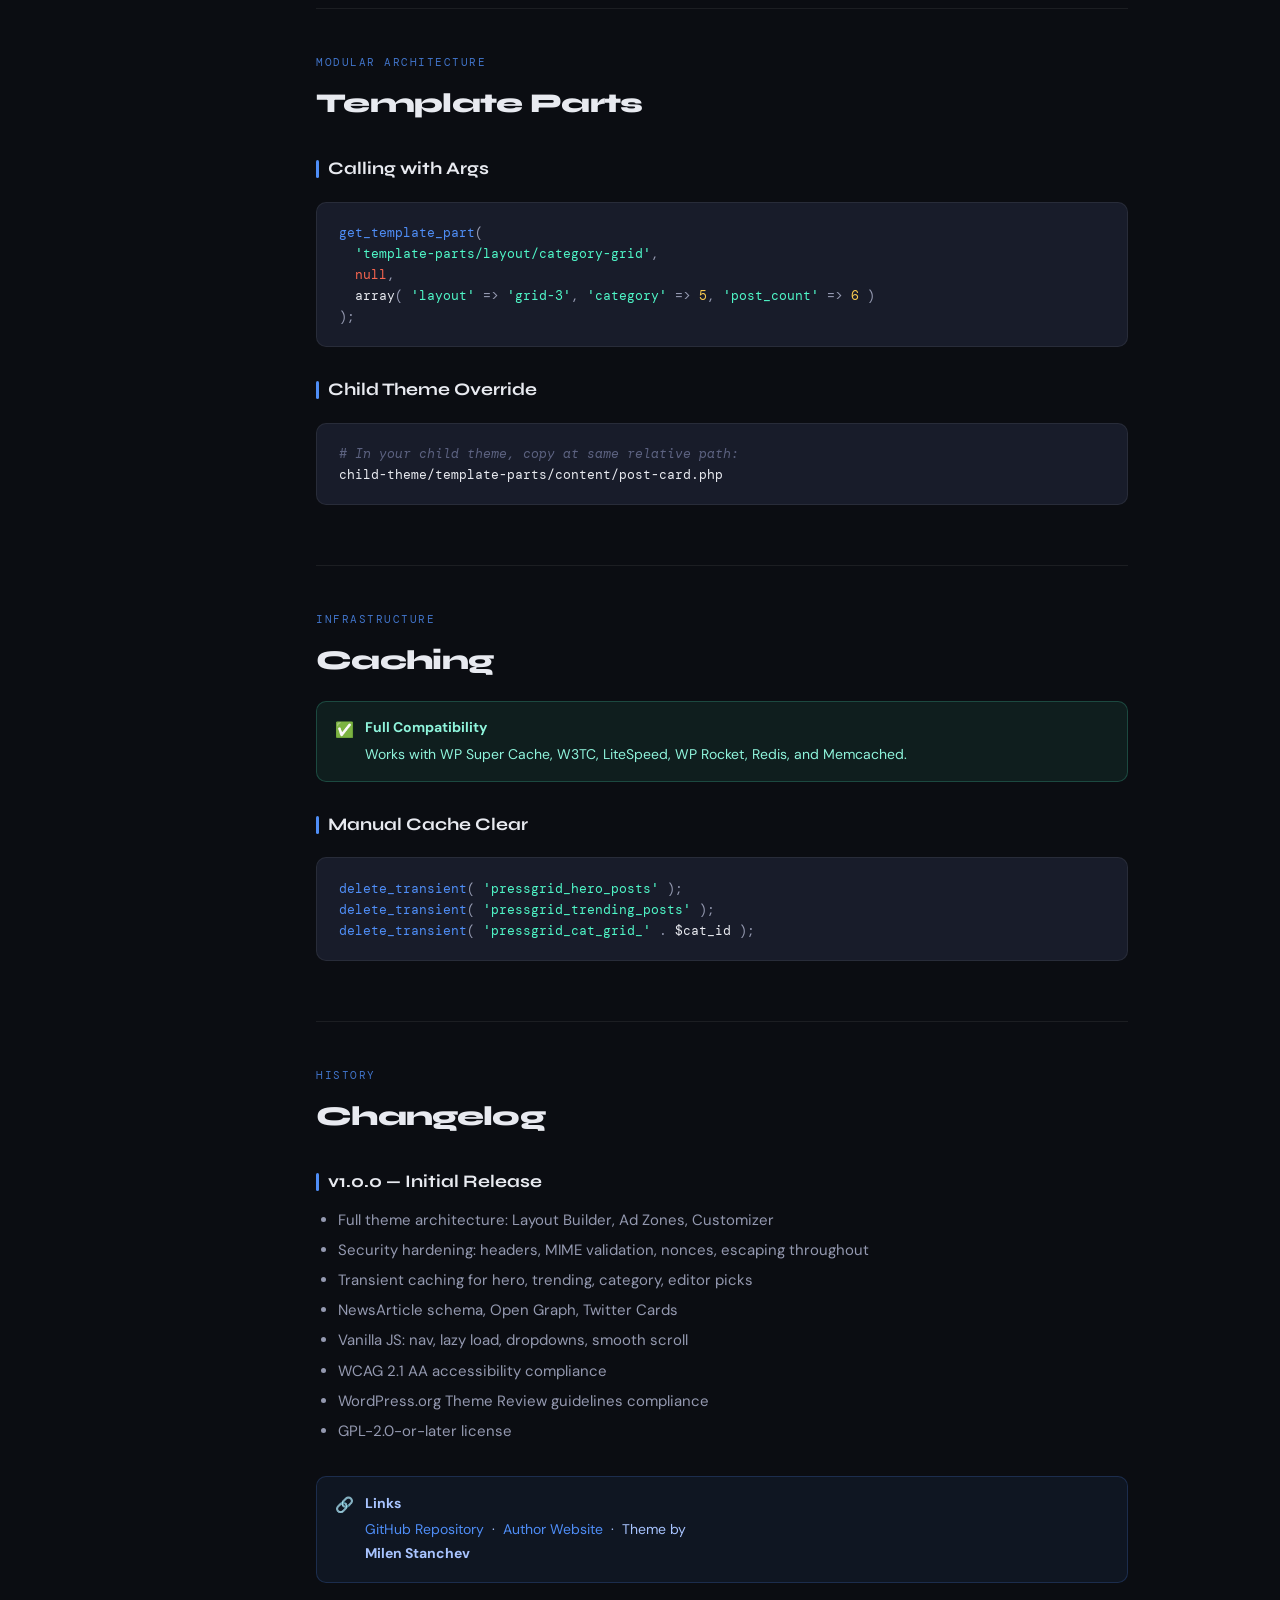
<file: pressgrid-docs.html>
<!DOCTYPE html>
<html lang="en">
<head>
<meta charset="UTF-8" />
<meta name="viewport" content="width=device-width, initial-scale=1.0" />
<title>PressGrid — WordPress Theme Documentation</title>
<meta name="description" content="Full documentation for PressGrid — a high-performance, security-hardened WordPress theme for news and magazine websites." />
<meta property="og:title" content="PressGrid WordPress Theme Documentation" />
<meta property="og:description" content="Layout Builder, Ads, Customizer, 95+ Lighthouse. GPL licensed." />
<meta name="theme-color" content="#0b0d12" />
<link rel="preconnect" href="https://fonts.googleapis.com" />
<link rel="preconnect" href="https://fonts.gstatic.com" crossorigin />
<link href="https://fonts.googleapis.com/css2?family=Syne:wght@400;600;700;800&family=DM+Sans:ital,opsz,wght@0,9..40,300;0,9..40,400;0,9..40,500;1,9..40,300&family=DM+Mono:wght@400;500&display=swap" rel="stylesheet" />
<style>
*,*::before,*::after{box-sizing:border-box;margin:0;padding:0}
:root{
  --bg:#0b0d12;--bg2:#111420;--bg3:#181c2a;--surface:#1e2333;
  --border:rgba(255,255,255,.07);--accent:#4f8ef7;--accent2:#f7654f;--accent3:#4ff7c8;
  --text:#e8eaf0;--text2:#9499b0;--text3:#5c6280;
  --font-head:'Syne',sans-serif;--font-body:'DM Sans',sans-serif;--font-mono:'DM Mono',monospace;
  --radius:10px;--nav-w:272px;--ease:.2s cubic-bezier(.4,0,.2,1)
}
html{scroll-behavior:smooth;font-size:16px}
body{background:var(--bg);color:var(--text);font-family:var(--font-body);font-size:1rem;line-height:1.7;-webkit-font-smoothing:antialiased}
a{color:var(--accent);text-decoration:none;transition:color var(--ease)}
a:hover{color:#7faaff}
img{max-width:100%;height:auto;display:block}
body::before{content:'';position:fixed;inset:0;background-image:url("data:image/svg+xml,%3Csvg viewBox='0 0 200 200' xmlns='http://www.w3.org/2000/svg'%3E%3Cfilter id='n'%3E%3CfeTurbulence type='fractalNoise' baseFrequency='0.85' numOctaves='4' stitchTiles='stitch'/%3E%3C/filter%3E%3Crect width='100%25' height='100%25' filter='url(%23n)' opacity='0.04'/%3E%3C/svg%3E");pointer-events:none;z-index:9999;opacity:.5}
.blob{position:fixed;border-radius:50%;filter:blur(120px);pointer-events:none;z-index:0}
.b1{width:600px;height:600px;background:rgba(79,142,247,.07);top:-200px;right:-100px}
.b2{width:400px;height:400px;background:rgba(79,247,200,.05);bottom:100px;left:-100px}
.layout{display:grid;grid-template-columns:var(--nav-w) 1fr;min-height:100vh;position:relative;z-index:1}
.sidebar{position:sticky;top:0;height:100vh;overflow-y:auto;background:var(--bg2);border-right:1px solid var(--border);display:flex;flex-direction:column;scrollbar-width:thin;scrollbar-color:var(--surface) transparent}
.sidebar::-webkit-scrollbar{width:4px}
.sidebar::-webkit-scrollbar-thumb{background:var(--surface);border-radius:4px}
.sb-logo{padding:1.75rem 1.5rem 1.25rem;border-bottom:1px solid var(--border)}
.logo-mark{display:inline-flex;align-items:center;gap:.6rem;font-family:var(--font-head);font-weight:800;font-size:1.2rem;color:var(--text)}
.logo-icon{width:32px;height:32px;background:linear-gradient(135deg,var(--accent),var(--accent3));border-radius:8px;display:flex;align-items:center;justify-content:center;font-size:.68rem;font-weight:800;color:#0b0d12;font-family:var(--font-head);flex-shrink:0}
.sb-ver{margin-top:.4rem;font-size:.72rem;color:var(--text3);font-family:var(--font-mono)}
.nav-sec{padding:1.1rem 1rem .4rem}
.nav-lbl{font-size:.64rem;font-weight:600;text-transform:uppercase;letter-spacing:.12em;color:var(--text3);padding:0 .5rem .4rem}
.nav-items{list-style:none}
.nav-items li a{display:flex;align-items:center;gap:.6rem;padding:.42rem .75rem;border-radius:6px;font-size:.855rem;color:var(--text2);transition:all var(--ease);border:1px solid transparent}
.nav-items li a:hover{background:var(--surface);color:var(--text);border-color:var(--border)}
.nav-items li a.active{background:rgba(79,142,247,.12);color:var(--accent);border-color:rgba(79,142,247,.25)}
.ndot{width:5px;height:5px;border-radius:50%;background:var(--text3);flex-shrink:0;transition:background var(--ease)}
.nav-items li a.active .ndot,.nav-items li a:hover .ndot{background:var(--accent)}
.sb-foot{margin-top:auto;padding:1rem 1.5rem;border-top:1px solid var(--border);font-size:.74rem;color:var(--text3)}
.sb-foot a{color:var(--text2)}
.mob-toggle{display:none;position:fixed;top:1rem;left:1rem;z-index:200;background:var(--surface);border:1px solid var(--border);color:var(--text);padding:.45rem .65rem;border-radius:8px;cursor:pointer;font-size:1.05rem;backdrop-filter:blur(8px)}
.overlay{display:none;position:fixed;inset:0;background:rgba(0,0,0,.55);z-index:99;backdrop-filter:blur(2px)}
.overlay.open{display:block}
.content{padding:3.5rem 2.75rem 6rem;max-width:900px}
.hero{padding-bottom:3.5rem;border-bottom:1px solid var(--border);margin-bottom:3.5rem}
.badge{display:inline-flex;align-items:center;gap:.5rem;background:rgba(79,247,200,.08);border:1px solid rgba(79,247,200,.2);color:var(--accent3);font-size:.73rem;font-weight:500;padding:.28rem .8rem;border-radius:100px;margin-bottom:1.5rem;font-family:var(--font-mono)}
.hero h1{font-family:var(--font-head);font-size:clamp(2.4rem,5vw,3.75rem);font-weight:800;line-height:1.05;letter-spacing:-.03em;margin-bottom:1.1rem;background:linear-gradient(135deg,#fff 0%,#8b90aa 100%);-webkit-background-clip:text;-webkit-text-fill-color:transparent;background-clip:text}
.hero-sub{font-size:1.1rem;color:var(--text2);max-width:580px;line-height:1.65;margin-bottom:1.75rem;font-weight:300}
.tags{display:flex;gap:.45rem;flex-wrap:wrap;margin-bottom:2.25rem}
.tag{font-size:.7rem;font-family:var(--font-mono);padding:.18rem .6rem;border-radius:4px;font-weight:500}
.tb{background:rgba(79,142,247,.14);color:#7faaff;border:1px solid rgba(79,142,247,.25)}
.tg{background:rgba(79,247,200,.1);color:#4ff7c8;border:1px solid rgba(79,247,200,.2)}
.tr{background:rgba(247,101,79,.12);color:#f9987f;border:1px solid rgba(247,101,79,.2)}
.tx{background:rgba(255,255,255,.05);color:var(--text2);border:1px solid var(--border)}
.btns{display:flex;gap:.7rem;flex-wrap:wrap}
.btn{display:inline-flex;align-items:center;gap:.5rem;padding:.6rem 1.35rem;border-radius:8px;font-weight:600;font-size:.875rem;font-family:var(--font-body);transition:all var(--ease);cursor:pointer;text-decoration:none}
.btn-p{background:var(--accent);color:#0b0d12}
.btn-p:hover{background:#7faaff;color:#0b0d12;transform:translateY(-1px);box-shadow:0 8px 24px rgba(79,142,247,.3)}
.btn-g{background:var(--surface);color:var(--text);border:1px solid var(--border)}
.btn-g:hover{background:var(--bg3);border-color:rgba(255,255,255,.15);transform:translateY(-1px)}
.stats{display:grid;grid-template-columns:repeat(4,1fr);gap:1px;background:var(--border);border:1px solid var(--border);border-radius:var(--radius);overflow:hidden;margin-bottom:3.5rem}
.stat{background:var(--bg2);padding:1.2rem 1rem;text-align:center}
.sv{font-family:var(--font-head);font-size:1.7rem;font-weight:800;color:var(--text);line-height:1;margin-bottom:.2rem}
.sv span{color:var(--accent)}
.sl{font-size:.68rem;color:var(--text3);text-transform:uppercase;letter-spacing:.08em}
.sec{margin-bottom:3.75rem;scroll-margin-top:2rem}
.eyebrow{font-family:var(--font-mono);font-size:.68rem;color:var(--accent);text-transform:uppercase;letter-spacing:.14em;margin-bottom:.55rem;opacity:.8}
.sec h2{font-family:var(--font-head);font-size:1.7rem;font-weight:800;letter-spacing:-.025em;margin-bottom:.9rem;color:var(--text)}
.sec h3{font-family:var(--font-head);font-size:1.1rem;font-weight:700;margin:1.75rem 0 .65rem;color:var(--text);display:flex;align-items:center;gap:.55rem}
.sec h3::before{content:'';display:inline-block;width:3px;height:1.05em;background:var(--accent);border-radius:2px;flex-shrink:0}
.sec p{color:var(--text2);margin-bottom:.9rem;font-size:.935rem}
.sec ul,.sec ol{color:var(--text2);padding-left:1.35rem;margin-bottom:.9rem;font-size:.935rem}
.sec li{margin-bottom:.3rem}
.sec li strong{color:var(--text)}
.cgrid{display:grid;grid-template-columns:repeat(auto-fill,minmax(210px,1fr));gap:.9rem;margin:1.25rem 0}
.card{background:var(--surface);border:1px solid var(--border);border-radius:var(--radius);padding:1.15rem;transition:all var(--ease);position:relative;overflow:hidden}
.card::before{content:'';position:absolute;top:0;left:0;right:0;height:2px;background:linear-gradient(90deg,var(--accent),var(--accent3));opacity:0;transition:opacity var(--ease)}
.card:hover{border-color:rgba(79,142,247,.3);transform:translateY(-2px)}
.card:hover::before{opacity:1}
.ci{font-size:1.4rem;margin-bottom:.65rem}
.ct{font-family:var(--font-head);font-weight:700;font-size:.92rem;margin-bottom:.35rem;color:var(--text)}
.cd{font-size:.78rem;color:var(--text3);line-height:1.5}
pre,code{font-family:var(--font-mono);font-size:.82rem}
code:not(pre code){background:rgba(79,142,247,.1);color:#7faaff;padding:.1em .35em;border-radius:4px;font-size:.82em}
pre{background:var(--bg3);border:1px solid var(--border);border-radius:var(--radius);padding:1.2rem 1.4rem;overflow-x:auto;margin:1.1rem 0;color:var(--text2);line-height:1.6;position:relative}
pre .cm{color:var(--text3);font-style:italic}
pre .kw{color:#f7654f}
pre .fn{color:var(--accent)}
pre .str{color:var(--accent3)}
pre .num{color:#f7c94f}
pre .var{color:#e8eaf0}
.ftree{background:var(--bg3);border:1px solid var(--border);border-radius:var(--radius);padding:1.4rem;font-family:var(--font-mono);font-size:.8rem;margin:1.1rem 0;line-height:2}
.ftree .d{color:var(--accent)}
.ftree .f{color:var(--text2)}
.ftree .n{color:var(--text3);font-style:italic;font-size:.73rem}
.note{border-radius:var(--radius);padding:.9rem 1.1rem;margin:1.1rem 0;font-size:.875rem;display:flex;gap:.7rem;align-items:flex-start;border-width:1px;border-style:solid}
.ni{font-size:.95rem;flex-shrink:0;margin-top:.1rem}
.nb{background:rgba(79,142,247,.07);border-color:rgba(79,142,247,.2);color:#a8c4ff}
.ng{background:rgba(79,247,200,.07);border-color:rgba(79,247,200,.2);color:#8ff5dc}
.nr{background:rgba(247,101,79,.08);border-color:rgba(247,101,79,.2);color:#f9b8a8}
.note strong{display:block;margin-bottom:.15rem}
.steps{list-style:none;padding:0;margin:1.1rem 0}
.steps li{display:flex;gap:.9rem;padding-bottom:1.4rem;position:relative}
.steps li:not(:last-child)::after{content:'';position:absolute;left:13px;top:28px;bottom:0;width:1px;background:var(--border)}
.sn{width:26px;height:26px;border-radius:50%;background:var(--surface);border:1px solid var(--border);display:flex;align-items:center;justify-content:center;font-size:.7rem;font-weight:700;color:var(--accent);flex-shrink:0;font-family:var(--font-mono);position:relative;z-index:1}
.sc{flex:1}
.sc strong{display:block;color:var(--text);font-size:.88rem;margin-bottom:.2rem}
.sc span{font-size:.83rem;color:var(--text2)}
table{width:100%;border-collapse:collapse;margin:1.1rem 0;font-size:.84rem}
th{text-align:left;padding:.55rem .9rem;border-bottom:1px solid var(--border);color:var(--text3);font-size:.68rem;text-transform:uppercase;letter-spacing:.1em;font-weight:500;background:var(--bg3)}
td{padding:.65rem .9rem;border-bottom:1px solid rgba(255,255,255,.04);color:var(--text2);vertical-align:top}
tr:hover td{background:rgba(255,255,255,.015)}
td:first-child{color:var(--text);font-weight:500}
.cl{list-style:none;padding:0;margin:.9rem 0}
.cl li{display:flex;align-items:flex-start;gap:.55rem;padding:.35rem 0;font-size:.87rem;color:var(--text2);border-bottom:1px solid rgba(255,255,255,.03)}
.ck{color:var(--accent3);font-size:.82rem;flex-shrink:0;margin-top:.15rem}
.pgrid{display:grid;grid-template-columns:repeat(2,1fr);gap:.9rem;margin:1.4rem 0}
.pc{background:var(--surface);border:1px solid var(--border);border-radius:var(--radius);padding:1.15rem;text-align:center}
.ps{font-family:var(--font-head);font-size:2.4rem;font-weight:800;line-height:1;margin-bottom:.25rem}
.ps.green{color:#4ff7c8}
.ps.blue{color:var(--accent)}
.pl{font-size:.68rem;color:var(--text3);text-transform:uppercase;letter-spacing:.1em}
.psub{font-size:.78rem;color:var(--text2);margin-top:.35rem}
hr{border:none;border-top:1px solid var(--border);margin:2.75rem 0}
.bktop{position:fixed;bottom:2rem;right:2rem;width:38px;height:38px;background:var(--surface);border:1px solid var(--border);border-radius:50%;display:flex;align-items:center;justify-content:center;color:var(--text2);cursor:pointer;opacity:0;pointer-events:none;transition:all var(--ease);z-index:50;font-size:.82rem}
.bktop.v{opacity:1;pointer-events:all}
.bktop:hover{background:var(--accent);color:#0b0d12;border-color:var(--accent)}
@media(max-width:920px){
  .layout{grid-template-columns:1fr}
  .sidebar{position:fixed;top:0;left:0;width:var(--nav-w);height:100vh;z-index:100;transform:translateX(-100%);transition:transform var(--ease)}
  .sidebar.open{transform:translateX(0);box-shadow:0 0 60px rgba(0,0,0,.5)}
  .mob-toggle{display:block}
  .content{padding:4rem 1.2rem 4rem}
  .stats{grid-template-columns:repeat(2,1fr)}
  .pgrid{grid-template-columns:1fr}
  .hero h1{font-size:2.2rem}
  .cgrid{grid-template-columns:1fr 1fr}
}
@media(max-width:480px){
  .cgrid{grid-template-columns:1fr}
  .btns{flex-direction:column}
  .btn{justify-content:center}
}
@media print{
  .sidebar,.mob-toggle,.bktop,.b1,.b2{display:none!important}
  .layout{display:block}
  .content{padding:1rem;max-width:100%}
  body{color:#000;background:#fff}
}
</style>
</head>
<body>
<div class="b1 blob"></div>
<div class="b2 blob"></div>
<div class="overlay" id="ov"></div>
<button class="mob-toggle" id="mt" aria-label="Toggle navigation">&#9776;</button>
<div class="layout">
<nav class="sidebar" id="sb" aria-label="Documentation navigation">
  <div class="sb-logo">
    <a class="logo-mark" href="#top">
      <span class="logo-icon">PG</span>PressGrid
    </a>
    <p class="sb-ver">v1.0.0 &nbsp;&middot;&nbsp; GPL-2.0+</p>
  </div>
  <div class="nav-sec">
    <p class="nav-lbl">Getting Started</p>
    <ul class="nav-items">
      <li><a href="#overview" class="active"><span class="ndot"></span>Overview</a></li>
      <li><a href="#requirements"><span class="ndot"></span>Requirements</a></li>
      <li><a href="#installation"><span class="ndot"></span>Installation</a></li>
      <li><a href="#file-structure"><span class="ndot"></span>File Structure</a></li>
    </ul>
  </div>
  <div class="nav-sec">
    <p class="nav-lbl">Configuration</p>
    <ul class="nav-items">
      <li><a href="#customizer"><span class="ndot"></span>Customizer</a></li>
      <li><a href="#layout-builder"><span class="ndot"></span>Layout Builder</a></li>
      <li><a href="#ads"><span class="ndot"></span>Ad Zones</a></li>
      <li><a href="#typography"><span class="ndot"></span>Typography</a></li>
      <li><a href="#menus"><span class="ndot"></span>Menus &amp; Widgets</a></li>
    </ul>
  </div>
  <div class="nav-sec">
    <p class="nav-lbl">Technical</p>
    <ul class="nav-items">
      <li><a href="#performance"><span class="ndot"></span>Performance</a></li>
      <li><a href="#security"><span class="ndot"></span>Security</a></li>
      <li><a href="#seo"><span class="ndot"></span>SEO &amp; Schema</a></li>
      <li><a href="#hooks"><span class="ndot"></span>Hooks &amp; Filters</a></li>
      <li><a href="#translation"><span class="ndot"></span>Translation</a></li>
    </ul>
  </div>
  <div class="nav-sec">
    <p class="nav-lbl">Reference</p>
    <ul class="nav-items">
      <li><a href="#template-parts"><span class="ndot"></span>Template Parts</a></li>
      <li><a href="#caching"><span class="ndot"></span>Caching</a></li>
      <li><a href="#changelog"><span class="ndot"></span>Changelog</a></li>
    </ul>
  </div>
  <div class="sb-foot">
    <p>By <a href="https://stanchev.bg/" target="_blank" rel="noopener noreferrer">Milen Stanchev</a></p>
    <p style="margin-top:.25rem">GPL-2.0-or-later</p>
  </div>
</nav>
<main class="content" id="top">

<!-- HERO -->
<div class="hero" id="overview">
  <span class="badge">&#10022; WordPress Theme &nbsp;&middot;&nbsp; v1.0.0</span>
  <h1>PressGrid</h1>
  <p class="hero-sub">A production-ready, security-hardened WordPress theme engineered for high-traffic news and magazine websites. Modular layout system, zero JS dependencies, and enterprise-grade security.</p>
  <div class="tags">
    <span class="tag tb">WordPress 6.3+</span><span class="tag tb">PHP 8.0+</span>
    <span class="tag tg">Lighthouse 95+</span><span class="tag tg">GPL-2.0+</span>
    <span class="tag tr">Vanilla JS</span><span class="tag tx">No jQuery</span>
    <span class="tag tx">No Bootstrap</span><span class="tag tx">WCAG 2.1 AA</span>
  </div>
  <div class="btns">
    <a href="https://github.com/milenstanchev/pressgrid" class="btn btn-p" target="_blank" rel="noopener noreferrer">&#8659; Download Theme</a>
    <a href="https://github.com/milenstanchev/pressgrid" class="btn btn-g" target="_blank" rel="noopener noreferrer">&#9733; GitHub Repository</a>
  </div>
</div>

<div class="stats">
  <div class="stat"><div class="sv"><span>95</span>+</div><div class="sl">Lighthouse</div></div>
  <div class="stat"><div class="sv">8</div><div class="sl">Layout Sections</div></div>
  <div class="stat"><div class="sv">6</div><div class="sl">Ad Zones</div></div>
  <div class="stat"><div class="sv"><span>0</span></div><div class="sl">JS Deps</div></div>
</div>

<!-- FEATURES -->
<section class="sec">
  <div class="eyebrow">Core Features</div>
  <h2>What's Included</h2>
  <p>PressGrid combines editorial design with engineering discipline. Every feature is purposefully built for modern news operations.</p>
  <div class="cgrid">
    <div class="card"><div class="ci">&#9889;</div><div class="ct">Performance First</div><div class="cd">Transient caching, deferred JS, lazy images, zero render-blocking resources.</div></div>
    <div class="card"><div class="ci">&#128274;</div><div class="ct">Security Hardened</div><div class="cd">Nonces, capability checks, MIME validation, security headers, full output escaping.</div></div>
    <div class="card"><div class="ci">&#127959;</div><div class="ct">Layout Builder</div><div class="cd">8 configurable homepage sections with enable/disable, layout, and category controls.</div></div>
    <div class="card"><div class="ci">&#128226;</div><div class="ct">Ad System</div><div class="cd">6 zones with mobile/desktop visibility, async loading, and wp_kses sanitization.</div></div>
    <div class="card"><div class="ci">&#127912;</div><div class="ct">CSS Variables</div><div class="cd">Full Customizer-driven theming via :root CSS custom properties with live preview.</div></div>
    <div class="card"><div class="ci">&#127757;</div><div class="ct">Translation Ready</div><div class="cd">Fully translatable with text domain <code>pressgrid</code> and .pot template included.</div></div>
    <div class="card"><div class="ci">&#128208;</div><div class="ct">Schema &amp; SEO</div><div class="cd">NewsArticle JSON-LD, Open Graph, Twitter Cards, breadcrumbs, canonical tags.</div></div>
    <div class="card"><div class="ci">&#9855;</div><div class="ct">WCAG 2.1 AA</div><div class="cd">Skip links, ARIA labels, keyboard nav, focus-visible, semantic HTML5.</div></div>
  </div>
</section>
<hr/>

<!-- REQUIREMENTS -->
<section class="sec" id="requirements">
  <div class="eyebrow">Prerequisites</div>
  <h2>Requirements</h2>
  <table>
    <thead><tr><th>Requirement</th><th>Minimum</th><th>Recommended</th></tr></thead>
    <tbody>
      <tr><td>WordPress</td><td>6.3</td><td>6.7+</td></tr>
      <tr><td>PHP</td><td>8.0</td><td>8.2+</td></tr>
      <tr><td>MySQL / MariaDB</td><td>5.7 / 10.3</td><td>8.0 / 10.6+</td></tr>
      <tr><td>Browser</td><td colspan="2">All modern browsers (ES2017+, CSS Grid)</td></tr>
    </tbody>
  </table>
  <div class="note nb"><span class="ni">&#8505;&#65039;</span><div><strong>Cache Compatibility</strong>WP Super Cache, W3 Total Cache, LiteSpeed Cache, WP Rocket, and Redis Object Cache are all fully supported.</div></div>
</section>
<hr/>

<!-- INSTALLATION -->
<section class="sec" id="installation">
  <div class="eyebrow">Setup</div>
  <h2>Installation</h2>
  <h3>Method 1 &mdash; WordPress Admin Upload</h3>
  <ol class="steps">
    <li><div class="sn">1</div><div class="sc"><strong>Upload</strong><span>Navigate to <code>Appearance &rarr; Themes &rarr; Add New &rarr; Upload Theme</code>. Select <code>pressgrid.zip</code> and click Install Now.</span></div></li>
    <li><div class="sn">2</div><div class="sc"><strong>Activate</strong><span>Click Activate on the theme page, or go to Appearance &rarr; Themes and activate PressGrid.</span></div></li>
    <li><div class="sn">3</div><div class="sc"><strong>Configure Colors</strong><span>Go to <code>Appearance &rarr; Customize &rarr; PressGrid: Colors</code> to set your brand palette.</span></div></li>
    <li><div class="sn">4</div><div class="sc"><strong>Build Layout</strong><span>Go to <code>Appearance &rarr; Layout Builder</code> and configure your homepage sections.</span></div></li>
    <li><div class="sn">5</div><div class="sc"><strong>Set Up Menus</strong><span>Go to <code>Appearance &rarr; Menus</code>. Assign menus to Primary, Footer, and Secondary locations.</span></div></li>
  </ol>
  <h3>Method 2 &mdash; WP-CLI</h3>
  <pre><span class="fn">wp</span> <span class="kw">theme</span> install pressgrid.zip --activate</pre>
  <h3>Method 3 &mdash; FTP</h3>
  <pre><span class="cm"># Unzip and upload to:</span>
<span class="var">/wp-content/themes/pressgrid/</span></pre>
</section>
<hr/>

<!-- FILE STRUCTURE -->
<section class="sec" id="file-structure">
  <div class="eyebrow">Architecture</div>
  <h2>File Structure</h2>
  <div class="ftree">
<span class="d">pressgrid/</span>
&#9500;&#9472;&#9472; <span class="f">style.css</span>               <span class="n">&#8592; Theme header + full CSS</span>
&#9500;&#9472;&#9472; <span class="f">functions.php</span>           <span class="n">&#8592; Core setup, enqueue, transients, SEO</span>
&#9500;&#9472;&#9472; <span class="f">header.php</span>              <span class="n">&#8592; Sticky nav, breaking ticker, logo</span>
&#9500;&#9472;&#9472; <span class="f">footer.php</span>              <span class="n">&#8592; Widgets, nav, developer credit</span>
&#9500;&#9472;&#9472; <span class="f">index.php</span>               <span class="n">&#8592; Fallback template</span>
&#9500;&#9472;&#9472; <span class="f">front-page.php</span>          <span class="n">&#8592; Layout Builder homepage</span>
&#9500;&#9472;&#9472; <span class="f">single.php</span>              <span class="n">&#8592; Single post with author box, tags</span>
&#9500;&#9472;&#9472; <span class="f">archive.php</span>             <span class="n">&#8592; Category / tag / author archives</span>
&#9500;&#9472;&#9472; <span class="f">page.php</span>                <span class="n">&#8592; Static pages</span>
&#9500;&#9472;&#9472; <span class="f">search.php / 404.php</span>    <span class="n">&#8592; Search &amp; error pages</span>
&#9500;&#9472;&#9472; <span class="f">comments.php</span>            <span class="n">&#8592; Threaded comments + form</span>
&#9500;&#9472;&#9472; <span class="d">inc/</span>
&#9474;   &#9500;&#9472;&#9472; <span class="f">security.php</span>        <span class="n">&#8592; Headers, XMLRPC, font upload</span>
&#9474;   &#9500;&#9472;&#9472; <span class="f">customizer.php</span>      <span class="n">&#8592; Customizer controls + CSS vars</span>
&#9474;   &#9500;&#9472;&#9472; <span class="f">typography.php</span>      <span class="n">&#8592; Secure woff2 upload admin page</span>
&#9474;   &#9500;&#9472;&#9472; <span class="f">ads.php</span>             <span class="n">&#8592; 6 ad zones, sanitization</span>
&#9474;   &#9492;&#9472;&#9472; <span class="f">layout-builder.php</span>  <span class="n">&#8592; Layout Builder + Security page</span>
&#9500;&#9472;&#9472; <span class="d">template-parts/</span>
&#9474;   &#9500;&#9472;&#9472; <span class="d">content/</span>
&#9474;   &#9474;   &#9500;&#9472;&#9472; <span class="f">post-card.php</span>   <span class="n">&#8592; Reusable post card component</span>
&#9474;   &#9474;   &#9492;&#9472;&#9472; <span class="f">none.php</span>        <span class="n">&#8592; No results state</span>
&#9474;   &#9492;&#9472;&#9472; <span class="d">layout/</span>
&#9474;       &#9500;&#9472;&#9472; <span class="f">hero.php</span>
&#9474;       &#9500;&#9472;&#9472; <span class="f">latest-posts.php</span>
&#9474;       &#9500;&#9472;&#9472; <span class="f">category-grid.php</span>
&#9474;       &#9500;&#9472;&#9472; <span class="f">trending.php</span>
&#9474;       &#9500;&#9472;&#9472; <span class="f">editor-picks.php</span>
&#9474;       &#9492;&#9472;&#9472; <span class="f">newsletter.php</span>
&#9500;&#9472;&#9472; <span class="d">assets/js/</span>
&#9474;   &#9500;&#9472;&#9472; <span class="f">main.js</span>             <span class="n">&#8592; Nav, lazy-load, a11y (deferred)</span>
&#9474;   &#9492;&#9472;&#9472; <span class="f">customizer-preview.js</span>
&#9500;&#9472;&#9472; <span class="d">languages/pressgrid.pot</span>
&#9500;&#9472;&#9472; <span class="f">screenshot.png</span>
&#9492;&#9472;&#9472; <span class="f">readme.txt</span>
  </div>
</section>
<hr/>

<!-- CUSTOMIZER -->
<section class="sec" id="customizer">
  <div class="eyebrow">Appearance &rarr; Customize</div>
  <h2>Customizer</h2>
  <p>All visual settings are managed through the WordPress Customizer with live preview via postMessage CSS variable transport.</p>
  <h3>Color Panel</h3>
  <table>
    <thead><tr><th>Setting</th><th>CSS Variable</th><th>Default</th></tr></thead>
    <tbody>
      <tr><td>Primary Color</td><td><code>--pg-primary</code></td><td><code>#1a73e8</code></td></tr>
      <tr><td>Secondary Color</td><td><code>--pg-secondary</code></td><td><code>#0d47a1</code></td></tr>
      <tr><td>Accent Color</td><td><code>--pg-accent</code></td><td><code>#e91e63</code></td></tr>
      <tr><td>Background Color</td><td><code>--pg-bg</code></td><td><code>#ffffff</code></td></tr>
      <tr><td>Text Color</td><td><code>--pg-text</code></td><td><code>#212121</code></td></tr>
      <tr><td>Link Hover Color</td><td><code>--pg-link-hover</code></td><td><code>#0d47a1</code></td></tr>
    </tbody>
  </table>
  <h3>Layout Options</h3>
  <table>
    <thead><tr><th>Setting</th><th>Options</th></tr></thead>
    <tbody>
      <tr><td>Sidebar Position</td><td>Right / Left / None (Full Width)</td></tr>
      <tr><td>Breaking News Bar</td><td>Enable / Disable</td></tr>
      <tr><td>Breaking News Category</td><td>Category ID — 0 = all posts</td></tr>
      <tr><td>Developer Credit</td><td>Show / Hide in footer</td></tr>
    </tbody>
  </table>
</section>
<hr/>

<!-- LAYOUT BUILDER -->
<section class="sec" id="layout-builder">
  <div class="eyebrow">Appearance &rarr; Layout Builder</div>
  <h2>Layout Builder</h2>
  <p>Configure the homepage at <code>Appearance &rarr; Layout Builder</code>. Each section can be independently enabled, assigned a layout type, source category, and post count.</p>
  <div class="note nb"><span class="ni">&#128161;</span><div><strong>Transient Cache</strong>Saving layout settings automatically clears all PressGrid transients so new configuration takes effect immediately.</div></div>
  <h3>Available Sections</h3>
  <table>
    <thead><tr><th>Section</th><th>Default Layout</th><th>Description</th></tr></thead>
    <tbody>
      <tr><td><code>hero</code></td><td>hero-grid</td><td>1 large featured + sidebar cards</td></tr>
      <tr><td><code>latest_posts</code></td><td>grid-3</td><td>Most recent posts in configurable grid</td></tr>
      <tr><td><code>category_grid</code></td><td>grid-4</td><td>Posts from a specific category (cached)</td></tr>
      <tr><td><code>trending</code></td><td>list</td><td>Trending by comment count, last 7 days</td></tr>
      <tr><td><code>editor_picks</code></td><td>grid-4</td><td>Random featured posts, 30-min cache</td></tr>
      <tr><td><code>newsletter</code></td><td>newsletter</td><td>Newsletter CTA section</td></tr>
      <tr><td><code>custom_html</code></td><td>custom_html</td><td>Free-form HTML (wp_kses_post sanitized)</td></tr>
      <tr><td><code>ad_block</code></td><td>ad_block</td><td>Renders the between-posts ad zone</td></tr>
    </tbody>
  </table>
</section>
<hr/>

<!-- ADS -->
<section class="sec" id="ads">
  <div class="eyebrow">Appearance &rarr; Theme Ads</div>
  <h2>Advertisement System</h2>
  <p>Manage all ad placements at <code>Appearance &rarr; Theme Ads</code>. Each zone is independently configurable.</p>
  <h3>Ad Zones</h3>
  <table>
    <thead><tr><th>Zone ID</th><th>Location</th><th>Typical Size</th></tr></thead>
    <tbody>
      <tr><td><code>header</code></td><td>Below sticky navigation</td><td>728&times;90</td></tr>
      <tr><td><code>sidebar_top</code></td><td>Top of sidebar</td><td>300&times;250</td></tr>
      <tr><td><code>sidebar_middle</code></td><td>Middle of sidebar</td><td>300&times;250 or 300&times;600</td></tr>
      <tr><td><code>in_article</code></td><td>Above article content on single posts</td><td>Responsive</td></tr>
      <tr><td><code>between_posts</code></td><td>Homepage Ad Block section</td><td>Responsive</td></tr>
      <tr><td><code>footer</code></td><td>Above site footer</td><td>728&times;90</td></tr>
    </tbody>
  </table>
  <h3>Rendering in Templates</h3>
  <pre><span class="fn">pressgrid_render_ad</span>( <span class="str">'sidebar_top'</span> );</pre>
  <div class="note nb"><span class="ni">&#128274;</span><div><strong>Security</strong>All ad HTML output runs through <code>wp_kses()</code> with a strict allowed-tags whitelist before rendering.</div></div>
</section>
<hr/>

<!-- TYPOGRAPHY -->
<section class="sec" id="typography">
  <div class="eyebrow">Appearance &rarr; Font Upload</div>
  <h2>Typography</h2>
  <p>PressGrid ships with a system font stack. Upload a custom <code>.woff2</code> via <code>Appearance &rarr; Font Upload</code>.</p>
  <h3>Secure Upload Process</h3>
  <ol class="steps">
    <li><div class="sn">1</div><div class="sc"><strong>Upload font</strong><span>Select a <code>.woff2</code> file (max 1MB). MIME type validated by WOFF2 magic bytes before saving.</span></div></li>
    <li><div class="sn">2</div><div class="sc"><strong>Set family name</strong><span><code>Appearance &rarr; Customize &rarr; Typography</code> &rarr; enter font family name (e.g. <em>MyFont</em>).</span></div></li>
    <li><div class="sn">3</div><div class="sc"><strong>Apply to elements</strong><span>Check: Body, Headings, Menu, or Buttons. Fallback stack is always preserved.</span></div></li>
  </ol>
  <div class="note nr"><span class="ni">&#128274;</span><div><strong>Security</strong>Validates WOFF2 magic bytes (0x774F4632), enforces 1MB cap, random renames files, stores in protected directory with .htaccess allowing only .woff2 access.</div></div>
</section>
<hr/>

<!-- MENUS -->
<section class="sec" id="menus">
  <div class="eyebrow">Appearance &rarr; Menus</div>
  <h2>Menus &amp; Widgets</h2>
  <h3>Navigation Locations</h3>
  <table>
    <thead><tr><th>Location</th><th>ID</th><th>Description</th></tr></thead>
    <tbody>
      <tr><td>Primary Menu</td><td><code>primary</code></td><td>Sticky header nav, 2-level dropdowns</td></tr>
      <tr><td>Footer Menu</td><td><code>footer</code></td><td>Horizontal links in footer bottom bar</td></tr>
      <tr><td>Secondary Menu</td><td><code>secondary</code></td><td>Available for custom use</td></tr>
    </tbody>
  </table>
  <h3>Widget Areas</h3>
  <table>
    <thead><tr><th>Widget Area</th><th>ID</th><th>Location</th></tr></thead>
    <tbody>
      <tr><td>Primary Sidebar</td><td><code>sidebar-1</code></td><td>Archives, singles, search pages</td></tr>
      <tr><td>Footer Column 1</td><td><code>footer-1</code></td><td>4-column footer widget grid</td></tr>
      <tr><td>Footer Column 2</td><td><code>footer-2</code></td><td>4-column footer widget grid</td></tr>
      <tr><td>Footer Column 3</td><td><code>footer-3</code></td><td>4-column footer widget grid</td></tr>
      <tr><td>Footer Column 4</td><td><code>footer-4</code></td><td>4-column footer widget grid</td></tr>
    </tbody>
  </table>
</section>
<hr/>

<!-- PERFORMANCE -->
<section class="sec" id="performance">
  <div class="eyebrow">Engineering</div>
  <h2>Performance Architecture</h2>
  <div class="pgrid">
    <div class="pc"><div class="ps green">95+</div><div class="pl">Lighthouse Score</div><div class="psub">Performance target</div></div>
    <div class="pc"><div class="ps blue">0</div><div class="pl">Render-Blocking JS</div><div class="psub">All scripts deferred</div></div>
    <div class="pc"><div class="ps green">~18KB</div><div class="pl">CSS Size</div><div class="psub">No framework overhead</div></div>
    <div class="pc"><div class="ps blue">Low</div><div class="pl">CLS Score</div><div class="psub">Explicit img dimensions</div></div>
  </div>
  <h3>Transient Cache Strategy</h3>
  <table>
    <thead><tr><th>Transient Key</th><th>TTL</th><th>Cleared When</th></tr></thead>
    <tbody>
      <tr><td><code>pressgrid_hero_posts</code></td><td>5 min</td><td>save_post / delete_post</td></tr>
      <tr><td><code>pressgrid_trending_posts</code></td><td>10 min</td><td>save_post / delete_post</td></tr>
      <tr><td><code>pressgrid_cat_grid_{id}</code></td><td>5 min</td><td>Per-category on post save</td></tr>
      <tr><td><code>pressgrid_editor_picks</code></td><td>30 min</td><td>save_post / delete_post</td></tr>
    </tbody>
  </table>
  <h3>Query Optimization</h3>
  <ul>
    <li><strong>No query_posts()</strong> &mdash; All queries use WP_Query directly</li>
    <li><strong>no_found_rows: true</strong> &mdash; Skips SQL_CALC_FOUND_ROWS on cached queries</li>
    <li><strong>Post ID caching</strong> &mdash; Only IDs stored in transients, query reconstructed from cache</li>
    <li><strong>Indexed columns only</strong> &mdash; No meta_query on unindexed keys</li>
    <li><strong>Pagination everywhere</strong> &mdash; No unbounded loops on archive templates</li>
  </ul>
</section>
<hr/>

<!-- SECURITY -->
<section class="sec" id="security">
  <div class="eyebrow">Hardening</div>
  <h2>Security</h2>
  <ul class="cl">
    <li><span class="ck">&#10003;</span>Every $_POST goes through wp_verify_nonce() + current_user_can()</li>
    <li><span class="ck">&#10003;</span>All output escaped with esc_html(), esc_url(), esc_attr(), wp_kses_post()</li>
    <li><span class="ck">&#10003;</span>Ad HTML filtered through wp_kses() with strict allowed-tags whitelist</li>
    <li><span class="ck">&#10003;</span>Font upload: WOFF2 magic-byte validation, 1MB cap, random filename, protected dir</li>
    <li><span class="ck">&#10003;</span>Security headers: X-Content-Type-Options, X-Frame-Options, Referrer-Policy, Permissions-Policy</li>
    <li><span class="ck">&#10003;</span>WordPress version removed from head and all feeds</li>
    <li><span class="ck">&#10003;</span>Author enumeration blocked via /?author=N redirect</li>
    <li><span class="ck">&#10003;</span>Login error messages genericized to prevent username enumeration</li>
    <li><span class="ck">&#10003;</span>No eval(), no direct DB queries, no obfuscated code</li>
    <li><span class="ck">&#10003;</span>Direct file access blocked: if(!defined('ABSPATH')) exit; in every PHP file</li>
    <li><span class="ck">&#10003;</span>Optional XML-RPC disable at Appearance &rarr; Theme Security</li>
    <li><span class="ck">&#10003;</span>All functions prefixed pressgrid_ &mdash; no global namespace pollution</li>
  </ul>
  <h3>Security Headers</h3>
  <pre><span class="var">X-Content-Type-Options</span>: <span class="str">nosniff</span>
<span class="var">X-Frame-Options</span>: <span class="str">SAMEORIGIN</span>
<span class="var">X-XSS-Protection</span>: <span class="str">1; mode=block</span>
<span class="var">Referrer-Policy</span>: <span class="str">strict-origin-when-cross-origin</span>
<span class="var">Permissions-Policy</span>: <span class="str">geolocation=(), microphone=(), camera=()</span></pre>
</section>
<hr/>

<!-- SEO -->
<section class="sec" id="seo">
  <div class="eyebrow">Search &amp; Discovery</div>
  <h2>SEO &amp; Schema</h2>
  <p>Structured data and social metadata output automatically on every applicable page type.</p>
  <h3>NewsArticle Schema (JSON-LD)</h3>
  <pre><span class="kw">{</span>
  <span class="str">"@context"</span>: <span class="str">"https://schema.org"</span>,
  <span class="str">"@type"</span>: <span class="str">"NewsArticle"</span>,
  <span class="str">"headline"</span>: <span class="str">"Article title"</span>,
  <span class="str">"datePublished"</span>: <span class="str">"2024-01-01T00:00:00+00:00"</span>,
  <span class="str">"author"</span>: <span class="kw">{</span> <span class="str">"@type"</span>: <span class="str">"Person"</span> <span class="kw">}</span>,
  <span class="str">"publisher"</span>: <span class="kw">{</span> <span class="str">"@type"</span>: <span class="str">"Organization"</span> <span class="kw">}</span>
<span class="kw">}</span></pre>
  <h3>Other SEO Features</h3>
  <ul>
    <li>Open Graph: og:title, og:description, og:image, og:type, og:site_name</li>
    <li>Twitter Cards: summary_large_image with auto-featured image</li>
    <li>Canonical &lt;link&gt; tag on every page</li>
    <li>Semantic HTML5: header, main, article, nav, aside, footer</li>
    <li>Post reading time estimation in meta</li>
    <li>Breadcrumb navigation with schema-ready markup</li>
  </ul>
</section>
<hr/>

<!-- HOOKS -->
<section class="sec" id="hooks">
  <div class="eyebrow">Developer API</div>
  <h2>Hooks &amp; Public Functions</h2>
  <h3>Key Public Functions</h3>
  <pre><span class="fn">pressgrid_breadcrumbs</span>();
<span class="fn">pressgrid_post_meta</span>( <span class="var">$post_id</span> );
<span class="fn">pressgrid_render_ad</span>( <span class="str">'sidebar_top'</span> );
<span class="fn">pressgrid_get_category_label</span>( <span class="var">$post_id</span> );
<span class="var">$q</span> = <span class="fn">pressgrid_get_hero_posts</span>( <span class="num">3</span> );
<span class="var">$q</span> = <span class="fn">pressgrid_get_trending_posts</span>( <span class="num">6</span> );
<span class="var">$q</span> = <span class="fn">pressgrid_get_category_posts</span>( <span class="var">$cat_id</span>, <span class="num">4</span> );</pre>
  <h3>Filters</h3>
  <table>
    <thead><tr><th>Filter</th><th>Default</th><th>Description</th></tr></thead>
    <tbody>
      <tr><td><code>pressgrid_content_width</code></td><td>860</td><td>Global $content_width in pixels</td></tr>
      <tr><td><code>excerpt_length</code></td><td>20</td><td>Words in auto-excerpts</td></tr>
      <tr><td><code>wp_headers</code></td><td>&mdash;</td><td>Security headers added here</td></tr>
    </tbody>
  </table>
</section>
<hr/>

<!-- TRANSLATION -->
<section class="sec" id="translation">
  <div class="eyebrow">i18n / l10n</div>
  <h2>Translation</h2>
  <p>All user-facing strings use text domain <code>pressgrid</code>. A <code>.pot</code> template is included in <code>/languages/</code>.</p>
  <h3>WP-CLI</h3>
  <pre><span class="cm"># Generate fresh POT file</span>
<span class="fn">wp</span> i18n make-pot . languages/pressgrid.pot --domain=pressgrid

<span class="cm"># Compile PO to MO</span>
<span class="fn">msgfmt</span> languages/pressgrid-bg_BG.po -o languages/pressgrid-bg_BG.mo</pre>
</section>
<hr/>

<!-- TEMPLATE PARTS -->
<section class="sec" id="template-parts">
  <div class="eyebrow">Modular Architecture</div>
  <h2>Template Parts</h2>
  <h3>Calling with Args</h3>
  <pre><span class="fn">get_template_part</span>(
  <span class="str">'template-parts/layout/category-grid'</span>,
  <span class="kw">null</span>,
  <span class="var">array</span>( <span class="str">'layout'</span> => <span class="str">'grid-3'</span>, <span class="str">'category'</span> => <span class="num">5</span>, <span class="str">'post_count'</span> => <span class="num">6</span> )
);</pre>
  <h3>Child Theme Override</h3>
  <pre><span class="cm"># In your child theme, copy at same relative path:</span>
<span class="var">child-theme/template-parts/content/post-card.php</span></pre>
</section>
<hr/>

<!-- CACHING -->
<section class="sec" id="caching">
  <div class="eyebrow">Infrastructure</div>
  <h2>Caching</h2>
  <div class="note ng"><span class="ni">&#9989;</span><div><strong>Full Compatibility</strong>Works with WP Super Cache, W3TC, LiteSpeed, WP Rocket, Redis, and Memcached.</div></div>
  <h3>Manual Cache Clear</h3>
  <pre><span class="fn">delete_transient</span>( <span class="str">'pressgrid_hero_posts'</span> );
<span class="fn">delete_transient</span>( <span class="str">'pressgrid_trending_posts'</span> );
<span class="fn">delete_transient</span>( <span class="str">'pressgrid_cat_grid_'</span> . <span class="var">$cat_id</span> );</pre>
</section>
<hr/>

<!-- CHANGELOG -->
<section class="sec" id="changelog">
  <div class="eyebrow">History</div>
  <h2>Changelog</h2>
  <h3>v1.0.0 &mdash; Initial Release</h3>
  <ul>
    <li>Full theme architecture: Layout Builder, Ad Zones, Customizer</li>
    <li>Security hardening: headers, MIME validation, nonces, escaping throughout</li>
    <li>Transient caching for hero, trending, category, editor picks</li>
    <li>NewsArticle schema, Open Graph, Twitter Cards</li>
    <li>Vanilla JS: nav, lazy load, dropdowns, smooth scroll</li>
    <li>WCAG 2.1 AA accessibility compliance</li>
    <li>WordPress.org Theme Review guidelines compliance</li>
    <li>GPL-2.0-or-later license</li>
  </ul>
  <div class="note nb" style="margin-top:2rem">
    <span class="ni">&#128279;</span>
    <div><strong>Links</strong>
      <a href="https://github.com/milenstanchev/pressgrid" target="_blank" rel="noopener noreferrer">GitHub Repository</a> &nbsp;&middot;&nbsp;
      <a href="https://stanchev.bg/" target="_blank" rel="noopener noreferrer">Author Website</a> &nbsp;&middot;&nbsp;
      Theme by <strong>Milen Stanchev</strong>
    </div>
  </div>
</section>

</main>
</div>
<button class="bktop" id="bt" aria-label="Back to top">&#8593;</button>
<script>
(function(){
  var mt=document.getElementById('mt'),
      sb=document.getElementById('sb'),
      ov=document.getElementById('ov'),
      bt=document.getElementById('bt');
  function open(){sb.classList.add('open');ov.classList.add('open')}
  function close(){sb.classList.remove('open');ov.classList.remove('open')}
  mt.addEventListener('click',function(){sb.classList.contains('open')?close():open()});
  ov.addEventListener('click',close);
  document.addEventListener('keydown',function(e){if(e.key==='Escape')close()});
  var secs=document.querySelectorAll('[id]'),
      links=document.querySelectorAll('.nav-items a');
  var obs=new IntersectionObserver(function(entries){
    entries.forEach(function(e){
      if(e.isIntersecting){
        var id=e.target.id;
        links.forEach(function(a){
          a.classList.remove('active');
          if(a.getAttribute('href')==='#'+id)a.classList.add('active');
        });
      }
    });
  },{rootMargin:'-15% 0px -75% 0px'});
  secs.forEach(function(s){if(s.id)obs.observe(s)});
  window.addEventListener('scroll',function(){bt.classList.toggle('v',window.scrollY>400)},{passive:true});
  bt.addEventListener('click',function(){window.scrollTo({top:0,behavior:'smooth'})});
  links.forEach(function(a){a.addEventListener('click',function(){if(window.innerWidth<=920)close()})});
})();
</script>
</body>
</html>
</file>
